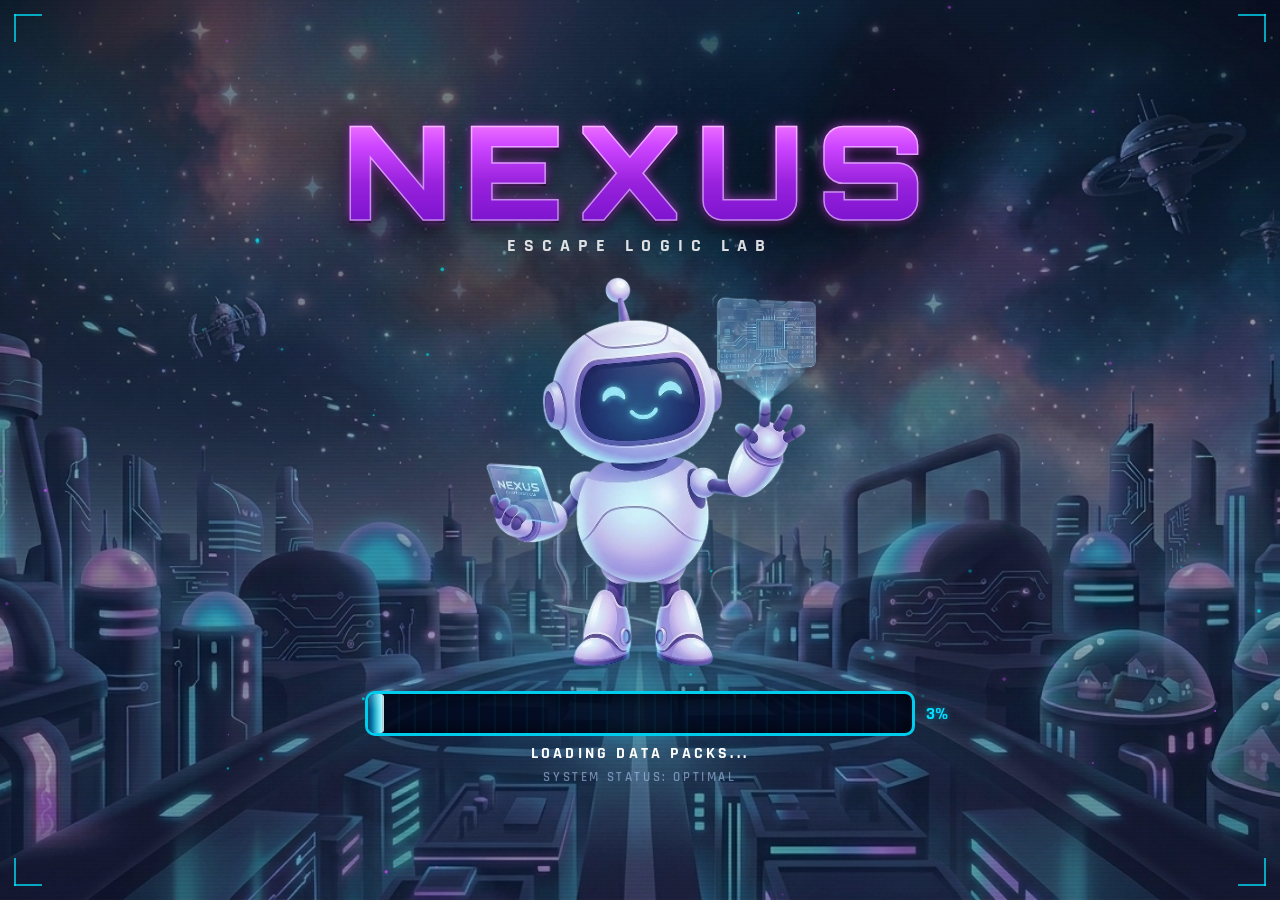
<file: index.html>
<!DOCTYPE html>
<html lang="id">

<head>
  <meta charset="UTF-8" />
  <meta name="viewport" content="width=device-width, initial-scale=1.0" />
  <title>NEXUS – Escape Logic Lab</title>
  <link rel="stylesheet" href="style.css" />
  <link rel="stylesheet" href="global.css"/>
</head>

<body>


  <div id="splash">  
    <div id="bg-layer"></div>
    <canvas id="particles"></canvas>
    <div id="scanlines"></div>

    <!-- sudut HUD -->
    <div class="corner tl"></div>
    <div class="corner tr"></div>
    <div class="corner bl"></div>
    <div class="corner br"></div>

    <div id="content">

      <!-- ══ JUDUL ══ -->
      <div id="title-wrap">
        <h1 id="title-nexus" data-text="NEXUS">NEXUS</h1>
        <p id="title-sub">ESCAPE LOGIC LAB</p>
      </div>

      <!-- ══ ROBOT ══ -->
      <div id="robot-wrap">
        <div id="robot-halo"></div>
        <img id="robot-img" src="image/kar.png" alt="NEXUS Robot" />
        <div id="robot-platform"></div>
      </div>

      <!-- ══ LOADING ══ -->
      <div id="loading-section">

        <div class="bar-row">
          <div class="bar-track">
            <!-- segmen grid -->
            <div class="bar-segments"></div>
            <!-- fill -->
            <div id="bar-fill">
              <div id="bar-shine"></div>
            </div>
          </div>
          <span id="percent-label">0%</span>
        </div>

        <div id="status-line">
          <span id="loading-text">LOADING DATA PACKS...</span>
          <span id="system-text">SYSTEM STATUS: OPTIMAL</span>
        </div>

      </div>
    </div>
  </div>

  <script src="script.js"></script>
</body>

</html>
</file>
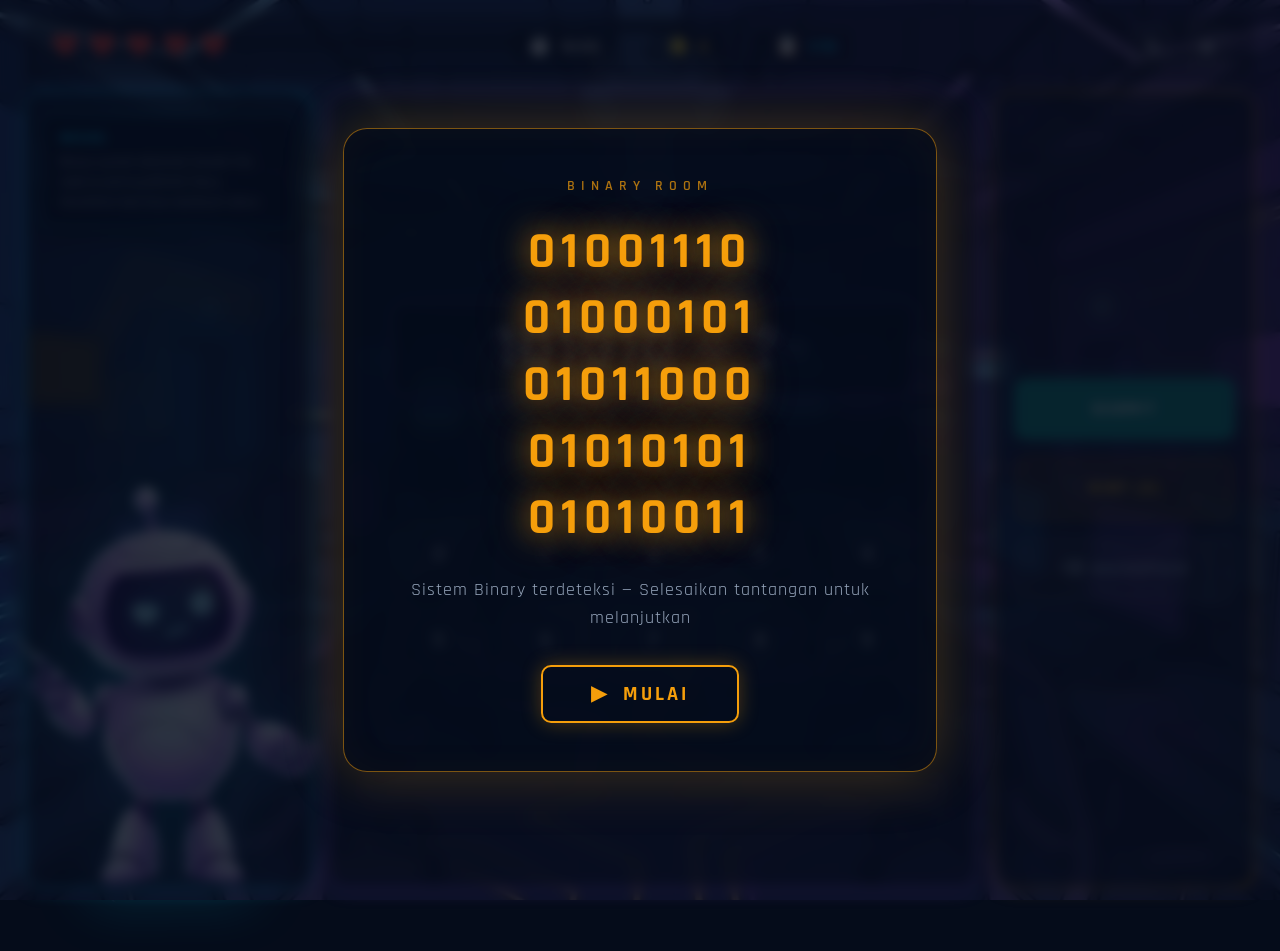
<file: binary.html>
<!DOCTYPE html>
<html lang="id">

<head>
    <meta charset="UTF-8">
    <meta name="viewport" content="width=device-width, initial-scale=1.0">
    <title>Nexus Escape Logic Lab - Binary Room</title>
    <link rel="preconnect" href="https://fonts.googleapis.com">
    <link href="https://fonts.googleapis.com/css2?family=Rajdhani:wght@500;600;700&display=swap" rel="stylesheet">
    <link rel="stylesheet" href="binary.css">
    <link rel="stylesheet" href="global.css"/>
</head>

<body>

    <div class="game-container">
        <header>
            <div class="lives" id="lives-display"></div>
            <div class="stats">
                <div class="stat-item">
                    <span class="stat-icon">⏱️</span>
                    <span id="timer">10:00</span>
                </div>
                <div class="stat-item">
                    <span class="stat-icon">⭐</span>
                    <span id="score">0</span>
                </div>
                <div class="stat-item">
                    <span class="stat-icon">📋</span>
                    <span id="question-counter">1/5</span>
                </div>
            </div>
            <div class="header-actions">
                <button title="Restart" onclick="restartGame()">↻</button>
                <button title="Settings" onclick="openSettings()">⚙</button>
            </div>
        </header>

        <div class="main-content">
            <div class="left-panel">
                <div class="dialog-box">
                    <div class="dialog-title">NEXUS:</div>
                    <div class="dialog-text" id="nexus-dialog">Binary system detected. Convert the code to continue.
                    </div>
                </div>
                <img src="image/rbtbinary.png" alt="Nexus Robot" class="robot-img">
            </div>

            <div class="center-panel">
                <div class="question" id="question-display"></div>
                <div class="answer-box" id="answer-display">_Jawaban di sini</div>
                <div class="hint-display" id="hint-display"></div>
                <div class="numpad">
                    <button onclick="inputNumber(0)">0</button>
                    <button onclick="inputNumber(1)">1</button>
                    <button onclick="inputNumber(2)">2</button>
                    <button onclick="inputNumber(3)">3</button>
                    <button onclick="inputNumber(4)">4</button>
                    <button onclick="inputNumber(5)">5</button>
                    <button onclick="inputNumber(6)">6</button>
                    <button onclick="inputNumber(7)">7</button>
                    <button onclick="inputNumber(8)">8</button>
                    <button onclick="inputNumber(9)">9</button>
                </div>
            </div>

            <div class="right-panel">
                <button class="action-btn btn-submit" onclick="checkAnswer()">SUBMIT</button>
                <button class="action-btn btn-hint" id="hint-btn" onclick="useHint()">HINT (<span
                        id="hint-count">3</span>)</button>
                <button class="action-btn btn-secondary" onclick="backspaceAnswer()">⌫ BACKSPACE</button>
            </div>
        </div>
    </div>



    <!-- Opening Overlay — di atas game -->
    <div id="opening-screen" class="opening-screen">
        <div class="opening-content">
            <div class="opening-room-label">BINARY ROOM</div>
            <div class="opening-title">01001110<br>01000101<br>01011000<br>01010101<br>01010011</div>
            <div class="opening-sub">Sistem Binary terdeteksi — Selesaikan tantangan untuk melanjutkan</div>
            <button class="opening-btn" onclick="startGame()">▶ &nbsp;MULAI</button>
        </div>
    </div>

    <!-- MODALS -->
    <div id="modal-overlay" class="modal-overlay hidden">

        <div id="modal-success" class="modal-compact box-success hidden">
            <div class="modal-label text-green">BERHASIL</div>
            <div class="modal-row">
                <div class="modal-row-text">
                    <p class="modal-desc">Good job!<br>Kamu mendapatkan Digital Key!</p>
                    <div class="score-gain" id="score-gain-text">+200 poin</div>
                    <button class="modal-btn modal-btn-green" onclick="nextQuestionOrTransition()">LANJUT ▶</button>
                </div>
                <img src="image/bnr.png" alt="Berhasil" class="modal-img-side">
            </div>
        </div>

        <div id="modal-fail" class="modal-compact box-fail hidden">
            <div class="modal-label text-red">GAGAL</div>
            <div class="modal-row">
                <div class="modal-row-text">
                    <p class="modal-desc" id="fail-desc">Incorrect input detected.<br>Coba lagi!</p>
                    <button class="modal-btn modal-btn-gray" onclick="closeModal()">COBA LAGI</button>
                </div>
                <img src="image/slh.png" alt="Salah" class="modal-img-side">
            </div>
        </div>

        <div id="modal-transition" class="modal-box box-transition hidden">
            <div class="door-container">
                <img src="image/sukses.png" alt="Pintu Terbuka" class="modal-img-door">
            </div>
            <h2 class="modal-title text-cyan mt-20">ACCESS GRANTED</h2>
            <p class="modal-desc">Pintu terbuka ke stage berikutnya...</p>
            <div class="transition-btn-group">
                <button class="modal-btn modal-btn-cyan" onclick="goToNextRoom()">LANJUT KE DECIMAL ROOM ▶</button>
                <button class="modal-btn modal-btn-outline" onclick="goToOpening()">↩ KEMBALI KE LOBBY</button>
            </div>
        </div>

        <div id="modal-gameover" class="modal-box box-gameover hidden">
            <h2 class="modal-title text-red">SYSTEM FAILURE</h2>
            <p class="modal-desc">Nyawa kamu habis.<br>Laboratory permanently locked.</p>
            <div class="modal-icon">
                <img src="image/ggl.png" alt="Game Over" class="modal-img">
            </div>
            <button class="modal-btn modal-btn-red mt-20" onclick="goToOpening()">KEMBALI KE LOBBY</button>
        </div>

        <!-- Use Key Modal -->
        <div id="modal-usekey" class="modal-box box-usekey hidden">
            <div class="usekey-top">
                <div class="usekey-icon">🗝️</div>
                <div class="usekey-key-count">
                    x<span id="usekey-count">1</span>
                </div>
            </div>
            <h2 class="modal-title text-cyan" style="margin-bottom:12px">KUNCI DITEMUKAN!</h2>
            <p class="usekey-narasi">
                Selamat! Kamu berhasil menyelesaikan <strong>Binary Room</strong>.<br><br>
                Nexus mendeteksi sebuah <span class="text-cyan">Digital Key</span> di sakumu.<br>
                Gunakan kunci ini untuk membuka pintu ke <strong>Decimal Room</strong>.
            </p>
            <button class="modal-btn modal-btn-cyan mt-20 usekey-btn" onclick="useKeyAndProceed()">
                🗝️ &nbsp;GUNAKAN KUNCI
            </button>
        </div>

        <!-- Settings Modal -->
        <div id="modal-settings" class="modal-box box-settings hidden">
            <div class="settings-header">
                <h2 class="modal-title text-cyan" style="margin:0">⚙ SETTINGS</h2>
                <button class="settings-close" onclick="closeSettings()">✕</button>
            </div>

            <div class="settings-section">
                <div class="settings-label">🎵 Background Music</div>
                <div class="settings-row">
                    <button class="toggle-btn" id="toggle-music" onclick="toggleMusic()">ON</button>
                    <div class="volume-wrap">
                        <span class="vol-icon">🔊</span>
                        <input type="range" id="vol-music" min="0" max="100" value="40"
                            oninput="setMusicVolume(this.value)" class="vol-slider">
                        <span class="vol-value" id="vol-music-val">40</span>
                    </div>
                </div>
            </div>

            <div class="settings-section">
                <div class="settings-label">🔔 Efek Suara</div>
                <div class="settings-row">
                    <button class="toggle-btn" id="toggle-sfx" onclick="toggleSfx()">ON</button>
                    <div class="volume-wrap">
                        <span class="vol-icon">🔊</span>
                        <input type="range" id="vol-sfx" min="0" max="100" value="70" oninput="setSfxVolume(this.value)"
                            class="vol-slider">
                        <span class="vol-value" id="vol-sfx-val">70</span>
                    </div>
                </div>
            </div>

            <div class="settings-section">
                <div class="settings-label">🌐 Bahasa / Language</div>
                <div class="settings-row lang-row">
                    <button class="lang-btn active" id="lang-id" onclick="setLanguage('id')">🇮🇩 Indonesia</button>
                    <button class="lang-btn" id="lang-en" onclick="setLanguage('en')">🇬🇧 English</button>
                </div>
            </div>

            <button class="modal-btn modal-btn-cyan mt-20" onclick="closeSettings()">SIMPAN & TUTUP</button>
        </div>

    </div>

    <script src="binary.js"></script>

</body>

</html>
</file>
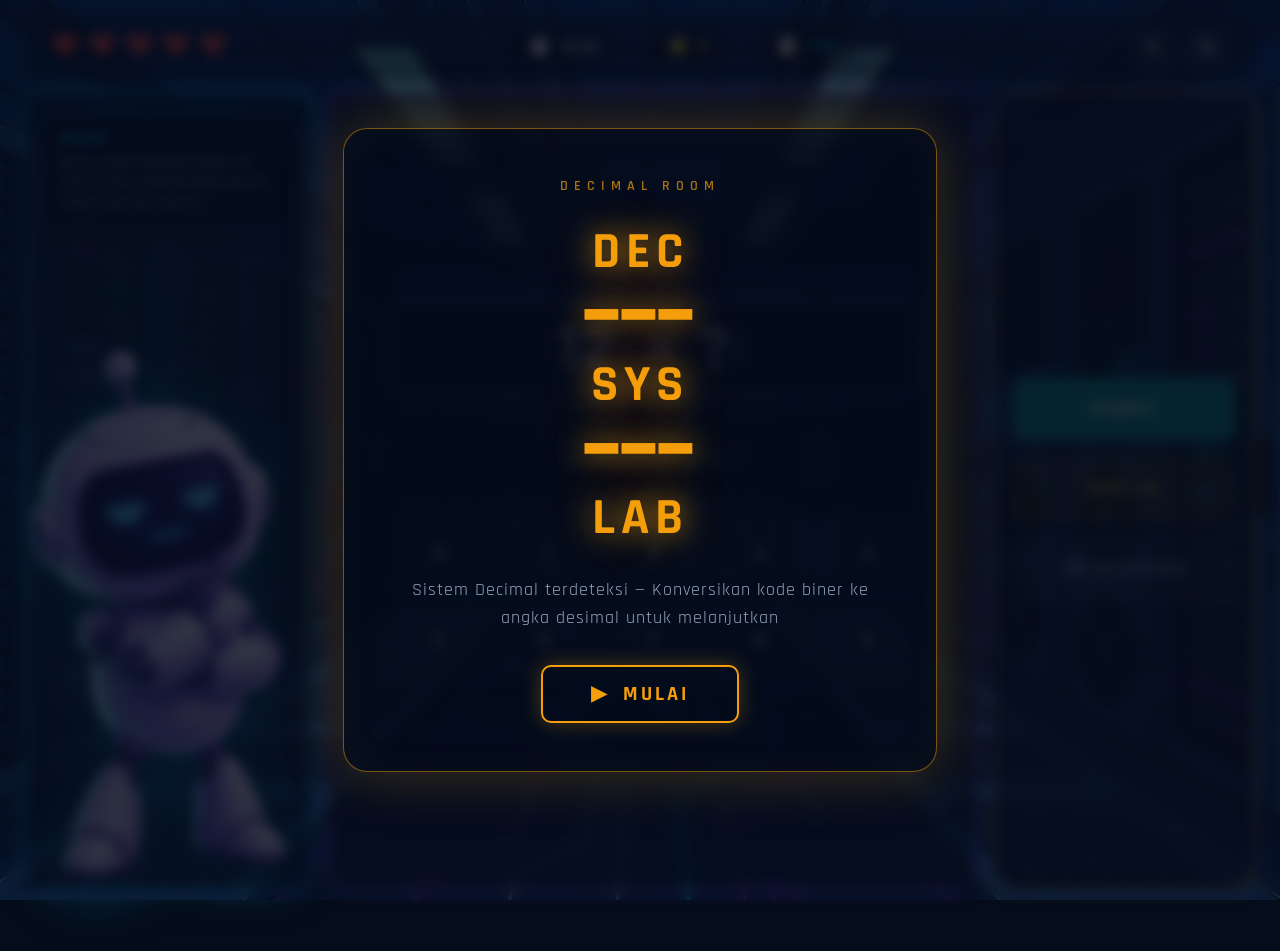
<file: decimal.html>
<!DOCTYPE html>
<html lang="id">

<head>
    <meta charset="UTF-8">
    <meta name="viewport" content="width=device-width, initial-scale=1.0">
    <title>Nexus Escape Logic Lab - Decimal Room</title>
    <link rel="preconnect" href="https://fonts.googleapis.com">
    <link href="https://fonts.googleapis.com/css2?family=Rajdhani:wght@500;600;700&display=swap" rel="stylesheet">
    <link rel="stylesheet" href="decimal.css">
    <link rel="stylesheet" href="global.css"/>
</head>

<body>

    <div class="game-container">
        <header>
            <div class="lives" id="lives-display"></div>
            <div class="stats">
                <div class="stat-item">
                    <span class="stat-icon">⏱️</span>
                    <span id="timer">10:00</span>
                </div>
                <div class="stat-item">
                    <span class="stat-icon">⭐</span>
                    <span id="score">0</span>
                </div>
                <div class="stat-item">
                    <span class="stat-icon">📋</span>
                    <span id="question-counter">1/10</span>
                </div>
            </div>
            <div class="header-actions">
                <button title="Restart" onclick="restartGame()">↻</button>
                <button title="Settings" onclick="openSettings()">⚙</button>
            </div>
        </header>

        <div class="main-content">
            <div class="left-panel">
                <div class="dialog-box">
                    <div class="dialog-title">NEXUS:</div>
                    <div class="dialog-text" id="nexus-dialog">Decimal system detected. Convert the binary code to
                        continue.</div>
                </div>
                <img src="image/rbtdecimal.png" alt="Nexus Robot" class="robot-img">
            </div>

            <div class="center-panel">
                <div class="question" id="question-display"></div>
                <div class="answer-box" id="answer-display">_Jawaban di sini</div>
                <div class="hint-display" id="hint-display"></div>
                <div class="numpad">
                    <button onclick="inputNumber(0)">0</button>
                    <button onclick="inputNumber(1)">1</button>
                    <button onclick="inputNumber(2)">2</button>
                    <button onclick="inputNumber(3)">3</button>
                    <button onclick="inputNumber(4)">4</button>
                    <button onclick="inputNumber(5)">5</button>
                    <button onclick="inputNumber(6)">6</button>
                    <button onclick="inputNumber(7)">7</button>
                    <button onclick="inputNumber(8)">8</button>
                    <button onclick="inputNumber(9)">9</button>
                </div>
            </div>

            <div class="right-panel">
                <button class="action-btn btn-submit" onclick="checkAnswer()">SUBMIT</button>
                <button class="action-btn btn-hint" id="hint-btn" onclick="useHint()">HINT (<span
                        id="hint-count">3</span>)</button>
                <button class="action-btn btn-secondary" onclick="backspaceAnswer()">⌫ BACKSPACE</button>
            </div>
        </div>
    </div>

    <!-- Opening Overlay -->
    <div id="opening-screen" class="opening-screen">
        <div class="opening-content">
            <div class="opening-room-label">DECIMAL ROOM</div>
            <div class="opening-title">DEC<br>━━━<br>SYS<br>━━━<br>LAB</div>
            <div class="opening-sub">Sistem Decimal terdeteksi — Konversikan kode biner ke angka desimal untuk
                melanjutkan</div>
            <button class="opening-btn" onclick="startGame()">▶ &nbsp;MULAI</button>
        </div>
    </div>

    <!-- MODALS -->
    <div id="modal-overlay" class="modal-overlay hidden">

        <div id="modal-success" class="modal-compact box-success hidden">
            <div class="modal-label text-green">BERHASIL</div>
            <div class="modal-row">
                <div class="modal-row-text">
                    <p class="modal-desc">Good job!<br>Kamu mendapatkan Digital Key!</p>
                    <div class="score-gain" id="score-gain-text">+200 poin</div>
                    <button class="modal-btn modal-btn-green" onclick="nextQuestionOrTransition()">LANJUT ▶</button>
                </div>
                <img src="image/bnr.png" alt="Berhasil" class="modal-img-side">
            </div>
        </div>

        <div id="modal-fail" class="modal-compact box-fail hidden">
            <div class="modal-label text-red">GAGAL</div>
            <div class="modal-row">
                <div class="modal-row-text">
                    <p class="modal-desc" id="fail-desc">Incorrect input detected.<br>Coba lagi!</p>
                    <button class="modal-btn modal-btn-gray" onclick="closeModal()">COBA LAGI</button>
                </div>
                <img src="image/slh.png" alt="Salah" class="modal-img-side">
            </div>
        </div>

        <div id="modal-transition" class="modal-box box-transition hidden">
            <div class="door-container">
                <img src="image/sukses.png" alt="Pintu Terbuka" class="modal-img-door">
            </div>
            <h2 class="modal-title text-green mt-20">ACCESS GRANTED</h2>
            <p class="modal-desc">Pintu terbuka ke stage berikutnya...</p>
            <div class="transition-btn-group">
                <button class="modal-btn modal-btn-green" onclick="goToNextRoom()">LANJUT ▶</button>
                <button class="modal-btn modal-btn-outline" onclick="goToOpening()">↩ KEMBALI</button>
            </div>
        </div>

        <div id="modal-gameover" class="modal-box box-gameover hidden">
            <h2 class="modal-title text-red">SYSTEM FAILURE</h2>
            <p class="modal-desc">Nyawa kamu habis.<br>Laboratory permanently locked.</p>
            <div class="modal-icon">
                <img src="image/ggl.png" alt="Game Over" class="modal-img">
            </div>
            <button class="modal-btn modal-btn-red mt-20" onclick="goToOpening()">KEMBALI</button>
        </div>

        <!-- Use Key Modal -->
        <div id="modal-usekey" class="modal-box box-usekey hidden">
            <div class="usekey-top">
                <div class="usekey-icon">🗝️</div>
                <div class="usekey-key-count">
                    x<span id="usekey-count">1</span>
                </div>
            </div>
            <h2 class="modal-title text-green" style="margin-bottom:12px">KUNCI DITEMUKAN!</h2>
            <p class="usekey-narasi">
                Selamat! Kamu berhasil menyelesaikan <strong>Decimal Room</strong>.<br><br>
                Nexus mendeteksi sebuah <span class="text-green">Digital Key</span> di sakumu.<br>
                Gunakan kunci ini untuk membuka pintu ke <strong>Octal Room</strong>.
            </p>
            <button class="modal-btn modal-btn-green mt-20 usekey-btn" onclick="useKeyAndProceed()">
                🗝️ &nbsp;GUNAKAN KUNCI
            </button>
        </div>

        <!-- Settings Modal -->
        <div id="modal-settings" class="modal-box box-settings hidden">
            <div class="settings-header">
                <h2 class="modal-title text-green" style="margin:0">⚙ SETTINGS</h2>
                <button class="settings-close" onclick="closeSettings()">✕</button>
            </div>

            <div class="settings-section">
                <div class="settings-label">🎵 Background Music</div>
                <div class="settings-row">
                    <button class="toggle-btn" id="toggle-music" onclick="toggleMusic()">ON</button>
                    <div class="volume-wrap">
                        <span class="vol-icon">🔊</span>
                        <input type="range" id="vol-music" min="0" max="100" value="40"
                            oninput="setMusicVolume(this.value)" class="vol-slider">
                        <span class="vol-value" id="vol-music-val">40</span>
                    </div>
                </div>
            </div>

            <div class="settings-section">
                <div class="settings-label">🔔 Efek Suara</div>
                <div class="settings-row">
                    <button class="toggle-btn" id="toggle-sfx" onclick="toggleSfx()">ON</button>
                    <div class="volume-wrap">
                        <span class="vol-icon">🔊</span>
                        <input type="range" id="vol-sfx" min="0" max="100" value="70" oninput="setSfxVolume(this.value)"
                            class="vol-slider">
                        <span class="vol-value" id="vol-sfx-val">70</span>
                    </div>
                </div>
            </div>

            <div class="settings-section">
                <div class="settings-label">🌐 Bahasa / Language</div>
                <div class="settings-row lang-row">
                    <button class="lang-btn active" id="lang-id" onclick="setLanguage('id')">🇮🇩 Indonesia</button>
                    <button class="lang-btn" id="lang-en" onclick="setLanguage('en')">🇬🇧 English</button>
                </div>
            </div>

            <button class="modal-btn modal-btn-green mt-20" onclick="closeSettings()">SIMPAN & TUTUP</button>
        </div>

    </div>

    <script src="decimal.js"></script>

</body>

</html>
</file>
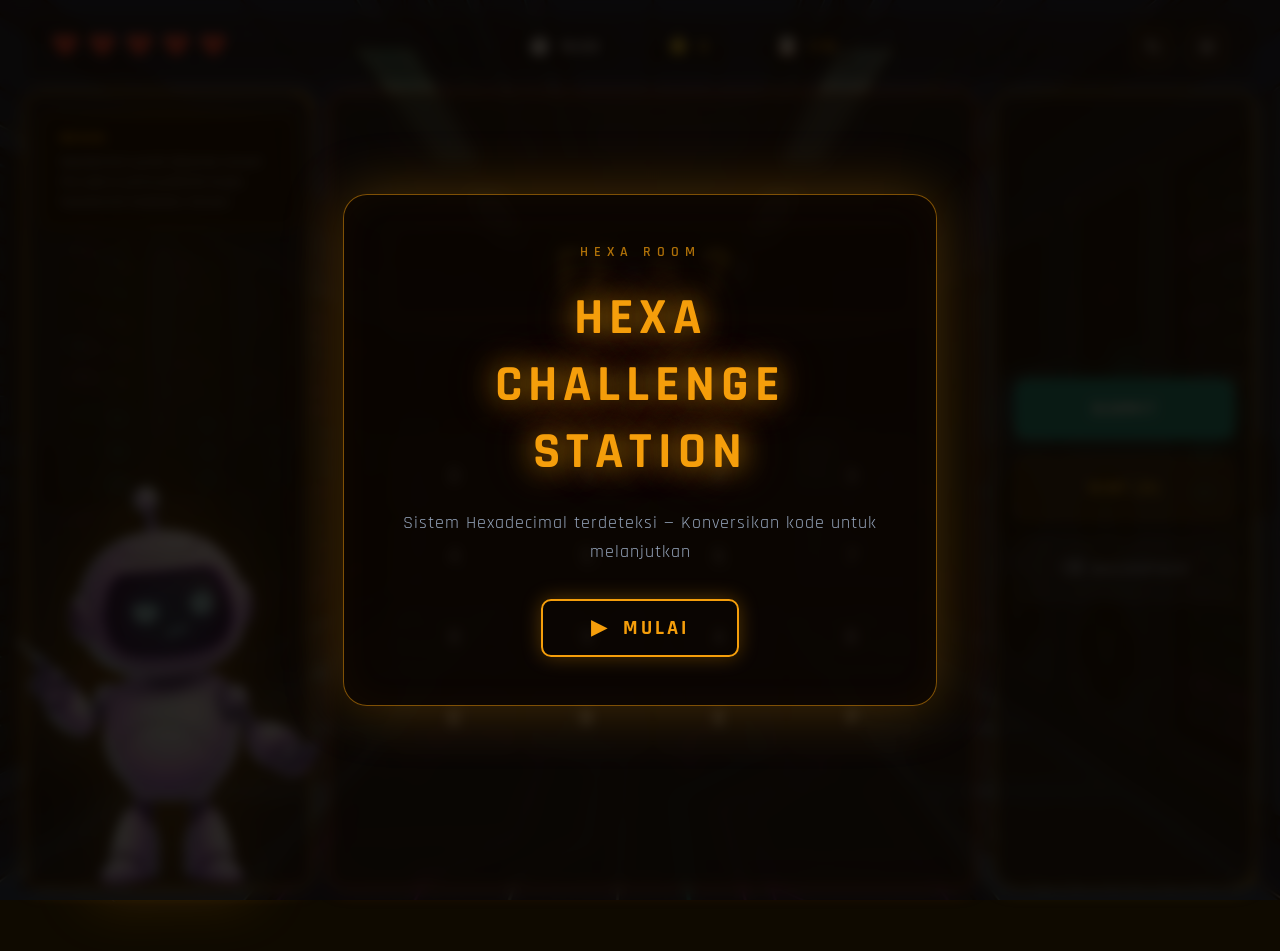
<file: hexa.html>
<!DOCTYPE html>
<html lang="id">

<head>
    <meta charset="UTF-8">
    <meta name="viewport" content="width=device-width, initial-scale= .0">
    <title>Nexus Escape Logic Lab - Hexa Room</title>
    <link rel="preconnect" href="https://fonts.googleapis.com">
    <link href="https://fonts.googleapis.com/css2?family=Rajdhani:wght@500;600;700&display=swap" rel="stylesheet">
    <link rel="stylesheet" href="global.css"/>
    <link rel="stylesheet" href="hexa.css">
</head>

<body>

    <div class="game-container">
        <header>
            <div class="lives" id="lives-display"></div>
            <div class="stats">
                <div class="stat-item">
                    <span class="stat-icon">⏱️</span>
                    <span id="timer">10:00</span>
                </div>
                <div class="stat-item">
                    <span class="stat-icon">⭐</span>
                    <span id="score">0</span>
                </div>
                <div class="stat-item">
                    <span class="stat-icon">📋</span>
                    <span id="question-counter">1/10</span>
                </div>
            </div>
            <div class="header-actions">
                <button title="Restart" onclick="restartGame()">↻</button>
                <button title="Settings" onclick="openSettings()">⚙</button>
            </div>
        </header>

        <div class="main-content">
            <div class="left-panel">
                <div class="dialog-box">
                    <div class="dialog-title">NEXUS:</div>
                    <div class="dialog-text" id="nexus-dialog">Hexadecimal system detected. Convert the code to
                        continue.
                    </div>
                </div>
                <img src="image/rbtbinary.png" alt="Nexus Robot" class="robot-img">
            </div>

            <div class="center-panel">
                <div class="question" id="question-display"></div>
                <div class="answer-box" id="answer-display">_Jawaban di sini</div>
                <div class="hint-display" id="hint-display"></div>
                <div class="numpad">
                    <button onclick="inputNumber('0')">0</button>
                    <button onclick="inputNumber('1')">1</button>
                    <button onclick="inputNumber('2')">2</button>
                    <button onclick="inputNumber('3')">3</button>
                    <button onclick="inputNumber('4')">4</button>
                    <button onclick="inputNumber('5')">5</button>
                    <button onclick="inputNumber('6')">6</button>
                    <button onclick="inputNumber('7')">7</button>
                    <button onclick="inputNumber('8')">8</button>
                    <button onclick="inputNumber('9')">9</button>
                    <button onclick="inputNumber('A')">A</button>
                    <button onclick="inputNumber('B')">B</button>
                    <button onclick="inputNumber('C')">C</button>
                    <button onclick="inputNumber('D')">D</button>
                    <button onclick="inputNumber('E')">E</button>
                    <button onclick="inputNumber('F')">F</button>
                </div>
            </div>

            <div class="right-panel">
                <button class="action-btn btn-submit" onclick="checkAnswer()">SUBMIT</button>
                <button class="action-btn btn-hint" id="hint-btn" onclick="useHint()">HINT (<span
                        id="hint-count">3</span>)</button>
                <button class="action-btn btn-secondary" onclick="backspaceAnswer()">⌫ BACKSPACE</button>
            </div>
        </div>
    </div>

    <!-- Opening Overlay -->
    <div id="opening-screen" class="opening-screen">
        <div class="opening-content">
            <div class="opening-room-label">HEXA ROOM</div>
            <div class="opening-title">HEXA<br>CHALLENGE<br>STATION</div>
            <div class="opening-sub">Sistem Hexadecimal terdeteksi — Konversikan kode untuk melanjutkan</div>
            <button class="opening-btn" onclick="startGame()">▶ &nbsp;MULAI</button>
        </div>
    </div>

    <!-- MODALS -->
    <div id="modal-overlay" class="modal-overlay hidden">

        <div id="modal-success" class="modal-compact box-success hidden">
            <div class="modal-label text-green">BERHASIL</div>
            <div class="modal-row">
                <div class="modal-row-text">
                    <p class="modal-desc">Good job!<br>Kamu mendapatkan Digital Key!</p>
                    <div class="score-gain" id="score-gain-text">+200 poin</div>
                    <button class="modal-btn modal-btn-green" onclick="nextQuestionOrTransition()">LANJUT ▶</button>
                </div>
                <img src="image/bnr.png" alt="Berhasil" class="modal-img-side">
            </div>
        </div>

        <div id="modal-fail" class="modal-compact box-fail hidden">
            <div class="modal-label text-red">GAGAL</div>
            <div class="modal-row">
                <div class="modal-row-text">
                    <p class="modal-desc" id="fail-desc">Incorrect input detected.<br>Coba lagi!</p>
                    <button class="modal-btn modal-btn-gray" onclick="closeModal()">COBA LAGI</button>
                </div>
                <img src="image/slh.png" alt="Salah" class="modal-img-side">
            </div>
        </div>

        <div id="modal-transition" class="modal-box box-transition hidden">
            <div class="door-container">
                <img src="image/sukses.png" alt="Pintu Terbuka" class="modal-img-door">
            </div>
            <h2 class="modal-title text-amber mt-20">ACCESS GRANTED</h2>
            <p class="modal-desc">Pintu terbuka ke stage berikutnya...</p>
            <div class="transition-btn-group">
                <button class="modal-btn modal-btn-amber" onclick="goToNextRoom()">LANJUT KE ROOM BERIKUTNYA ▶</button>
                <button class="modal-btn modal-btn-outline" onclick="goToOpening()">↩ KEMBALI KE LOBBY</button>
            </div>
        </div>

        <div id="modal-gameover" class="modal-box box-gameover hidden">
            <h2 class="modal-title text-red">SYSTEM FAILURE</h2>
            <p class="modal-desc">Nyawa kamu habis.<br>Laboratory permanently locked.</p>
            <div class="modal-icon">
                <img src="image/ggl.png" alt="Game Over" class="modal-img">
            </div>
            <button class="modal-btn modal-btn-red mt-20" onclick="goToOpening()">KEMBALI KE LOBBY</button>
        </div>

        <!-- Use Key Modal -->
        <div id="modal-usekey" class="modal-box box-usekey hidden">
            <div class="usekey-top">
                <div class="usekey-icon">🗝️</div>
                <div class="usekey-key-count">
                    x<span id="usekey-count">1</span>
                </div>
            </div>
            <h2 class="modal-title text-amber" style="margin-bottom:12px">KUNCI DITEMUKAN!</h2>
            <p class="usekey-narasi">
                Selamat! Kamu berhasil menyelesaikan <strong>Hexa Room</strong>.<br><br>
                Nexus mendeteksi sebuah <span class="text-amber">Digital Key</span> di sakumu.<br>
                Gunakan kunci ini untuk membuka pintu ke room berikutnya.
            </p>
            <button class="modal-btn modal-btn-amber mt-20 usekey-btn" onclick="useKeyAndProceed()">
                🗝️ &nbsp;GUNAKAN KUNCI
            </button>
        </div>

        <!-- Settings Modal -->
        <div id="modal-settings" class="modal-box box-settings hidden">
            <div class="settings-header">
                <h2 class="modal-title text-amber" style="margin:0">⚙ SETTINGS</h2>
                <button class="settings-close" onclick="closeSettings()">✕</button>
            </div>

            <div class="settings-section">
                <div class="settings-label">🎵 Background Music</div>
                <div class="settings-row">
                    <button class="toggle-btn" id="toggle-music" onclick="toggleMusic()">ON</button>
                    <div class="volume-wrap">
                        <span class="vol-icon">🔊</span>
                        <input type="range" id="vol-music" min="0" max="100" value="40"
                            oninput="setMusicVolume(this.value)" class="vol-slider">
                        <span class="vol-value" id="vol-music-val">40</span>
                    </div>
                </div>
            </div>

            <div class="settings-section">
                <div class="settings-label">🔔 Efek Suara</div>
                <div class="settings-row">
                    <button class="toggle-btn" id="toggle-sfx" onclick="toggleSfx()">ON</button>
                    <div class="volume-wrap">
                        <span class="vol-icon">🔊</span>
                        <input type="range" id="vol-sfx" min="0" max="100" value="70" oninput="setSfxVolume(this.value)"
                            class="vol-slider">
                        <span class="vol-value" id="vol-sfx-val">70</span>
                    </div>
                </div>
            </div>

            <div class="settings-section">
                <div class="settings-label">🌐 Bahasa / Language</div>
                <div class="settings-row lang-row">
                    <button class="lang-btn active" id="lang-id" onclick="setLanguage('id')">🇮🇩 Indonesia</button>
                    <button class="lang-btn" id="lang-en" onclick="setLanguage('en')">🇬🇧 English</button>
                </div>
            </div>

            <button class="modal-btn modal-btn-amber mt-20" onclick="closeSettings()">SIMPAN & TUTUP</button>
        </div>

    </div>

    <script src="hexa.js"></script>

    <!-- Cinematic Transition Overlay -->
    <div id="page-transition" class="page-transition">
        <div class="transition-content">
            <div class="transition-glitch">ACCESS GRANTED</div>
            <div class="transition-sub">LOADING NEXT ROOM...</div>
            <div class="transition-bar-wrap">
                <div class="transition-bar-fill" id="transition-bar-fill"></div>
            </div>
        </div>
    </div>

</body>

</html>
</file>
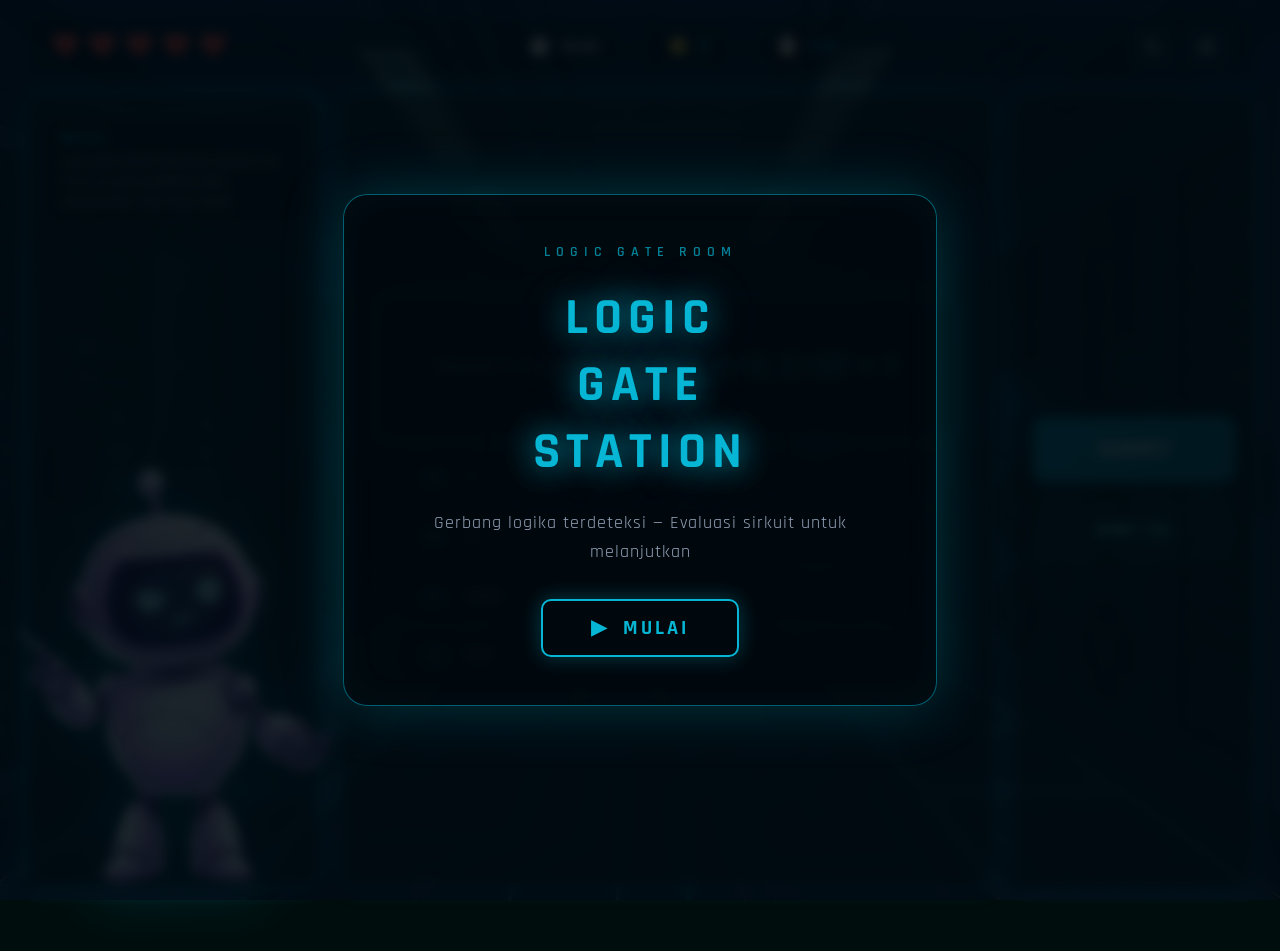
<file: logic.html>
<!DOCTYPE html>
<html lang="id">

<head>
    <meta charset="UTF-8">
    <meta name="viewport" content="width=device-width, initial-scale=1.0">
    <title>Nexus Escape Logic Lab - Logic Gate Room</title>
    <link rel="preconnect" href="https://fonts.googleapis.com">
    <link href="https://fonts.googleapis.com/css2?family=Rajdhani:wght@500;600;700&display=swap" rel="stylesheet">
    <link rel="stylesheet" href="logic.css">
    <link rel="stylesheet" href="global.css"/>
</head>

<body>

    <div class="game-container">
        <header>
            <div class="lives" id="lives-display"></div>
            <div class="stats">
                <div class="stat-item">
                    <span class="stat-icon">⏱️</span>
                    <span id="timer">10:00</span>
                </div>
                <div class="stat-item">
                    <span class="stat-icon">⭐</span>
                    <span id="score">0</span>
                </div>
                <div class="stat-item">
                    <span class="stat-icon">📋</span>
                    <span id="question-counter">1/10</span>
                </div>
            </div>
            <div class="header-actions">
                <button title="Restart" onclick="restartGame()">↻</button>
                <button title="Settings" onclick="openSettings()">⚙</button>
            </div>
        </header>

        <div class="main-content">
            <div class="left-panel">
                <div class="dialog-box">
                    <div class="dialog-title">NEXUS:</div>
                    <div class="dialog-text" id="nexus-dialog">Logic gate system detected. Evaluate the circuit to
                        continue.</div>
                </div>
                <img src="image/rbtbinary.png" alt="Nexus Robot" class="robot-img">
            </div>

            <div class="center-panel">
                <div class="question" id="question-display"></div>
                <div class="hint-display" id="hint-display"></div>
                <div class="numpad" id="choices-container">
                    <!-- Diisi dinamis oleh JS -->
                </div>
            </div>

            <div class="right-panel">
                <button class="action-btn btn-submit" onclick="checkAnswer()">SUBMIT</button>
                <button class="action-btn btn-hint" id="hint-btn" onclick="useHint()">HINT (<span
                        id="hint-count">3</span>)</button>
            </div>
        </div>
    </div>

    <!-- Opening Overlay -->
    <div id="opening-screen" class="opening-screen">
        <div class="opening-content">
            <div class="opening-room-label">LOGIC GATE ROOM</div>
            <div class="opening-title">LOGIC<br>GATE<br>STATION</div>
            <div class="opening-sub">Gerbang logika terdeteksi — Evaluasi sirkuit untuk melanjutkan</div>
            <button class="opening-btn" onclick="startGame()">▶ &nbsp;MULAI</button>
        </div>
    </div>

    <!-- MODALS -->
    <div id="modal-overlay" class="modal-overlay hidden">

        <div id="modal-success" class="modal-compact box-success hidden">
            <div class="modal-label text-green">BERHASIL</div>
            <div class="modal-row">
                <div class="modal-row-text">
                    <p class="modal-desc">Good job!<br>Kamu mendapatkan Digital Key!</p>
                    <div class="score-gain" id="score-gain-text">+200 poin</div>
                    <button class="modal-btn modal-btn-green" onclick="nextQuestionOrTransition()">LANJUT ▶</button>
                </div>
                <img src="image/bnr.png" alt="Berhasil" class="modal-img-side">
            </div>
        </div>

        <div id="modal-fail" class="modal-compact box-fail hidden">
            <div class="modal-label text-red">GAGAL</div>
            <div class="modal-row">
                <div class="modal-row-text">
                    <p class="modal-desc" id="fail-desc">Incorrect input detected.<br>Coba lagi!</p>
                    <div class="score-lose">-500 poin</div>
                    <button class="modal-btn modal-btn-gray" onclick="closeModal()">COBA LAGI</button>
                </div>
                <img src="image/slh.png" alt="Salah" class="modal-img-side">
            </div>
        </div>

        <div id="modal-transition" class="modal-box box-transition hidden">
            <div class="door-container">
                <img src="image/sukses.png" alt="Pintu Terbuka" class="modal-img-door">
            </div>
            <h2 class="modal-title text-amber mt-20">ACCESS GRANTED</h2>
            <p class="modal-desc">Pintu terbuka ke stage berikutnya...</p>
            <div class="transition-btn-group">
                <button class="modal-btn modal-btn-amber" onclick="goToNextRoom()">LANJUT KE ROOM BERIKUTNYA ▶</button>
                <button class="modal-btn modal-btn-outline" onclick="goToOpening()">↩ KEMBALI KE LOBBY</button>
            </div>
        </div>

        <div id="modal-gameover" class="modal-box box-gameover hidden">
            <h2 class="modal-title text-red">SYSTEM FAILURE</h2>
            <p class="modal-desc">Nyawa kamu habis.<br>Laboratory permanently locked.</p>
            <div class="modal-icon">
                <img src="image/ggl.png" alt="Game Over" class="modal-img">
            </div>
            <button class="modal-btn modal-btn-red mt-20" onclick="goToOpening()">KEMBALI KE LOBBY</button>
        </div>

        <!-- Use Key Modal -->
        <div id="modal-usekey" class="modal-box box-usekey hidden">
            <div class="usekey-top">
                <div class="usekey-icon">🗝️</div>
                <div class="usekey-key-count">
                    x<span id="usekey-count">1</span>
                </div>
            </div>
            <h2 class="modal-title text-amber" style="margin-bottom:12px">KUNCI DITEMUKAN!</h2>
            <p class="usekey-narasi">
                Selamat! Kamu berhasil menyelesaikan <strong>Logic Gate Room</strong>.<br><br>
                Nexus mendeteksi sebuah <span class="text-amber">Digital Key</span> di sakumu.<br>
                Gunakan kunci ini untuk membuka pintu ke room berikutnya.
            </p>
            <button class="modal-btn modal-btn-amber mt-20 usekey-btn" onclick="useKeyAndProceed()">
                🗝️ &nbsp;GUNAKAN KUNCI
            </button>
        </div>

        <!-- Settings Modal -->
        <div id="modal-settings" class="modal-box box-settings hidden">
            <div class="settings-header">
                <h2 class="modal-title text-amber" style="margin:0">⚙ SETTINGS</h2>
                <button class="settings-close" onclick="closeSettings()">✕</button>
            </div>

            <div class="settings-section">
                <div class="settings-label">🎵 Background Music</div>
                <div class="settings-row">
                    <button class="toggle-btn" id="toggle-music" onclick="toggleMusic()">ON</button>
                    <div class="volume-wrap">
                        <span class="vol-icon">🔊</span>
                        <input type="range" id="vol-music" min="0" max="100" value="40"
                            oninput="setMusicVolume(this.value)" class="vol-slider">
                        <span class="vol-value" id="vol-music-val">40</span>
                    </div>
                </div>
            </div>

            <div class="settings-section">
                <div class="settings-label">🔔 Efek Suara</div>
                <div class="settings-row">
                    <button class="toggle-btn" id="toggle-sfx" onclick="toggleSfx()">ON</button>
                    <div class="volume-wrap">
                        <span class="vol-icon">🔊</span>
                        <input type="range" id="vol-sfx" min="0" max="100" value="70" oninput="setSfxVolume(this.value)"
                            class="vol-slider">
                        <span class="vol-value" id="vol-sfx-val">70</span>
                    </div>
                </div>
            </div>

            <div class="settings-section">
                <div class="settings-label">🌐 Bahasa / Language</div>
                <div class="settings-row lang-row">
                    <button class="lang-btn active" id="lang-id" onclick="setLanguage('id')">🇮🇩 Indonesia</button>
                    <button class="lang-btn" id="lang-en" onclick="setLanguage('en')">🇬🇧 English</button>
                </div>
            </div>

            <button class="modal-btn modal-btn-amber mt-20" onclick="closeSettings()">SIMPAN & TUTUP</button>
        </div>

    </div>

    <script src="logic.js"></script>

    <!-- Cinematic Transition Overlay -->
    <div id="page-transition" class="page-transition">
        <div class="transition-content">
            <div class="transition-glitch">ACCESS GRANTED</div>
            <div class="transition-sub">LOADING NEXT ROOM...</div>
            <div class="transition-bar-wrap">
                <div class="transition-bar-fill" id="transition-bar-fill"></div>
            </div>
        </div>
    </div>

</body>

</html>
</file>
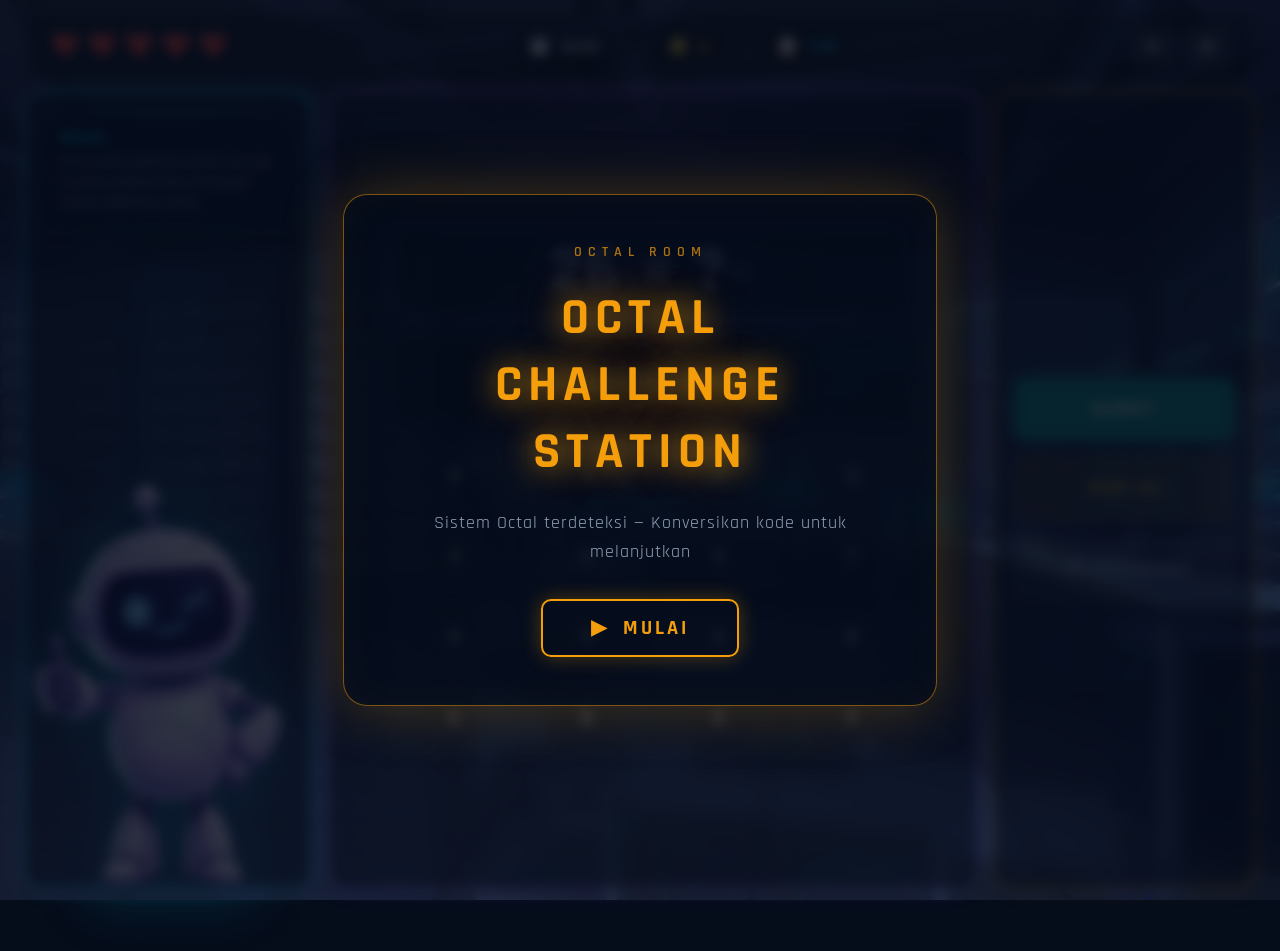
<file: octal.html>
<!DOCTYPE html>
<html lang="id">

<head>
    <meta charset="UTF-8">
    <meta name="viewport" content="width=device-width, initial-scale=1.0">
    <title>Nexus Escape Logic Lab - Octal Room</title>
    <link rel="preconnect" href="https://fonts.googleapis.com">
    <link href="https://fonts.googleapis.com/css2?family=Rajdhani:wght@500;600;700&display=swap" rel="stylesheet">
    <link rel="stylesheet" href="octal.css">
    <link rel="stylesheet" href="global.css"/>
</head>

<body>

    <div class="game-container">
        <header>
            <div class="lives" id="lives-display"></div>
            <div class="stats">
                <div class="stat-item">
                    <span class="stat-icon">⏱️</span>
                    <span id="timer">10:00</span>
                </div>
                <div class="stat-item">
                    <span class="stat-icon">⭐</span>
                    <span id="score">0</span>
                </div>
                <div class="stat-item">
                    <span class="stat-icon">📋</span>
                    <span id="question-counter">1/10</span>
                </div>
            </div>
            <div class="header-actions">
                <button title="Restart" onclick="restartGame()">↻</button>
                <button title="Settings" onclick="openSettings()">⚙</button>
            </div>
        </header>

        <div class="main-content">
            <div class="left-panel">
                <div class="dialog-box">
                    <div class="dialog-title">NEXUS:</div>
                    <div class="dialog-text" id="nexus-dialog">Octal system detected. Convert the code to continue.
                    </div>
                </div>
                <img src="image/rbtoctal.png" alt="Nexus Robot" class="robot-img">
            </div>

            <div class="center-panel">
                <div class="question" id="question-display"></div>
                <div class="answer-box" id="answer-display">_Jawaban di sini</div>
                <div class="hint-display" id="hint-display"></div>
                <div class="numpad">
                    <button onclick="inputNumber('0')">0</button>
                    <button onclick="inputNumber('1')">1</button>
                    <button onclick="inputNumber('2')">2</button>
                    <button onclick="inputNumber('3')">3</button>
                    <button onclick="inputNumber('4')">4</button>
                    <button onclick="inputNumber('5')">5</button>
                    <button onclick="inputNumber('6')">6</button>
                    <button onclick="inputNumber('7')">7</button>
                    <button onclick="inputNumber('8')">8</button>
                    <button onclick="inputNumber('9')">9</button>
                    <button onclick="inputNumber('A')">A</button>
                    <button onclick="inputNumber('B')">B</button>
                    <button onclick="inputNumber('C')">C</button>
                    <button onclick="inputNumber('D')">D</button>
                    <button onclick="inputNumber('E')">E</button>
                    <button onclick="inputNumber('F')">F</button>
                </div>
            </div>

            <div class="right-panel">
                <button class="action-btn btn-submit" onclick="checkAnswer()">SUBMIT</button>
                <button class="action-btn btn-hint" id="hint-btn" onclick="useHint()">HINT (<span
                        id="hint-count">3</span>)</button>
                <button class="action-btn btn-secondary" onclick="backspaceAnswer()">⌫ BACKSPACE</button>
            </div>
        </div>
    </div>

    <!-- Opening Overlay -->
    <div id="opening-screen" class="opening-screen">
        <div class="opening-content">
            <div class="opening-room-label">OCTAL ROOM</div>
            <div class="opening-title">OCTAL<br>CHALLENGE<br>STATION</div>
            <div class="opening-sub">Sistem Octal terdeteksi — Konversikan kode untuk melanjutkan</div>
            <button class="opening-btn" onclick="startGame()">▶ &nbsp;MULAI</button>
        </div>
    </div>

    <!-- MODALS -->
    <div id="modal-overlay" class="modal-overlay hidden">

        <div id="modal-success" class="modal-compact box-success hidden">
            <div class="modal-label text-green">BERHASIL</div>
            <div class="modal-row">
                <div class="modal-row-text">
                    <p class="modal-desc">Good job!<br>Kamu mendapatkan Digital Key!</p>
                    <div class="score-gain" id="score-gain-text">+200 poin</div>
                    <button class="modal-btn modal-btn-green" onclick="nextQuestionOrTransition()">LANJUT ▶</button>
                </div>
                <img src="image/bnr.png" alt="Berhasil" class="modal-img-side">
            </div>
        </div>

        <div id="modal-fail" class="modal-compact box-fail hidden">
            <div class="modal-label text-red">GAGAL</div>
            <div class="modal-row">
                <div class="modal-row-text">
                    <p class="modal-desc" id="fail-desc">Incorrect input detected.<br>Coba lagi!</p>
                    <button class="modal-btn modal-btn-gray" onclick="closeModal()">COBA LAGI</button>
                </div>
                <img src="image/slh.png" alt="Salah" class="modal-img-side">
            </div>
        </div>

        <div id="modal-transition" class="modal-box box-transition hidden">
            <div class="door-container">
                <img src="image/sukses.png" alt="Pintu Terbuka" class="modal-img-door">
            </div>
            <h2 class="modal-title text-cyan mt-20">ACCESS GRANTED</h2>
            <p class="modal-desc">Pintu terbuka ke stage berikutnya...</p>
            <div class="transition-btn-group">
                <button class="modal-btn modal-btn-cyan" onclick="goToNextRoom()">LANJUT KE HEXA ROOM ▶</button>
                <button class="modal-btn modal-btn-outline" onclick="goToOpening()">↩ KEMBALI KE LOBBY</button>
            </div>
        </div>

        <div id="modal-gameover" class="modal-box box-gameover hidden">
            <h2 class="modal-title text-red">SYSTEM FAILURE</h2>
            <p class="modal-desc">Nyawa kamu habis.<br>Laboratory permanently locked.</p>
            <div class="modal-icon">
                <img src="image/ggl.png" alt="Game Over" class="modal-img">
            </div>
            <button class="modal-btn modal-btn-red mt-20" onclick="goToOpening()">KEMBALI KE LOBBY</button>
        </div>

        <!-- Use Key Modal -->
        <div id="modal-usekey" class="modal-box box-usekey hidden">
            <div class="usekey-top">
                <div class="usekey-icon">🗝️</div>
                <div class="usekey-key-count">
                    x<span id="usekey-count">1</span>
                </div>
            </div>
            <h2 class="modal-title text-cyan" style="margin-bottom:12px">KUNCI DITEMUKAN!</h2>
            <p class="usekey-narasi">
                Selamat! Kamu berhasil menyelesaikan <strong>Octal Room</strong>.<br><br>
                Nexus mendeteksi sebuah <span class="text-cyan">Digital Key</span> di sakumu.<br>
                Gunakan kunci ini untuk membuka pintu ke <strong>Hexa Room</strong>.
            </p>
            <button class="modal-btn modal-btn-cyan mt-20 usekey-btn" onclick="useKeyAndProceed()">
                🗝️ &nbsp;GUNAKAN KUNCI
            </button>
        </div>

        <!-- Settings Modal -->
        <div id="modal-settings" class="modal-box box-settings hidden">
            <div class="settings-header">
                <h2 class="modal-title text-cyan" style="margin:0">⚙ SETTINGS</h2>
                <button class="settings-close" onclick="closeSettings()">✕</button>
            </div>

            <div class="settings-section">
                <div class="settings-label">🎵 Background Music</div>
                <div class="settings-row">
                    <button class="toggle-btn" id="toggle-music" onclick="toggleMusic()">ON</button>
                    <div class="volume-wrap">
                        <span class="vol-icon">🔊</span>
                        <input type="range" id="vol-music" min="0" max="100" value="40"
                            oninput="setMusicVolume(this.value)" class="vol-slider">
                        <span class="vol-value" id="vol-music-val">40</span>
                    </div>
                </div>
            </div>

            <div class="settings-section">
                <div class="settings-label">🔔 Efek Suara</div>
                <div class="settings-row">
                    <button class="toggle-btn" id="toggle-sfx" onclick="toggleSfx()">ON</button>
                    <div class="volume-wrap">
                        <span class="vol-icon">🔊</span>
                        <input type="range" id="vol-sfx" min="0" max="100" value="70" oninput="setSfxVolume(this.value)"
                            class="vol-slider">
                        <span class="vol-value" id="vol-sfx-val">70</span>
                    </div>
                </div>
            </div>

            <div class="settings-section">
                <div class="settings-label">🌐 Bahasa / Language</div>
                <div class="settings-row lang-row">
                    <button class="lang-btn active" id="lang-id" onclick="setLanguage('id')">🇮🇩 Indonesia</button>
                    <button class="lang-btn" id="lang-en" onclick="setLanguage('en')">🇬🇧 English</button>
                </div>
            </div>

            <button class="modal-btn modal-btn-cyan mt-20" onclick="closeSettings()">SIMPAN & TUTUP</button>
        </div>

    </div>

    <script src="octal.js"></script>

    <!-- Cinematic Transition Overlay -->
    <div id="page-transition" class="page-transition">
        <div class="transition-content">
            <div class="transition-glitch">ACCESS GRANTED</div>
            <div class="transition-sub">LOADING HEXA ROOM...</div>
            <div class="transition-bar-wrap">
                <div class="transition-bar-fill" id="transition-bar-fill"></div>
            </div>
        </div>
    </div>

</body>

</html>
</file>
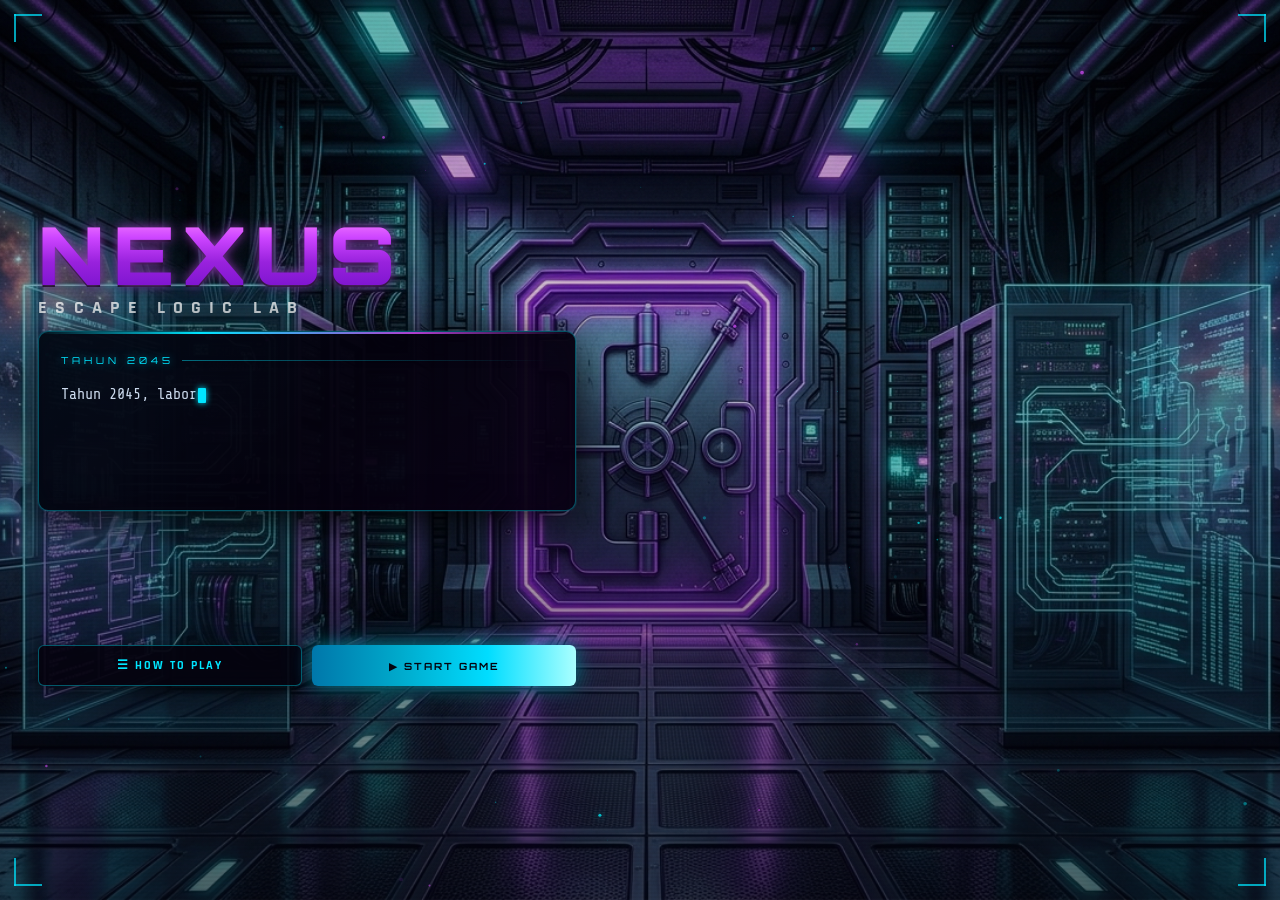
<file: story.html>
<!DOCTYPE html>
<html lang="id">

<head>
    <meta charset="UTF-8" />
    <meta name="viewport" content="width=device-width, initial-scale=1.0" />
    <title>NEXUS — Opening Story</title>
    <link rel="stylesheet" href="story.css" />
    <link rel="stylesheet" href="global.css"/>
</head>

<body>

    <!-- Background gambar — ganti src sesuai file kamu -->
    <div id="bg-layer"></div>
    <canvas id="particles"></canvas>
    <div id="scanlines"></div>

    <!-- HUD corners sama dg splash -->
    <div class="corner tl"></div>
    <div class="corner tr"></div>
    <div class="corner bl"></div>
    <div class="corner br"></div>

    <!-- Fade overlay -->
    <div id="t-overlay"></div>

    <!-- PANEL KANAN ATAS: title + narasi + dialog + tombol -->
    <div id="story-panel">

        <!-- Title -->
        <div id="story-title">
            <h1 id="title-nexus">NEXUS</h1>
            <p id="title-sub">ESCAPE LOGIC LAB</p>
        </div>

        <!-- Narasi -->
        <div id="story-text-wrap">
            <div id="story-year">TAHUN 2045</div>
            <div id="story-text"></div>
        </div>

        <!-- Dialog NEXUS-AI -->
        <div id="dialog-box">
            <div id="dialog-av">
                <img src="image/ai.png" alt="NEXUS AI">
            </div>
            <div id="dialog-text">
                ...
            </div>
        </div>

        <!-- Tombol -->
        <div id="btn-row">
            <button class="btn-secondary" id="btnHow">☰ HOW TO PLAY</button>
            <button class="btn-primary" id="btnStart">▶ START GAME</button>
        </div>

    </div>

    <script src="story.js"></script>
</body>

</html>
</file>
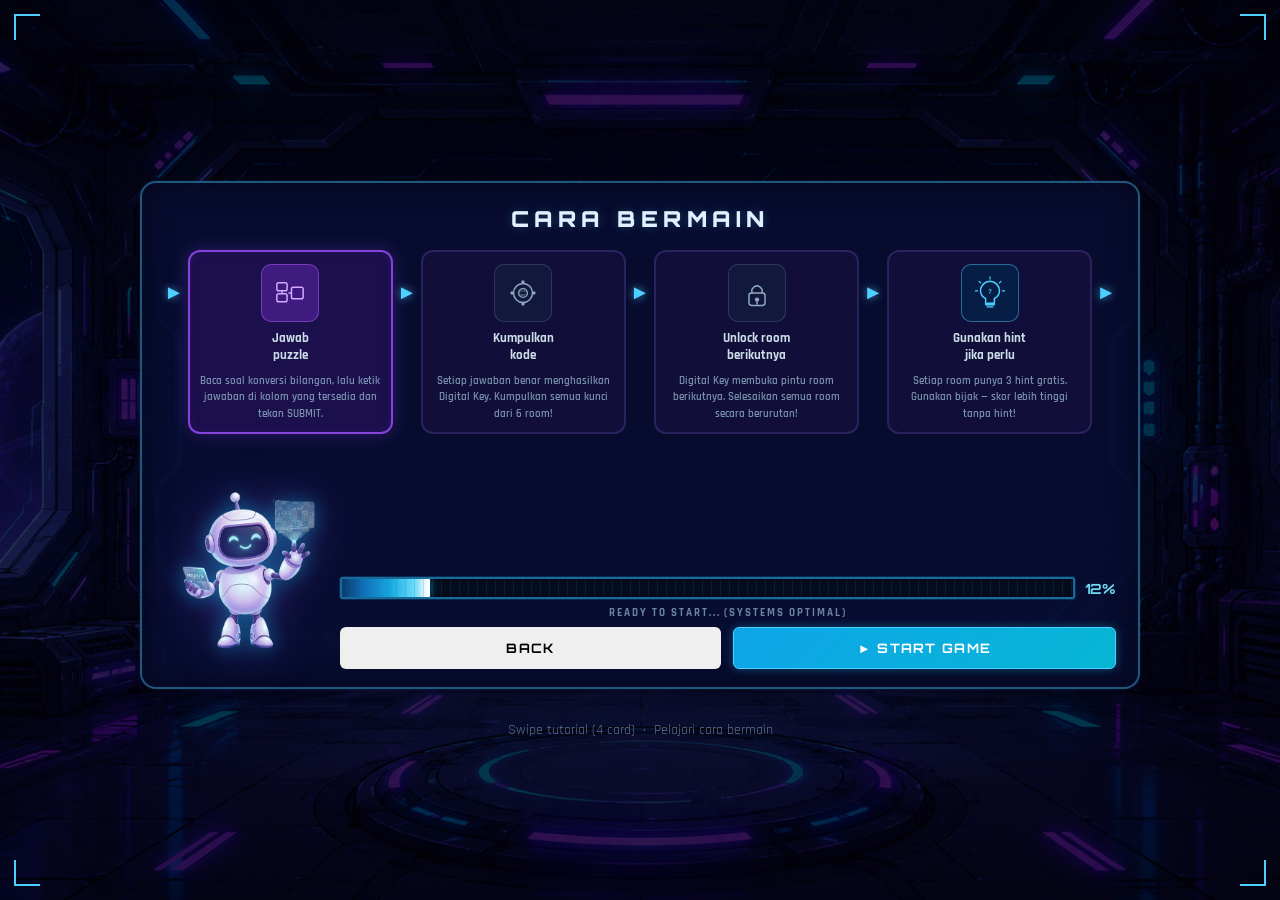
<file: tutorial.html>
<!DOCTYPE html>
<html lang="id">

<head>
    <meta charset="UTF-8" />
    <meta name="viewport" content="width=device-width, initial-scale=1.0" />
    <title>NEXUS — How to Play</title>
    <link rel="stylesheet" href="tutorial.css" />
    <link rel="stylesheet" href="global.css"/>
</head>

<body>
    <div id="bg-layer"></div>
    <canvas id="particles"></canvas>
    <div id="scanlines"></div>
    <div class="corner tl"></div>
    <div class="corner tr"></div>
    <div class="corner bl"></div>
    <div class="corner br"></div>
    <div id="t-overlay"></div>

    <div id="page-wrap">

        <!-- Panel utama -->
        <div id="tut-panel">
            <h2 id="tut-heading">CARA BERMAIN</h2>

            <!-- 4 Cards + panah -->
            <div id="cards-row">

                <div class="flow-arrow">&#9658;</div>

                <!-- Card 1 -->
                <div class="tut-card active" onclick="setActive(0)">
                    <div class="card-icon-wrap ci-purple">
                        <svg viewBox="0 0 52 52" xmlns="http://www.w3.org/2000/svg">
                            <rect x="8" y="12" width="14" height="11" rx="2.5" fill="none" stroke="#d8aaff"
                                stroke-width="2" />
                            <rect x="8" y="27" width="14" height="11" rx="2.5" fill="none" stroke="#d8aaff"
                                stroke-width="2" />
                            <line x1="15" y1="23" x2="15" y2="27" stroke="#d8aaff" stroke-width="2" />
                            <rect x="28" y="18" width="16" height="16" rx="2.5" fill="none" stroke="#d8aaff"
                                stroke-width="2" />
                            <line x1="24" y1="26" x2="28" y2="26" stroke="#d8aaff" stroke-width="2" />
                        </svg>
                    </div>
                    <p class="card-lbl">Jawab<br />puzzle</p>
                    <p class="card-desc">Baca soal konversi bilangan, lalu ketik jawaban di kolom yang tersedia dan
                        tekan SUBMIT.</p>
                </div>

                <div class="flow-arrow">&#9658;</div>

                <!-- Card 2 -->
                <div class="tut-card" onclick="setActive(1)">
                    <div class="card-icon-wrap ci-dark">
                        <svg viewBox="0 0 52 52" xmlns="http://www.w3.org/2000/svg">
                            <circle cx="26" cy="26" r="13" fill="none" stroke="#90aabf" stroke-width="2" />
                            <circle cx="26" cy="26" r="6" fill="none" stroke="#90aabf" stroke-width="1.8" />
                            <rect x="24" y="9" width="4" height="4" rx="1" fill="#90aabf" />
                            <rect x="24" y="39" width="4" height="4" rx="1" fill="#90aabf" />
                            <rect x="9" y="24" width="4" height="4" rx="1" fill="#90aabf" />
                            <rect x="39" y="24" width="4" height="4" rx="1" fill="#90aabf" />
                            <text x="26" y="24" font-family="monospace" font-size="4" fill="#90aabf"
                                text-anchor="middle">01101</text>
                            <text x="26" y="30" font-family="monospace" font-size="4" fill="#90aabf"
                                text-anchor="middle">10011</text>
                        </svg>
                    </div>
                    <p class="card-lbl">Kumpulkan<br />kode</p>
                    <p class="card-desc">Setiap jawaban benar menghasilkan Digital Key. Kumpulkan semua kunci dari 6
                        room!</p>
                </div>

                <div class="flow-arrow">&#9658;</div>

                <!-- Card 3 -->
                <div class="tut-card" onclick="setActive(2)">
                    <div class="card-icon-wrap ci-dark">
                        <svg viewBox="0 0 52 52" xmlns="http://www.w3.org/2000/svg">
                            <rect x="15" y="26" width="22" height="17" rx="3.5" fill="none" stroke="#90aabf"
                                stroke-width="2" />
                            <path d="M19 26V21Q26 11 33 21V26" fill="none" stroke="#90aabf" stroke-width="2"
                                stroke-linecap="round" stroke-linejoin="round" />
                            <circle cx="26" cy="35" r="3" fill="#90aabf" />
                            <line x1="26" y1="38" x2="26" y2="41" stroke="#90aabf" stroke-width="2"
                                stroke-linecap="round" />
                        </svg>
                    </div>
                    <p class="card-lbl">Unlock room<br />berikutnya</p>
                    <p class="card-desc">Digital Key membuka pintu room berikutnya. Selesaikan semua room secara
                        berurutan!</p>
                </div>

                <div class="flow-arrow">&#9658;</div>

                <!-- Card 4 -->
                <div class="tut-card" onclick="setActive(3)">
                    <div class="card-icon-wrap ci-cyan">
                        <svg viewBox="0 0 52 52" xmlns="http://www.w3.org/2000/svg">
                            <path
                                d="M26 10C19 10 13 16 13 23C13 28 16 31.5 20 33.5L20 40L32 40L32 33.5C36 31.5 39 28 39 23C39 16 33 10 26 10Z"
                                fill="none" stroke="#4ecfff" stroke-width="2" stroke-linejoin="round" />
                            <line x1="20" y1="42" x2="32" y2="42" stroke="#4ecfff" stroke-width="2"
                                stroke-linecap="round" />
                            <line x1="22" y1="45" x2="30" y2="45" stroke="#4ecfff" stroke-width="1.6"
                                stroke-linecap="round" />
                            <text x="26" y="28" font-family="monospace" font-size="9" fill="#4ecfff"
                                text-anchor="middle" font-weight="bold">?</text>
                            <line x1="26" y1="4" x2="26" y2="7" stroke="#4ecfff" stroke-width="1.6"
                                stroke-linecap="round" />
                            <line x1="41" y1="10" x2="39" y2="12" stroke="#4ecfff" stroke-width="1.6"
                                stroke-linecap="round" />
                            <line x1="11" y1="10" x2="13" y2="12" stroke="#4ecfff" stroke-width="1.6"
                                stroke-linecap="round" />
                            <line x1="46" y1="23" x2="43" y2="23" stroke="#4ecfff" stroke-width="1.6"
                                stroke-linecap="round" />
                            <line x1="6" y1="23" x2="9" y2="23" stroke="#4ecfff" stroke-width="1.6"
                                stroke-linecap="round" />
                        </svg>
                    </div>
                    <p class="card-lbl">Gunakan hint<br />jika perlu</p>
                    <p class="card-desc">Setiap room punya 3 hint gratis. Gunakan bijak — skor lebih tinggi tanpa hint!
                    </p>
                </div>

                <div class="flow-arrow">&#9658;</div>

            </div><!-- /cards-row -->

            <!-- Bottom: robot besar + bar + tombol -->
            <div id="bottom-row">

                <!-- Robot BESAR pojok kiri -->
                <div id="robot-wrap">
                    <img src="image/kar.png" id="robot-img" alt="Robot" />
                </div>

                <!-- Bar + buttons -->
                <div id="bar-section">

                    <!-- Loading bar — sama persis splash screen -->
                    <div id="bar-wrap">
                        <div id="bar-track">
                            <div id="bar-fill"></div>
                        </div>
                        <span id="bar-pct">0%</span>
                    </div>
                    <p id="bar-label">READY TO START... (SYSTEMS OPTIMAL)</p>

                    <!-- Tombol: BACK dan START GAME (tidak ada NEXT) -->
                    <div id="btn-row">
                        <button id="btnBack">BACK</button>
                        <button id="btnStart" class="btn-start">&#9658; START GAME</button>
                    </div>

                </div>
            </div><!-- /bottom-row -->

        </div><!-- /tut-panel -->

        <p id="caption">Swipe tutorial (4 card) &nbsp;·&nbsp; Pelajari cara bermain</p>

    </div><!-- /page-wrap -->

    <script src="tutorial.js"></script>
</body>

</html>
</file>
<file: style.css>
@import url('https://fonts.googleapis.com/css2?family=Orbitron:wght@700;900&family=Rajdhani:wght@600;700&display=swap');

*,
*::before,
*::after {
    margin: 0;
    padding: 0;
    box-sizing: border-box;
}

html,
body {
    width: 100%;
    height: 100%;
    overflow: hidden;
    background: #05030e;
    font-family: 'Rajdhani', sans-serif;
}

#splash {
    position: relative;
    width: 100vw;
    height: 100vh;
    display: flex;
    flex-direction: column;
    align-items: center;
    justify-content: space-around;
}

/* ── BACKGROUND ── */
#bg-layer {
    position: absolute;
    inset: 0;
    z-index: 0;
    background-image: url('image/bg.png');
    background-size: cover;
    background-position: center;
    filter: brightness(0.88) saturate(1.1);
}

#bg-layer::after {
    content: '';
    position: absolute;
    inset: 0;
    background: linear-gradient(to bottom, rgba(5, 3, 14, 0.05) 0%, rgba(5, 3, 14, 0.15) 100%);
}

#particles {
    position: absolute;
    inset: 0;
    z-index: 2;
    pointer-events: none
}

#scanlines {
    position: absolute;
    inset: 0;
    z-index: 3;
    pointer-events: none;
    background: repeating-linear-gradient(0deg, transparent 0, transparent 2px, rgba(0, 0, 0, 0.04) 2px, rgba(0, 0, 0, 0.04) 4px);
}

/* ── CORNER ── */
.corner {
    position: absolute;
    width: 28px;
    height: 28px;
    z-index: 9
}

.corner::before,
.corner::after {
    content: '';
    position: absolute;
    background: #00e5ff;
    opacity: 0.7
}

.corner::before {
    width: 100%;
    height: 2px;
    top: 0;
    left: 0
}

.corner::after {
    width: 2px;
    height: 100%;
    top: 0;
    left: 0
}

.corner.tl {
    top: 14px;
    left: 14px
}

.corner.tr {
    top: 14px;
    right: 14px;
    transform: scaleX(-1)
}

.corner.bl {
    bottom: 14px;
    left: 14px;
    transform: scaleY(-1)
}

.corner.br {
    bottom: 14px;
    right: 14px;
    transform: scale(-1)
}

/* ── CONTENT WRAPPER ── */
#content {
    position: relative;
    z-index: 10;
    display: flex;
    flex-direction: column;
    align-items: center;
    /* GANTI INI agar elemen menyebar proporsional */
    justify-content: center;
    width: 100%;
    height: 100%;
    gap: 0;
    /* Menghilangkan jarak otomatis antar flex-item */
    padding: 0;
}

/* ── TITLE ── */
#title-wrap {
    text-align: center;
    animation: fadeDown 0.7s ease both;
    flex-shrink: 0;
    margin-bottom: -60px;
    /* Beri jarak positif ke bawah, bukan negatif */
    z-index: 11;
}

#title-nexus {
    font-family: 'Orbitron', sans-serif;
    font-weight: 900;
    line-height: 0.9;
    /* Perkecil jarak antar baris teks jika ada */
    /* Perbesar ukuran font agar lebih bold seperti gambar 2 */
    font-size: clamp(60px, 25vh, 130px);
    letter-spacing: 0.1em;
    /* ... sisa properti lainnya tetap ... */
    display: block;
    background: linear-gradient(180deg, #ff88ff 0%, #cc44ff 30%, #9922dd 60%, #7711cc 100%);
    -webkit-background-clip: text;
    -webkit-text-fill-color: transparent;
    background-clip: text;
    -webkit-text-stroke: 1.5px rgba(255, 255, 255, 0.5);
    filter:
        drop-shadow(0 0 6px rgba(200, 80, 255, 0.7)) drop-shadow(0 2px 0px rgba(0, 0, 0, 0.9)) drop-shadow(0 4px 8px rgba(0, 0, 0, 0.6));
    animation: titleIn 0.8s cubic-bezier(.22, 1, .36, 1) both;
}

@keyframes titleIn {
    from {
        opacity: 0;
        transform: translateY(-24px) scale(0.9)
    }

    to {
        opacity: 1;
        transform: none
    }
}

#title-sub {
    font-family: 'Rajdhani', sans-serif;
    font-weight: 700;
    /* RESPONSIVE */
    font-size: clamp(10px, 1.6vw, 18px);
    letter-spacing: 0.45em;
    text-transform: uppercase;
    color: #ffffff;
    opacity: 0.85;
    margin-top: clamp(3px, 0.5vh, 8px);
    animation: subIn 0.7s 0.2s ease both;
}

@keyframes subIn {
    from {
        opacity: 0;
        letter-spacing: 0.1em
    }

    to {
        opacity: 0.85;
        letter-spacing: 0.45em
    }
}

/* ── ROBOT ── */
#robot-wrap {
    position: relative;
    flex-shrink: 0;
    /* Biarkan dia mengecil jika layar sempit */
    width: clamp(200px, 60vh, 400px);
    margin-top: -10px;
    margin-bottom: -65px;
    display: flex;
    flex-direction: column;
    align-items: center;
    animation: float 3.8s ease-in-out infinite;
    z-index: 10;
}

@keyframes float {

    0%,
    100% {
        transform: translateY(0)
    }

    50% {
        transform: translateY(-11px)
    }
}

#robot-halo {
    position: absolute;
    top: 15%;
    left: 50%;
    transform: translateX(-50%);
    width: 65%;
    height: 65%;
    border-radius: 50%;
    background: radial-gradient(circle, rgba(0, 229, 255, 0.1) 0%, transparent 70%);
    filter: blur(14px);
    z-index: 0;
}

#robot-img {
    width: auto;
    height: 100%;
    /* Robot akan menyesuaikan tinggi maksimal wrap-nya */
    max-width: 100%;
    object-fit: contain;
}

@keyframes robotIn {
    from {
        opacity: 0;
        transform: scale(0.75) translateY(24px)
    }

    to {
        opacity: 1;
        transform: none
    }
}

#robot-platform {
    width: 55%;
    height: 12px;
    margin-top: -4px;
    border-radius: 50%;
    background: radial-gradient(ellipse at center, rgba(0, 229, 255, 0.55) 0%, transparent 70%);
    filter: blur(5px);
    animation: platPulse 3.8s ease-in-out infinite;
}

@keyframes platPulse {

    0%,
    100% {
        opacity: 0.4;
        transform: scaleX(0.85)
    }

    50% {
        opacity: 0.85;
        transform: scaleX(1.1)
    }
}

/* ── LOADING SECTION ── */
#loading-section {
    flex-shrink: 0;
    width: clamp(200px, 70vw, 550px);
    margin-top: 20px;
    display: flex;
    flex-direction: column;
    align-items: center;
    margin-left: auto;
    /* Tambahan untuk memastikan posisi di tengah */
    margin-right: auto;
    /* Tambahan untuk memastikan posisi di tengah */
    gap: 5px;
    animation: loadIn 0.65s 0.55s ease both;
    z-index: 11;
}

.bar-row {
    width: 100%;
    display: flex;
    align-items: center;
    justify-content: center;
    /* Memastikan isi bar row berada di tengah */
    gap: 10px;
    position: relative;
    /* Tambahkan ini */
}

.bar-track {
    flex: 1;
    /* Buat bar sedikit lebih tinggi/tebal */
    height: clamp(30px, 5vh, 50px);
    background: rgba(0, 8, 30, 0.85);
    border: 3px solid #00ccee;
    border-radius: 10px;
    /* Sudut lebih melengkung */
    overflow: hidden;
    position: relative;
    box-shadow: inset 0 0 20px rgba(0, 0, 0, 0.8);
}

#bar-fill {
    position: relative;
    z-index: 2;
    height: 100%;
    width: 0%;
    background: linear-gradient(90deg, #004466 0%, #0077aa 25%, #00aacc 55%, #00ddff 80%, #aaffff 100%);
    border-radius: 4px;
    transition: width 0.1s linear;
    overflow: hidden;
}

#bar-fill::before {
    content: '';
    position: absolute;
    inset: 0;
    background: repeating-linear-gradient(90deg, transparent 0px, transparent 14px, rgba(0, 0, 30, 0.45) 14px, rgba(0, 0, 30, 0.45) 16px);
    pointer-events: none;
}

#bar-fill::after {
    content: '';
    position: absolute;
    top: 0;
    left: 0;
    right: 0;
    height: 40%;
    background: linear-gradient(180deg, rgba(255, 255, 255, 0.2), transparent);
    border-radius: 4px 4px 0 0;
    pointer-events: none;
}

#bar-shine {
    position: absolute;
    right: 0;
    top: 0;
    bottom: 0;
    width: 12px;
    z-index: 3;
    background: linear-gradient(90deg, transparent, rgba(255, 255, 255, 0.7));
}

.bar-segments {
    position: absolute;
    inset: 0;
    z-index: 1;
    pointer-events: none;
    background: repeating-linear-gradient(90deg, transparent 0px, transparent 14px, rgba(0, 180, 220, 0.06) 14px, rgba(0, 180, 220, 0.06) 16px);
}

#percent-label {
    font-family: 'Rajdhani', sans-serif;
    font-weight: 700;
    /* RESPONSIVE */
    font-size: clamp(13px, 1.8vw, 18px);
    color: #00ddff;
    min-width: 44px;
    text-align: left;
    position: absolute;
    /* Buat melayang agar tidak mendorong bar */
    right: -55px;
    /* Geser ke luar sisi kanan bar */
    width: 44px;
    text-align: left;
    white-space: nowrap;
    text-shadow: 0 0 6px rgba(0, 220, 255, 0.5);
}

#status-line {
    text-align: center;
    line-height: 1.6
}

#loading-text {
    display: block;
    font-family: 'Rajdhani', sans-serif;
    font-weight: 700;
    font-size: clamp(11px, 1.6vw, 16px);
    letter-spacing: 0.2em;
    text-transform: uppercase;
    color: #ffffff;
    transition: opacity 0.25s;
}

#system-text {
    display: block;
    font-family: 'Rajdhani', sans-serif;
    font-weight: 600;
    font-size: clamp(9px, 1.1vw, 13px);
    letter-spacing: 0.2em;
    text-transform: uppercase;
    color: rgba(180, 210, 255, 0.55);
}
</file>
<file: global.css>
async function enterGame() {
  const elem=document.documentElement;

  if (elem.requestFullscreen) {
    await elem.requestFullscreen();
  }

  if (screen.orientation) {
    try {
      await screen.orientation.lock("landscape");
    }

    catch (err) {
      console.log("Landscape lock tidak didukung");
    }
  }
}
</file>
<file: binary.css>
@import url('https://fonts.googleapis.com/css2?family=Rajdhani:wght@500;600;700&display=swap');

/* ===========================
   CSS VARIABLES
=========================== */
:root {
    --bg-dark: #050c1a;
    --panel-bg: rgba(5, 10, 22, 0.55);
    --border-cyan: #00d4ff;
    --border-purple: #a855f7;
    --border-yellow: #f59e0b;
    --btn-teal: #0d9488;
    --text-light: #e2e8f0;
    --text-muted: #94a3b8;
    --font: 'Rajdhani', sans-serif;
    --cyan-glow: 0 0 20px rgba(0, 212, 255, 0.35);
    --purple-glow: 0 0 20px rgba(168, 85, 247, 0.35);
    --yellow-glow: 0 0 20px rgba(245, 158, 11, 0.25);
}

/* ===========================
   RESET & BASE
=========================== */
* {
    box-sizing: border-box;
    margin: 0;
    padding: 0;
}

body {
    width: 100vw;
    height: 100vh;
    overflow: hidden;
    background-color: #050c1a;
    background-image: url('image/bg1.jpeg');
    background-size: cover;
    background-position: center;
    background-repeat: no-repeat;
    color: var(--text-light);
    font-family: var(--font);
    display: flex;
    align-items: center;
    justify-content: center;
}

/* ===========================
   GAME CONTAINER
=========================== */
.game-container {
    width: 100vw;
    height: 100vh;
    padding: 1.5vh 2vw;
    display: flex;
    flex-direction: column;
    gap: 1.5vh;
}

/* ===========================
   HEADER
=========================== */
header {
    display: flex;
    align-items: center;
    justify-content: space-between;
    padding: 10px 24px;
    background: rgba(0, 0, 0, 0.35);
    border: 1px solid rgba(255, 255, 255, 0.07);
    border-radius: 12px;
    flex-shrink: 0;
}

.lives {
    font-size: clamp(18px, 2vw, 28px);
    letter-spacing: 4px;
    display: flex;
    align-items: center;
    gap: 4px;
}

.heart {
    display: inline-block;
    font-size: clamp(16px, 1.8vw, 26px);
    transition: transform 0.2s;
}

.heart.lost {
    filter: grayscale(1);
    opacity: 0.35;
}

.stats {
    display: flex;
    gap: 32px;
    align-items: center;
}

.stat-item {
    display: flex;
    align-items: center;
    gap: 8px;
    font-size: clamp(14px, 1.4vw, 20px);
    font-weight: 600;
    background: rgba(0, 0, 0, 0.3);
    border: 1px solid rgba(255, 255, 255, 0.1);
    border-radius: 8px;
    padding: 6px 16px;
}

.stat-icon {
    font-size: 1.1em;
}

#timer {
    color: #fff;
    min-width: 3.5ch;
}

#score {
    color: #fbbf24;
}

#question-counter {
    color: var(--border-cyan);
}

.header-actions {
    display: flex;
    gap: 10px;
}

.header-actions button {
    background: rgba(255, 255, 255, 0.08);
    border: 1px solid rgba(255, 255, 255, 0.12);
    color: white;
    width: 44px;
    height: 44px;
    border-radius: 10px;
    cursor: pointer;
    font-size: 20px;
    transition: all 0.2s;
}

.header-actions button:hover {
    background: rgba(255, 255, 255, 0.18);
}

/* ===========================
   MAIN CONTENT
=========================== */
.main-content {
    display: flex;
    gap: 1.5vw;
    flex: 1;
    align-items: stretch;
    min-height: 0;
}

/* ===========================
   LEFT PANEL
   Dialog di atas, Robot di bawah
=========================== */
.left-panel {
    flex: 1.1;
    position: relative;
    border: 1.5px solid var(--border-cyan);
    border-radius: 16px;
    background: var(--panel-bg);
    backdrop-filter: blur(6px);
    -webkit-backdrop-filter: blur(6px);
    box-shadow: var(--cyan-glow), inset 0 0 40px rgba(0, 212, 255, 0.04);
    display: flex;
    flex-direction: column;
    align-items: center;
    justify-content: space-between;
    padding: 20px 0 0 0;
    overflow: visible;
}

/* Inner glow overlay */
.left-panel::before {
    content: '';
    position: absolute;
    inset: 0;
    background: radial-gradient(ellipse at 50% 30%, rgba(0, 212, 255, 0.07) 0%, transparent 65%);
    pointer-events: none;
    z-index: 0;
}

/* Top-right corner accent */
.left-panel::after {
    content: '';
    position: absolute;
    top: -1px;
    right: -1px;
    width: 18px;
    height: 18px;
    border-top: 2px solid var(--border-cyan);
    border-right: 2px solid var(--border-cyan);
    border-radius: 0 14px 0 0;
    z-index: 0;
}

/* Dialog Box — sekarang di atas */
.dialog-box {
    position: relative;
    width: calc(100% - 28px);
    z-index: 3;
    background: rgba(5, 12, 30, 0.70);
    border: 1px solid rgba(0, 212, 255, 0.5);
    border-radius: 10px;
    padding: 14px 18px;
    backdrop-filter: blur(8px);
    box-shadow: 0 8px 24px rgba(0, 0, 0, 0.6), 0 0 12px rgba(0, 212, 255, 0.15);
    margin: 0 14px;
    flex-shrink: 0;
}

/* Top glowing border line on dialog */
.dialog-box::before {
    content: '';
    position: absolute;
    top: -1px;
    left: 12px;
    right: 12px;
    height: 1px;
    background: linear-gradient(90deg, transparent, rgba(0, 212, 255, 0.8), transparent);
}

.dialog-title {
    color: var(--border-cyan);
    font-weight: 700;
    font-size: clamp(12px, 1.1vw, 16px);
    margin-bottom: 6px;
    letter-spacing: 1px;
}

.dialog-text {
    font-size: clamp(11px, 1vw, 15px);
    line-height: 1.55;
    color: var(--text-light);
}

/* Robot — sekarang di bawah */
.robot-img {
    width: 100%;
    max-height: 95%;
    object-fit: contain;
    object-position: bottom center;
    z-index: 1;
    position: relative;
    margin-top: auto;
    filter: drop-shadow(0 0 24px rgba(0, 212, 255, 0.35));
    align-self: flex-end;
    transform: scale(1.45) translateY(45px);
    transform-origin: bottom center;
    animation: robotFloat 3s ease-in-out infinite;
}

@keyframes robotFloat {

    0%,
    100% {
        transform: scale(1.45) translateY(45px);
    }

    50% {
        transform: scale(1.45) translateY(30px);
    }
}

/* ===========================
   CENTER PANEL
=========================== */
.center-panel {
    flex: 2.2;
    border: 1.5px solid var(--border-purple);
    border-radius: 16px;
    background: var(--panel-bg);
    backdrop-filter: blur(6px);
    -webkit-backdrop-filter: blur(6px);
    box-shadow: var(--purple-glow), inset 0 0 40px rgba(168, 85, 247, 0.04);
    padding: 3vh 3vw;
    display: flex;
    flex-direction: column;
    align-items: center;
    justify-content: center;
    gap: 2.5vh;
    position: relative;
    overflow: hidden;
}

/* Top purple glow */
.center-panel::before {
    content: '';
    position: absolute;
    inset: 0;
    background: radial-gradient(ellipse at 50% 0%, rgba(168, 85, 247, 0.08) 0%, transparent 60%);
    pointer-events: none;
}

.question {
    width: 100%;
    max-width: 520px;
    height: clamp(60px, 13vh, 90px);
    background: rgba(0, 0, 0, 0.4);
    border: 1.5px solid rgba(168, 85, 247, 0.6);
    border-radius: 12px;
    display: flex;
    align-items: center;
    justify-content: center;
    padding: 0 24px;
    font-size: clamp(28px, 5vw, 72px);
    font-weight: 700;
    letter-spacing: 3px;
    text-align: center;
    text-shadow: 0 0 30px rgba(168, 85, 247, 0.6);
    box-shadow: 0 0 16px rgba(168, 85, 247, 0.3);
    position: relative;
    z-index: 1;
}

.question sub {
    font-size: 0.4em;
    color: var(--text-muted);
    font-weight: 500;
}

.answer-box {
    width: 100%;
    max-width: 520px;
    height: clamp(56px, 9vh, 80px);
    background: rgba(0, 0, 0, 0.4);
    border: 1.5px solid rgba(255, 255, 255, 0.15);
    border-radius: 12px;
    display: flex;
    align-items: center;
    justify-content: center;
    padding: 0 24px;
    font-size: clamp(16px, 2.2vw, 32px);
    color: var(--text-muted);
    transition: all 0.2s;
    position: relative;
    z-index: 1;
}

.answer-box.active {
    color: white;
    letter-spacing: 10px;
    font-weight: 700;
    border-color: rgba(168, 85, 247, 0.6);
    box-shadow: 0 0 16px rgba(168, 85, 247, 0.3);
}

/* Hint box */
.hint-display {
    width: 100%;
    max-width: 520px;
    z-index: 1;
    background: rgba(245, 158, 11, 0.1);
    border: 1px solid rgba(245, 158, 11, 0.4);
    border-radius: 10px;
    padding: 12px 18px;
    font-size: clamp(12px, 1.1vw, 16px);
    color: #fbbf24;
    line-height: 1.5;
    display: none;
    text-align: center;
}

.hint-display.visible {
    display: block;
}

/* Numpad */
.numpad {
    display: grid;
    grid-template-columns: repeat(5, 1fr);
    gap: clamp(8px, 1.2vw, 18px);
    width: 100%;
    max-width: 520px;
    z-index: 1;
}

.numpad button {
    background: rgba(255, 255, 255, 0.04);
    border: 1px solid rgba(255, 255, 255, 0.18);
    color: white;
    font-family: var(--font);
    font-size: clamp(14px, 1.8vw, 26px);
    font-weight: 700;
    padding: clamp(10px, 2.2vh, 22px) 0;
    border-radius: 10px;
    cursor: pointer;
    transition: all 0.15s;
    position: relative;
    overflow: hidden;
}

.numpad button:hover {
    background: rgba(168, 85, 247, 0.2);
    border-color: var(--border-purple);
    box-shadow: 0 0 18px rgba(168, 85, 247, 0.5);
    transform: translateY(-2px);
}

.numpad button:active {
    transform: translateY(0) scale(0.97);
}

/* ===========================
   RIGHT PANEL
=========================== */
.right-panel {
    flex: 0.85;
    border: 1.5px solid var(--border-yellow);
    border-radius: 16px;
    background: var(--panel-bg);
    backdrop-filter: blur(6px);
    -webkit-backdrop-filter: blur(6px);
    box-shadow: var(--yellow-glow), inset 0 0 30px rgba(245, 158, 11, 0.03);
    padding: 2.5vh 1.5vw;
    display: flex;
    flex-direction: column;
    gap: 2vh;
    justify-content: center;
    position: relative;
}

/* Bottom-right corner accent */
.right-panel::before {
    content: '';
    position: absolute;
    bottom: -1px;
    right: -1px;
    width: 18px;
    height: 18px;
    border-bottom: 2px solid var(--border-yellow);
    border-right: 2px solid var(--border-yellow);
    border-radius: 0 0 14px 0;
}

/* Action Buttons */
.action-btn {
    width: 100%;
    padding: clamp(10px, 2.2vh, 22px) 0;
    border-radius: 10px;
    font-family: var(--font);
    font-size: clamp(12px, 1.3vw, 19px);
    font-weight: 700;
    cursor: pointer;
    letter-spacing: 2px;
    transition: all 0.2s;
}

.btn-submit {
    background: var(--btn-teal);
    border: none;
    color: white;
    box-shadow: 0 0 20px rgba(20, 184, 166, 0.45);
}

.btn-submit:hover {
    background: #0f766e;
    box-shadow: 0 0 32px rgba(20, 184, 166, 0.7);
    transform: scale(1.02);
}

.btn-submit:active {
    transform: scale(0.99);
}

.btn-hint {
    background: rgba(245, 158, 11, 0.12);
    border: 1px solid rgba(245, 158, 11, 0.5);
    color: #fbbf24;
}

.btn-hint:hover {
    background: rgba(245, 158, 11, 0.25);
    box-shadow: 0 0 18px rgba(245, 158, 11, 0.4);
}

.btn-hint:disabled {
    opacity: 0.35;
    cursor: not-allowed;
    transform: none;
}

.btn-secondary {
    background: rgba(255, 255, 255, 0.05);
    border: 1px solid rgba(255, 255, 255, 0.18);
    color: var(--text-muted);
}

.btn-secondary:hover {
    background: rgba(255, 255, 255, 0.12);
    color: white;
    border-color: rgba(255, 255, 255, 0.4);
}

/* ===========================
   MODAL OVERLAY
=========================== */
.modal-overlay {
    position: fixed;
    inset: 0;
    background: rgba(5, 8, 20, 0.88);
    z-index: 100;
    display: flex;
    justify-content: center;
    align-items: center;
    backdrop-filter: blur(12px);
}

.modal-overlay.hidden {
    display: none !important;
}

.hidden {
    display: none !important;
}

/* Modal Box — untuk transition & gameover */
.modal-box {
    background: rgba(8, 14, 30, 0.55);
    backdrop-filter: blur(16px);
    -webkit-backdrop-filter: blur(16px);
    padding: 36px 44px;
    border-radius: 20px;
    text-align: center;
    width: clamp(300px, 28vw, 420px);
    box-shadow: 0 0 60px rgba(0, 0, 0, 0.8);
    animation: popIn 0.28s cubic-bezier(0.34, 1.56, 0.64, 1) forwards;
}

/* Modal Compact — untuk berhasil & gagal (horizontal layout) */
.modal-compact {
    background: rgba(8, 14, 30, 0.50);
    backdrop-filter: blur(16px);
    -webkit-backdrop-filter: blur(16px);
    padding: 20px 24px;
    border-radius: 16px;
    width: clamp(380px, 35vw, 500px);
    min-height: 160px;
    box-shadow: 0 0 40px rgba(0, 0, 0, 0.6);
    animation: popIn 0.28s cubic-bezier(0.34, 1.56, 0.64, 1) forwards;
}

/* Label judul modal compact */
.modal-label {
    font-size: clamp(26px, 2.8vw, 40px);
    font-weight: 700;
    letter-spacing: 5px;
    margin-bottom: 4px;
    margin-top: -8px;
    text-align: left;
}

/* Row: teks kiri, gambar kanan */
.modal-row {
    display: flex;
    align-items: center;
    gap: 20px;
}

.modal-row-text {
    flex: 1;
    display: flex;
    flex-direction: column;
    gap: 3px;
    margin-top: -14px;
}

/* Gambar di sisi kanan modal compact */
.modal-img-side {
    width: clamp(110px, 12vw, 160px);
    height: clamp(110px, 12vw, 160px);
    object-fit: contain;
    flex-shrink: 0;
    position: absolute;
    right: 16px;
    bottom: 0px;
    filter: drop-shadow(0 0 12px rgba(255, 255, 255, 0.2));
}

@keyframes popIn {
    0% {
        transform: scale(0.75);
        opacity: 0;
    }

    100% {
        transform: scale(1);
        opacity: 1;
    }
}

/* Modal Variants */
.box-success {
    border: 2px solid #22c55e;
    box-shadow: 0 0 50px rgba(34, 197, 94, 0.4);
}

.box-fail {
    border: 2px solid #ef4444;
    box-shadow: 0 0 50px rgba(239, 68, 68, 0.4);
}

.box-transition {
    border: 2px solid var(--border-cyan);
    box-shadow: 0 0 60px rgba(0, 212, 255, 0.5);
}

.box-gameover {
    border: 2px solid #ef4444;
    box-shadow: 0 0 60px rgba(239, 68, 68, 0.6);
}

/* Modal Typography */
.modal-title {
    font-size: clamp(22px, 2.4vw, 36px);
    font-weight: 700;
    letter-spacing: 4px;
    margin-bottom: 16px;
}

.text-green {
    color: #22c05c;
}

.text-red {
    color: #ef4444;
}

.text-cyan {
    color: var(--border-cyan);
    text-shadow: 0 0 16px rgba(0, 212, 255, 0.7);
}

.modal-desc {
    font-size: clamp(13px, 1.3vw, 17px);
    color: var(--text-light);
    line-height: 1.5;
    margin-bottom: 0;
}

/* Gambar modal custom */
.modal-icon {
    display: flex;
    justify-content: center;
    align-items: center;
}

.modal-img {
    width: clamp(120px, 15vw, 200px);
    height: clamp(120px, 15vw, 200px);
    object-fit: contain;
    filter: drop-shadow(0 0 18px rgba(255, 255, 255, 0.25));
}

/* Gambar khusus modal transisi (lebih besar) */
.door-container {
    display: flex;
    justify-content: center;
    align-items: center;
    animation: glowPulse 1.4s infinite alternate;
}

/* Gambar khusus modal transisi (lebih besar) */
.modal-img-door {
    width: clamp(160px, 22vw, 280px);
    height: clamp(160px, 22vw, 280px);
    object-fit: contain;
}

/* Score badge in success modal */
.score-gain {
    display: block;
    width: 70%;
    background: rgba(34, 197, 94, 0.15);
    border: 1px solid rgba(34, 197, 94, 0.4);
    border-radius: 8px;
    padding: 4px 16px;
    margin-top: 8px;
    font-size: clamp(13px, 1.1vw, 17px);
    color: #86efac;
    font-weight: 600;
    text-align: center;
}

/* Modal Buttons */
.mt-20 {
    margin-top: 24px;
}

.modal-btn {
    display: block;
    width: 100%;
    padding: 14px 0;
    border-radius: 10px;
    font-family: var(--font);
    font-size: clamp(14px, 1.4vw, 20px);
    font-weight: 700;
    cursor: pointer;
    letter-spacing: 2px;
    transition: all 0.2s;
    border: none;
}

.modal-btn-green {
    background: #22c55e;
    color: white;
    box-shadow: 0 0 20px rgba(34, 197, 94, 0.4);
}

.modal-btn-green:hover {
    background: #16a34a;
    box-shadow: 0 0 30px rgba(34, 197, 94, 0.6);
}

.modal-btn-gray {
    background: rgba(255, 255, 255, 0.08);
    border: 1px solid rgba(255, 255, 255, 0.2);
    color: #cbd5e1;
}

.modal-btn-gray:hover {
    background: rgba(255, 255, 255, 0.16);
    color: white;
}

.modal-btn-red {
    background: #ef4444;
    color: white;
    box-shadow: 0 0 20px rgba(239, 68, 68, 0.4);
}

.modal-btn-red:hover {
    background: #dc2626;
    box-shadow: 0 0 30px rgba(239, 68, 68, 0.6);
}

@keyframes glowPulse {
    from {
        filter: drop-shadow(0ac 0 10px var(--border-cyan));
    }

    to {
        filter: drop-shadow(0 0 40px var(--border-cyan));
    }
}

.img-fail {
    width: 190px;
    height: 190px;
    transform: scale(1.5);
    position: relative;
    right: 10px;
    top: 8px;
}

.modal-compact .modal-btn {
    padding: 7px 0;
    width: 70%;
}

.modal-compact .modal-desc {
    margin-top: 8px;
}

/* Transition modal button group */
.transition-btn-group {
    display: flex;
    flex-direction: column;
    gap: 12px;
    margin-top: 24px;
}

.modal-btn-cyan {
    background: var(--border-cyan);
    color: #050c1a;
    font-weight: 700;
    box-shadow: 0 0 24px rgba(0, 212, 255, 0.5);
}

.modal-btn-cyan:hover {
    background: #33ddff;
    box-shadow: 0 0 36px rgba(0, 212, 255, 0.8);
    transform: scale(1.02);
}

.modal-btn-outline {
    background: transparent;
    border: 1px solid rgba(255, 255, 255, 0.25);
    color: var(--text-muted);
}

.modal-btn-outline:hover {
    background: rgba(255, 255, 255, 0.08);
    color: white;
    border-color: rgba(255, 255, 255, 0.5);
}

/* ===========================
   SETTINGS MODAL
=========================== */
.box-settings {
    border: 2px solid var(--border-cyan);
    box-shadow: 0 0 60px rgba(0, 212, 255, 0.4);
    width: clamp(320px, 36vw, 480px);
    text-align: left;
}

.settings-header {
    display: flex;
    align-items: center;
    justify-content: space-between;
    margin-bottom: 24px;
}

.settings-close {
    background: rgba(255, 255, 255, 0.08);
    border: 1px solid rgba(255, 255, 255, 0.2);
    color: white;
    width: 36px;
    height: 36px;
    border-radius: 8px;
    font-size: 16px;
    cursor: pointer;
    transition: all 0.2s;
}

.settings-close:hover {
    background: rgba(239, 68, 68, 0.3);
    border-color: #ef4444;
}

.settings-section {
    margin-bottom: 20px;
    padding-bottom: 20px;
    border-bottom: 1px solid rgba(255, 255, 255, 0.07);
}

.settings-section:last-of-type {
    border-bottom: none;
}

.settings-label {
    font-size: clamp(13px, 1.2vw, 16px);
    font-weight: 600;
    color: var(--text-muted);
    letter-spacing: 1px;
    margin-bottom: 12px;
}

.settings-row {
    display: flex;
    align-items: center;
    gap: 16px;
}

/* Toggle ON/OFF button */
.toggle-btn {
    min-width: 60px;
    padding: 8px 14px;
    border-radius: 8px;
    font-family: var(--font);
    font-size: 14px;
    font-weight: 700;
    cursor: pointer;
    letter-spacing: 1px;
    border: 1px solid var(--border-cyan);
    background: rgba(0, 212, 255, 0.15);
    color: var(--border-cyan);
    transition: all 0.2s;
}

.toggle-btn.toggle-off {
    border-color: rgba(255, 255, 255, 0.2);
    background: rgba(255, 255, 255, 0.05);
    color: var(--text-muted);
}

/* Volume row */
.volume-wrap {
    display: flex;
    align-items: center;
    gap: 10px;
    flex: 1;
}

.vol-icon {
    font-size: 16px;
}

.vol-slider {
    flex: 1;
    -webkit-appearance: none;
    appearance: none;
    height: 5px;
    border-radius: 4px;
    background: rgba(255, 255, 255, 0.15);
    outline: none;
    cursor: pointer;
}

.vol-slider::-webkit-slider-thumb {
    -webkit-appearance: none;
    width: 16px;
    height: 16px;
    border-radius: 50%;
    background: var(--border-cyan);
    box-shadow: 0 0 8px rgba(0, 212, 255, 0.6);
    cursor: pointer;
}

.vol-slider::-moz-range-thumb {
    width: 16px;
    height: 16px;
    border-radius: 50%;
    background: var(--border-cyan);
    border: none;
    cursor: pointer;
}

.vol-value {
    min-width: 28px;
    text-align: right;
    font-size: 13px;
    color: var(--text-muted);
    font-weight: 600;
}

/* Language buttons */
.lang-row {
    gap: 12px;
}

.lang-btn {
    flex: 1;
    padding: 10px 0;
    border-radius: 8px;
    font-family: var(--font);
    font-size: clamp(12px, 1.1vw, 15px);
    font-weight: 600;
    cursor: pointer;
    border: 1px solid rgba(255, 255, 255, 0.15);
    background: rgba(255, 255, 255, 0.05);
    color: var(--text-muted);
    transition: all 0.2s;
    letter-spacing: 0.5px;
}

.lang-btn.active {
    border-color: var(--border-cyan);
    background: rgba(0, 212, 255, 0.12);
    color: var(--border-cyan);
    box-shadow: 0 0 12px rgba(0, 212, 255, 0.2);
}

.lang-btn:hover:not(.active) {
    background: rgba(255, 255, 255, 0.1);
    color: white;
}

/* ===========================
   CINEMATIC TRANSITION OVERLAY
=========================== */
.page-transition {
    position: fixed;
    inset: 0;
    background: #000;
    z-index: 99999;
    display: none;
    align-items: center;
    justify-content: center;
}

.page-transition.active {
    display: flex;
    animation: fadeInOverlay 0.4s ease forwards;
}

@keyframes fadeInOverlay {
    from {
        opacity: 0;
    }

    to {
        opacity: 1;
    }
}

.transition-content {
    text-align: center;
    display: flex;
    flex-direction: column;
    align-items: center;
    gap: 20px;
}

.transition-glitch {
    font-family: 'Rajdhani', sans-serif;
    font-size: clamp(36px, 6vw, 80px);
    font-weight: 700;
    letter-spacing: 8px;
    color: #00d4ff;
    text-shadow: 0 0 30px rgba(0, 212, 255, 0.9), 0 0 60px rgba(0, 212, 255, 0.5);
    animation: glitchText 0.15s infinite;
}

.transition-sub {
    font-family: 'Rajdhani', sans-serif;
    font-size: clamp(14px, 2vw, 22px);
    letter-spacing: 4px;
    color: rgba(245, 158, 11, 0.8);
}

.transition-bar-wrap {
    width: clamp(200px, 30vw, 400px);
    height: 4px;
    background: rgba(0, 212, 255, 0.15);
    border-radius: 4px;
    overflow: hidden;
    border: 1px solid rgba(0, 212, 255, 0.2);
}

.transition-bar-fill {
    height: 100%;
    width: 0%;
    background: #00d4ff;
    box-shadow: 0 0 12px rgba(0, 212, 255, 0.8);
    transition: width 1.8s ease;
}

@keyframes glitchText {
    0% {
        text-shadow: 0 0 30px rgba(0, 212, 255, 0.9), 2px 0 rgba(255, 0, 80, 0.4);
        transform: translate(0);
    }

    25% {
        text-shadow: -2px 0 rgba(0, 212, 255, 0.9), 2px 0 rgba(255, 0, 80, 0.4);
        transform: translate(-1px, 0);
    }

    50% {
        text-shadow: 2px 0 rgba(0, 212, 255, 0.9), -2px 0 rgba(0, 255, 200, 0.4);
        transform: translate(1px, 0);
    }

    75% {
        text-shadow: 0 0 30px rgba(0, 212, 255, 0.9), -2px 0 rgba(255, 0, 80, 0.4);
        transform: translate(0);
    }

    100% {
        text-shadow: 0 0 30px rgba(0, 212, 255, 0.9), 2px 0 rgba(0, 255, 200, 0.4);
        transform: translate(1px, 0);
    }
}

/* ===========================
   USE KEY MODAL
=========================== */
.box-usekey {
    border: 2px solid #f59e0b;
    box-shadow: 0 0 60px rgba(245, 158, 11, 0.5), 0 0 120px rgba(245, 158, 11, 0.15);
    text-align: center;
    max-width: 420px;
    padding: 36px 44px;
}

.usekey-top {
    display: flex;
    align-items: center;
    justify-content: center;
    gap: 16px;
    margin-bottom: 20px;
}

.usekey-icon {
    font-size: 64px;
    animation: keyBounce 0.8s ease-in-out infinite alternate;
    filter: drop-shadow(0 0 16px rgba(245, 158, 11, 0.8));
}

.usekey-key-count {
    font-family: 'Rajdhani', sans-serif;
    font-size: 32px;
    font-weight: 700;
    color: #fbbf24;
    background: rgba(245, 158, 11, 0.15);
    border: 1px solid rgba(245, 158, 11, 0.4);
    border-radius: 12px;
    padding: 8px 20px;
    text-shadow: 0 0 12px rgba(245, 158, 11, 0.6);
}

.usekey-narasi {
    font-size: clamp(13px, 1.2vw, 16px);
    color: #cbd5e1;
    line-height: 1.7;
    margin-bottom: 0;
}

.usekey-narasi strong {
    color: #f8fafc;
}

.usekey-btn {
    font-size: clamp(15px, 1.4vw, 20px);
    background: linear-gradient(135deg, #f59e0b, #d97706);
    color: #0f172a;
    box-shadow: 0 0 24px rgba(245, 158, 11, 0.5);
    border: none;
}

.usekey-btn:hover {
    background: linear-gradient(135deg, #fbbf24, #f59e0b);
    box-shadow: 0 0 40px rgba(245, 158, 11, 0.8);
    transform: scale(1.02);
}

@keyframes keyBounce {
    from {
        transform: translateY(0) rotate(-10deg);
    }

    to {
        transform: translateY(-8px) rotate(10deg);
    }
}

/* ===========================
   OPENING SCREEN
=========================== */
.opening-screen {
    position: fixed;
    inset: 0;
    background: rgba(5, 12, 26, 0.82);
    backdrop-filter: blur(6px);
    -webkit-backdrop-filter: blur(6px);
    z-index: 50000;
    display: flex;
    align-items: center;
    justify-content: center;
    transition: opacity 0.6s ease;
}

.opening-screen.hide {
    opacity: 0;
    pointer-events: none;
}

.opening-content {
    text-align: center;
    display: flex;
    flex-direction: column;
    align-items: center;
    gap: 24px;
    animation: openingFadeIn 0.8s ease forwards;
    padding: 48px 56px;
    background: rgba(5, 12, 26, 0.55);
    border: 1.5px solid rgba(245, 158, 11, 0.5);
    border-radius: 24px;
    box-shadow: 0 0 60px rgba(245, 158, 11, 0.25), inset 0 0 40px rgba(245, 158, 11, 0.04);
}

@keyframes openingFadeIn {
    from {
        opacity: 0;
        transform: translateY(20px);
    }

    to {
        opacity: 1;
        transform: translateY(0);
    }
}

.opening-room-label {
    font-family: 'Rajdhani', sans-serif;
    font-size: 14px;
    font-weight: 600;
    letter-spacing: 6px;
    color: rgba(245, 158, 11, 0.7);
    text-transform: uppercase;
}

.opening-title {
    font-family: 'Rajdhani', sans-serif;
    font-size: clamp(24px, 4vw, 52px);
    font-weight: 700;
    letter-spacing: 6px;
    color: #f59e0b;
    text-shadow: 0 0 30px rgba(245, 158, 11, 0.8), 0 0 60px rgba(245, 158, 11, 0.3);
    line-height: 1.3;
    animation: glitchText 0.2s infinite;
}

.opening-sub {
    font-family: 'Rajdhani', sans-serif;
    font-size: clamp(13px, 1.4vw, 18px);
    color: #94a3b8;
    letter-spacing: 1px;
    max-width: 480px;
    line-height: 1.6;
}

.opening-btn {
    margin-top: 8px;
    padding: 14px 48px;
    background: transparent;
    border: 2px solid #f59e0b;
    color: #f59e0b;
    font-family: 'Rajdhani', sans-serif;
    font-size: 20px;
    font-weight: 700;
    letter-spacing: 3px;
    border-radius: 10px;
    cursor: pointer;
    transition: all 0.2s;
    box-shadow: 0 0 20px rgba(245, 158, 11, 0.3);
}

.opening-btn:hover {
    background: rgba(245, 158, 11, 0.15);
    box-shadow: 0 0 40px rgba(245, 158, 11, 0.6);
    transform: scale(1.04);
}
</file>
<file: decimal.css>
@import url('https://fonts.googleapis.com/css2?family=Rajdhani:wght@500;600;700&display=swap');

/* ===========================
   CSS VARIABLES
=========================== */
:root {
    --bg-dark: #050c1a;
    --panel-bg: rgba(5, 10, 22, 0.55);
    --border-cyan: #00d4ff;
    --border-purple: #a855f7;
    --border-yellow: #f59e0b;
    --btn-teal: #0d9488;
    --text-light: #e2e8f0;
    --text-muted: #94a3b8;
    --font: 'Rajdhani', sans-serif;
    --cyan-glow: 0 0 20px rgba(0, 212, 255, 0.35);
    --purple-glow: 0 0 20px rgba(168, 85, 247, 0.35);
    --yellow-glow: 0 0 20px rgba(245, 158, 11, 0.25);
}

/* ===========================
   RESET & BASE
=========================== */
* {
    box-sizing: border-box;
    margin: 0;
    padding: 0;
}

body {
    width: 100vw;
    height: 100vh;
    overflow: hidden;
    background-color: #050c1a;
    background-image: url('image/bg2.jpeg');
    background-size: cover;
    background-position: center;
    background-repeat: no-repeat;
    color: var(--text-light);
    font-family: var(--font);
    display: flex;
    align-items: center;
    justify-content: center;
}

/* ===========================
   GAME CONTAINER
=========================== */
.game-container {
    width: 100vw;
    height: 100vh;
    padding: 1.5vh 2vw;
    display: flex;
    flex-direction: column;
    gap: 1.5vh;
}

/* ===========================
   HEADER
=========================== */
header {
    display: flex;
    align-items: center;
    justify-content: space-between;
    padding: 10px 24px;
    background: rgba(0, 0, 0, 0.35);
    border: 1px solid rgba(255, 255, 255, 0.07);
    border-radius: 12px;
    flex-shrink: 0;
}

.lives {
    font-size: clamp(18px, 2vw, 28px);
    letter-spacing: 4px;
    display: flex;
    align-items: center;
    gap: 4px;
}

.heart {
    display: inline-block;
    font-size: clamp(16px, 1.8vw, 26px);
    transition: transform 0.2s;
}

.heart.lost {
    filter: grayscale(1);
    opacity: 0.35;
}

.stats {
    display: flex;
    gap: 32px;
    align-items: center;
}

.stat-item {
    display: flex;
    align-items: center;
    gap: 8px;
    font-size: clamp(14px, 1.4vw, 20px);
    font-weight: 600;
    background: rgba(0, 0, 0, 0.3);
    border: 1px solid rgba(255, 255, 255, 0.1);
    border-radius: 8px;
    padding: 6px 16px;
}

.stat-icon {
    font-size: 1.1em;
}

#timer {
    color: #fff;
    min-width: 3.5ch;
}

#score {
    color: #fbbf24;
}

#question-counter {
    color: var(--border-cyan);
}

.header-actions {
    display: flex;
    gap: 10px;
}

.header-actions button {
    background: rgba(255, 255, 255, 0.08);
    border: 1px solid rgba(255, 255, 255, 0.12);
    color: white;
    width: 44px;
    height: 44px;
    border-radius: 10px;
    cursor: pointer;
    font-size: 20px;
    transition: all 0.2s;
}

.header-actions button:hover {
    background: rgba(255, 255, 255, 0.18);
}

/* ===========================
   MAIN CONTENT
=========================== */
.main-content {
    display: flex;
    gap: 1.5vw;
    flex: 1;
    align-items: stretch;
    min-height: 0;
}

/* ===========================
   LEFT PANEL
   Dialog di atas, Robot di bawah
=========================== */
.left-panel {
    flex: 1.1;
    position: relative;
    border: 1.5px solid var(--border-cyan);
    border-radius: 16px;
    background: var(--panel-bg);
    backdrop-filter: blur(6px);
    -webkit-backdrop-filter: blur(6px);
    box-shadow: var(--cyan-glow), inset 0 0 40px rgba(0, 212, 255, 0.04);
    display: flex;
    flex-direction: column;
    align-items: center;
    justify-content: space-between;
    padding: 20px 0 0 0;
    overflow: visible;
}

/* Inner glow overlay */
.left-panel::before {
    content: '';
    position: absolute;
    inset: 0;
    background: radial-gradient(ellipse at 50% 30%, rgba(0, 212, 255, 0.07) 0%, transparent 65%);
    pointer-events: none;
    z-index: 0;
}

/* Top-right corner accent */
.left-panel::after {
    content: '';
    position: absolute;
    top: -1px;
    right: -1px;
    width: 18px;
    height: 18px;
    border-top: 2px solid var(--border-cyan);
    border-right: 2px solid var(--border-cyan);
    border-radius: 0 14px 0 0;
    z-index: 0;
}

/* Dialog Box — sekarang di atas */
.dialog-box {
    position: relative;
    width: calc(100% - 28px);
    z-index: 3;
    background: rgba(5, 12, 30, 0.70);
    border: 1px solid rgba(0, 212, 255, 0.5);
    border-radius: 10px;
    padding: 14px 18px;
    backdrop-filter: blur(8px);
    box-shadow: 0 8px 24px rgba(0, 0, 0, 0.6), 0 0 12px rgba(0, 212, 255, 0.15);
    margin: 0 14px;
    flex-shrink: 0;
}

/* Top glowing border line on dialog */
.dialog-box::before {
    content: '';
    position: absolute;
    top: -1px;
    left: 12px;
    right: 12px;
    height: 1px;
    background: linear-gradient(90deg, transparent, rgba(0, 212, 255, 0.8), transparent);
}

.dialog-title {
    color: var(--border-cyan);
    font-weight: 700;
    font-size: clamp(12px, 1.1vw, 16px);
    margin-bottom: 6px;
    letter-spacing: 1px;
}

.dialog-text {
    font-size: clamp(11px, 1vw, 15px);
    line-height: 1.55;
    color: var(--text-light);
}

/* Robot — sekarang di bawah */
.robot-img {
    width: 100%;
    max-height: 80%;
    object-fit: contain;
    object-position: bottom center;
    z-index: 1;
    position: relative;
    margin-top: auto;
    filter: drop-shadow(0 0 24px rgba(0, 212, 255, 0.35));
    align-self: flex-end;
    transform: scale(1.45) translateY(45px);
    transform-origin: bottom center;
    animation: robotFloat 3s ease-in-out infinite;
}


@keyframes robotFloat {

    0%,
    100% {
        transform: scale(1.45) translateY(45px);
    }

    50% {
        transform: scale(1.45) translateY(30px);
    }
}

/* ===========================
   CENTER PANEL
=========================== */
.center-panel {
    flex: 2.2;
    border: 1.5px solid var(--border-purple);
    border-radius: 16px;
    background: var(--panel-bg);
    backdrop-filter: blur(6px);
    -webkit-backdrop-filter: blur(6px);
    box-shadow: var(--purple-glow), inset 0 0 40px rgba(168, 85, 247, 0.04);
    padding: 3vh 3vw;
    display: flex;
    flex-direction: column;
    align-items: center;
    justify-content: center;
    gap: 2.5vh;
    position: relative;
    overflow: hidden;
}

/* Top purple glow */
.center-panel::before {
    content: '';
    position: absolute;
    inset: 0;
    background: radial-gradient(ellipse at 50% 0%, rgba(168, 85, 247, 0.08) 0%, transparent 60%);
    pointer-events: none;
}

.question {
    width: 100%;
    max-width: 520px;
    height: clamp(60px, 13vh, 90px);
    background: rgba(0, 0, 0, 0.4);
    border: 1.5px solid rgba(168, 85, 247, 0.6);
    border-radius: 12px;
    display: flex;
    align-items: center;
    justify-content: center;
    padding: 0 24px;
    font-size: clamp(28px, 5vw, 72px);
    font-weight: 700;
    letter-spacing: 3px;
    text-align: center;
    text-shadow: 0 0 30px rgba(168, 85, 247, 0.6);
    box-shadow: 0 0 16px rgba(168, 85, 247, 0.3);
    position: relative;
    z-index: 1;
}

.question sub {
    font-size: 0.4em;
    color: var(--text-muted);
    font-weight: 500;
}

.answer-box {
    width: 100%;
    max-width: 520px;
    height: clamp(56px, 9vh, 80px);
    background: rgba(0, 0, 0, 0.4);
    border: 1.5px solid rgba(255, 255, 255, 0.15);
    border-radius: 12px;
    display: flex;
    align-items: center;
    justify-content: center;
    padding: 0 24px;
    font-size: clamp(16px, 2.2vw, 32px);
    color: var(--text-muted);
    transition: all 0.2s;
    position: relative;
    z-index: 1;
}

.answer-box.active {
    color: white;
    letter-spacing: 10px;
    font-weight: 700;
    border-color: rgba(168, 85, 247, 0.6);
    box-shadow: 0 0 16px rgba(168, 85, 247, 0.3);
}

/* Hint box */
.hint-display {
    width: 100%;
    max-width: 520px;
    z-index: 1;
    background: rgba(245, 158, 11, 0.1);
    border: 1px solid rgba(245, 158, 11, 0.4);
    border-radius: 10px;
    padding: 12px 18px;
    font-size: clamp(12px, 1.1vw, 16px);
    color: #fbbf24;
    line-height: 1.5;
    display: none;
    text-align: center;
}

.hint-display.visible {
    display: block;
}

/* Numpad */
.numpad {
    display: grid;
    grid-template-columns: repeat(5, 1fr);
    gap: clamp(8px, 1.2vw, 18px);
    width: 100%;
    max-width: 520px;
    z-index: 1;
}

.numpad button {
    background: rgba(255, 255, 255, 0.04);
    border: 1px solid rgba(255, 255, 255, 0.18);
    color: white;
    font-family: var(--font);
    font-size: clamp(14px, 1.8vw, 26px);
    font-weight: 700;
    padding: clamp(10px, 2.2vh, 22px) 0;
    border-radius: 10px;
    cursor: pointer;
    transition: all 0.15s;
    position: relative;
    overflow: hidden;
}

.numpad button:hover {
    background: rgba(168, 85, 247, 0.2);
    border-color: var(--border-purple);
    box-shadow: 0 0 18px rgba(168, 85, 247, 0.5);
    transform: translateY(-2px);
}

.numpad button:active {
    transform: translateY(0) scale(0.97);
}

/* ===========================
   RIGHT PANEL
=========================== */
.right-panel {
    flex: 0.85;
    border: 1.5px solid var(--border-yellow);
    border-radius: 16px;
    background: var(--panel-bg);
    backdrop-filter: blur(6px);
    -webkit-backdrop-filter: blur(6px);
    box-shadow: var(--yellow-glow), inset 0 0 30px rgba(245, 158, 11, 0.03);
    padding: 2.5vh 1.5vw;
    display: flex;
    flex-direction: column;
    gap: 2vh;
    justify-content: center;
    position: relative;
}

/* Bottom-right corner accent */
.right-panel::before {
    content: '';
    position: absolute;
    bottom: -1px;
    right: -1px;
    width: 18px;
    height: 18px;
    border-bottom: 2px solid var(--border-yellow);
    border-right: 2px solid var(--border-yellow);
    border-radius: 0 0 14px 0;
}

/* Action Buttons */
.action-btn {
    width: 100%;
    padding: clamp(10px, 2.2vh, 22px) 0;
    border-radius: 10px;
    font-family: var(--font);
    font-size: clamp(12px, 1.3vw, 19px);
    font-weight: 700;
    cursor: pointer;
    letter-spacing: 2px;
    transition: all 0.2s;
}

.btn-submit {
    background: var(--btn-teal);
    border: none;
    color: white;
    box-shadow: 0 0 20px rgba(20, 184, 166, 0.45);
}

.btn-submit:hover {
    background: #0f766e;
    box-shadow: 0 0 32px rgba(20, 184, 166, 0.7);
    transform: scale(1.02);
}

.btn-submit:active {
    transform: scale(0.99);
}

.btn-hint {
    background: rgba(245, 158, 11, 0.12);
    border: 1px solid rgba(245, 158, 11, 0.5);
    color: #fbbf24;
}

.btn-hint:hover {
    background: rgba(245, 158, 11, 0.25);
    box-shadow: 0 0 18px rgba(245, 158, 11, 0.4);
}

.btn-hint:disabled {
    opacity: 0.35;
    cursor: not-allowed;
    transform: none;
}

.btn-secondary {
    background: rgba(255, 255, 255, 0.05);
    border: 1px solid rgba(255, 255, 255, 0.18);
    color: var(--text-muted);
}

.btn-secondary:hover {
    background: rgba(255, 255, 255, 0.12);
    color: white;
    border-color: rgba(255, 255, 255, 0.4);
}

/* ===========================
   MODAL OVERLAY
=========================== */
.modal-overlay {
    position: fixed;
    inset: 0;
    background: rgba(5, 8, 20, 0.88);
    z-index: 100;
    display: flex;
    justify-content: center;
    align-items: center;
    backdrop-filter: blur(12px);
}

.modal-overlay.hidden {
    display: none !important;
}

.hidden {
    display: none !important;
}

/* Modal Box — untuk transition & gameover */
.modal-box {
    background: rgba(8, 14, 30, 0.55);
    backdrop-filter: blur(16px);
    -webkit-backdrop-filter: blur(16px);
    padding: 36px 44px;
    border-radius: 20px;
    text-align: center;
    width: clamp(300px, 28vw, 420px);
    box-shadow: 0 0 60px rgba(0, 0, 0, 0.8);
    animation: popIn 0.28s cubic-bezier(0.34, 1.56, 0.64, 1) forwards;
}

/* Modal Compact — untuk berhasil & gagal (horizontal layout) */
.modal-compact {
    background: rgba(8, 14, 30, 0.50);
    backdrop-filter: blur(16px);
    -webkit-backdrop-filter: blur(16px);
    padding: 20px 24px;
    border-radius: 16px;
    width: clamp(380px, 35vw, 500px);
    min-height: 160px;
    box-shadow: 0 0 40px rgba(0, 0, 0, 0.6);
    animation: popIn 0.28s cubic-bezier(0.34, 1.56, 0.64, 1) forwards;
}

/* Label judul modal compact */
.modal-label {
    font-size: clamp(26px, 2.8vw, 40px);
    font-weight: 700;
    letter-spacing: 5px;
    margin-bottom: 4px;
    margin-top: -8px;
    text-align: left;
}

/* Row: teks kiri, gambar kanan */
.modal-row {
    display: flex;
    align-items: center;
    gap: 20px;
}

.modal-row-text {
    flex: 1;
    display: flex;
    flex-direction: column;
    gap: 3px;
    margin-top: -14px;
}

/* Gambar di sisi kanan modal compact */
.modal-img-side {
    width: clamp(110px, 12vw, 160px);
    height: clamp(110px, 12vw, 160px);
    object-fit: contain;
    flex-shrink: 0;
    position: absolute;
    right: 16px;
    bottom: 0px;
    filter: drop-shadow(0 0 12px rgba(255, 255, 255, 0.2));
}

@keyframes popIn {
    0% {
        transform: scale(0.75);
        opacity: 0;
    }

    100% {
        transform: scale(1);
        opacity: 1;
    }
}

/* Modal Variants */
.box-success {
    border: 2px solid #22c55e;
    box-shadow: 0 0 50px rgba(34, 197, 94, 0.4);
}

.box-fail {
    border: 2px solid #ef4444;
    box-shadow: 0 0 50px rgba(239, 68, 68, 0.4);
}

.box-transition {
    border: 2px solid var(--border-cyan);
    box-shadow: 0 0 60px rgba(0, 212, 255, 0.5);
}

.box-gameover {
    border: 2px solid #ef4444;
    box-shadow: 0 0 60px rgba(239, 68, 68, 0.6);
}

/* Modal Typography */
.modal-title {
    font-size: clamp(22px, 2.4vw, 36px);
    font-weight: 700;
    letter-spacing: 4px;
    margin-bottom: 16px;
}

.text-green {
    color: #22c05c;
}

.text-red {
    color: #ef4444;
}

.text-cyan {
    color: var(--border-cyan);
    text-shadow: 0 0 16px rgba(0, 212, 255, 0.7);
}

.modal-desc {
    font-size: clamp(13px, 1.3vw, 17px);
    color: var(--text-light);
    line-height: 1.5;
    margin-bottom: 0;
}

/* Gambar modal custom */
.modal-icon {
    display: flex;
    justify-content: center;
    align-items: center;
}

.modal-img {
    width: clamp(120px, 15vw, 200px);
    height: clamp(120px, 15vw, 200px);
    object-fit: contain;
    filter: drop-shadow(0 0 18px rgba(255, 255, 255, 0.25));
}

/* Gambar khusus modal transisi (lebih besar) */
.door-container {
    display: flex;
    justify-content: center;
    align-items: center;
    animation: glowPulse 1.4s infinite alternate;
}

/* Gambar khusus modal transisi (lebih besar) */
.modal-img-door {
    width: clamp(160px, 22vw, 280px);
    height: clamp(160px, 22vw, 280px);
    object-fit: contain;
}

/* Score badge in success modal */
.score-gain {
    display: block;
    width: 70%;
    background: rgba(34, 197, 94, 0.15);
    border: 1px solid rgba(34, 197, 94, 0.4);
    border-radius: 8px;
    padding: 4px 16px;
    margin-top: 8px;
    font-size: clamp(13px, 1.1vw, 17px);
    color: #86efac;
    font-weight: 600;
    text-align: center;
}

/* Modal Buttons */
.mt-20 {
    margin-top: 24px;
}

.modal-btn {
    display: block;
    width: 100%;
    padding: 14px 0;
    border-radius: 10px;
    font-family: var(--font);
    font-size: clamp(14px, 1.4vw, 20px);
    font-weight: 700;
    cursor: pointer;
    letter-spacing: 2px;
    transition: all 0.2s;
    border: none;
}

.modal-btn-green {
    background: #22c55e;
    color: white;
    box-shadow: 0 0 20px rgba(34, 197, 94, 0.4);
}

.modal-btn-green:hover {
    background: #16a34a;
    box-shadow: 0 0 30px rgba(34, 197, 94, 0.6);
}

.modal-btn-gray {
    background: rgba(255, 255, 255, 0.08);
    border: 1px solid rgba(255, 255, 255, 0.2);
    color: #cbd5e1;
}

.modal-btn-gray:hover {
    background: rgba(255, 255, 255, 0.16);
    color: white;
}

.modal-btn-red {
    background: #ef4444;
    color: white;
    box-shadow: 0 0 20px rgba(239, 68, 68, 0.4);
}

.modal-btn-red:hover {
    background: #dc2626;
    box-shadow: 0 0 30px rgba(239, 68, 68, 0.6);
}

@keyframes glowPulse {
    from {
        filter: drop-shadow(0ac 0 10px var(--border-cyan));
    }

    to {
        filter: drop-shadow(0 0 40px var(--border-cyan));
    }
}

.img-fail {
    width: 190px;
    height: 190px;
    transform: scale(1.5);
    position: relative;
    right: 10px;
    top: 8px;
}

.modal-compact .modal-btn {
    padding: 7px 0;
    width: 70%;
}

.modal-compact .modal-desc {
    margin-top: 8px;
}

/* Transition modal button group */
.transition-btn-group {
    display: flex;
    flex-direction: column;
    gap: 12px;
    margin-top: 24px;
}

.modal-btn-cyan {
    background: var(--border-cyan);
    color: #050c1a;
    font-weight: 700;
    box-shadow: 0 0 24px rgba(0, 212, 255, 0.5);
}

.modal-btn-cyan:hover {
    background: #33ddff;
    box-shadow: 0 0 36px rgba(0, 212, 255, 0.8);
    transform: scale(1.02);
}

.modal-btn-outline {
    background: transparent;
    border: 1px solid rgba(255, 255, 255, 0.25);
    color: var(--text-muted);
}

.modal-btn-outline:hover {
    background: rgba(255, 255, 255, 0.08);
    color: white;
    border-color: rgba(255, 255, 255, 0.5);
}

/* ===========================
   SETTINGS MODAL
=========================== */
.box-settings {
    border: 2px solid var(--border-cyan);
    box-shadow: 0 0 60px rgba(0, 212, 255, 0.4);
    width: clamp(320px, 36vw, 480px);
    text-align: left;
}

.settings-header {
    display: flex;
    align-items: center;
    justify-content: space-between;
    margin-bottom: 24px;
}

.settings-close {
    background: rgba(255, 255, 255, 0.08);
    border: 1px solid rgba(255, 255, 255, 0.2);
    color: white;
    width: 36px;
    height: 36px;
    border-radius: 8px;
    font-size: 16px;
    cursor: pointer;
    transition: all 0.2s;
}

.settings-close:hover {
    background: rgba(239, 68, 68, 0.3);
    border-color: #ef4444;
}

.settings-section {
    margin-bottom: 20px;
    padding-bottom: 20px;
    border-bottom: 1px solid rgba(255, 255, 255, 0.07);
}

.settings-section:last-of-type {
    border-bottom: none;
}

.settings-label {
    font-size: clamp(13px, 1.2vw, 16px);
    font-weight: 600;
    color: var(--text-muted);
    letter-spacing: 1px;
    margin-bottom: 12px;
}

.settings-row {
    display: flex;
    align-items: center;
    gap: 16px;
}

/* Toggle ON/OFF button */
.toggle-btn {
    min-width: 60px;
    padding: 8px 14px;
    border-radius: 8px;
    font-family: var(--font);
    font-size: 14px;
    font-weight: 700;
    cursor: pointer;
    letter-spacing: 1px;
    border: 1px solid var(--border-cyan);
    background: rgba(0, 212, 255, 0.15);
    color: var(--border-cyan);
    transition: all 0.2s;
}

.toggle-btn.toggle-off {
    border-color: rgba(255, 255, 255, 0.2);
    background: rgba(255, 255, 255, 0.05);
    color: var(--text-muted);
}

/* Volume row */
.volume-wrap {
    display: flex;
    align-items: center;
    gap: 10px;
    flex: 1;
}

.vol-icon {
    font-size: 16px;
}

.vol-slider {
    flex: 1;
    -webkit-appearance: none;
    appearance: none;
    height: 5px;
    border-radius: 4px;
    background: rgba(255, 255, 255, 0.15);
    outline: none;
    cursor: pointer;
}

.vol-slider::-webkit-slider-thumb {
    -webkit-appearance: none;
    width: 16px;
    height: 16px;
    border-radius: 50%;
    background: var(--border-cyan);
    box-shadow: 0 0 8px rgba(0, 212, 255, 0.6);
    cursor: pointer;
}

.vol-slider::-moz-range-thumb {
    width: 16px;
    height: 16px;
    border-radius: 50%;
    background: var(--border-cyan);
    border: none;
    cursor: pointer;
}

.vol-value {
    min-width: 28px;
    text-align: right;
    font-size: 13px;
    color: var(--text-muted);
    font-weight: 600;
}

/* Language buttons */
.lang-row {
    gap: 12px;
}

.lang-btn {
    flex: 1;
    padding: 10px 0;
    border-radius: 8px;
    font-family: var(--font);
    font-size: clamp(12px, 1.1vw, 15px);
    font-weight: 600;
    cursor: pointer;
    border: 1px solid rgba(255, 255, 255, 0.15);
    background: rgba(255, 255, 255, 0.05);
    color: var(--text-muted);
    transition: all 0.2s;
    letter-spacing: 0.5px;
}

.lang-btn.active {
    border-color: var(--border-cyan);
    background: rgba(0, 212, 255, 0.12);
    color: var(--border-cyan);
    box-shadow: 0 0 12px rgba(0, 212, 255, 0.2);
}

.lang-btn:hover:not(.active) {
    background: rgba(255, 255, 255, 0.1);
    color: white;
}

/* ===========================
   CINEMATIC TRANSITION OVERLAY
=========================== */
.page-transition {
    position: fixed;
    inset: 0;
    background: #000;
    z-index: 99999;
    display: none;
    align-items: center;
    justify-content: center;
}

.page-transition.active {
    display: flex;
    animation: fadeInOverlay 0.4s ease forwards;
}

@keyframes fadeInOverlay {
    from {
        opacity: 0;
    }

    to {
        opacity: 1;
    }
}

.transition-content {
    text-align: center;
    display: flex;
    flex-direction: column;
    align-items: center;
    gap: 20px;
}

.transition-glitch {
    font-family: 'Rajdhani', sans-serif;
    font-size: clamp(36px, 6vw, 80px);
    font-weight: 700;
    letter-spacing: 8px;
    color: #00d4ff;
    text-shadow: 0 0 30px rgba(0, 212, 255, 0.9), 0 0 60px rgba(0, 212, 255, 0.5);
    animation: glitchText 0.15s infinite;
}

.transition-sub {
    font-family: 'Rajdhani', sans-serif;
    font-size: clamp(14px, 2vw, 22px);
    letter-spacing: 4px;
    color: rgba(245, 158, 11, 0.8);
}

.transition-bar-wrap {
    width: clamp(200px, 30vw, 400px);
    height: 4px;
    background: rgba(0, 212, 255, 0.15);
    border-radius: 4px;
    overflow: hidden;
    border: 1px solid rgba(0, 212, 255, 0.2);
}

.transition-bar-fill {
    height: 100%;
    width: 0%;
    background: #00d4ff;
    box-shadow: 0 0 12px rgba(0, 212, 255, 0.8);
    transition: width 1.8s ease;
}

@keyframes glitchText {
    0% {
        text-shadow: 0 0 30px rgba(0, 212, 255, 0.9), 2px 0 rgba(255, 0, 80, 0.4);
        transform: translate(0);
    }

    25% {
        text-shadow: -2px 0 rgba(0, 212, 255, 0.9), 2px 0 rgba(255, 0, 80, 0.4);
        transform: translate(-1px, 0);
    }

    50% {
        text-shadow: 2px 0 rgba(0, 212, 255, 0.9), -2px 0 rgba(0, 255, 200, 0.4);
        transform: translate(1px, 0);
    }

    75% {
        text-shadow: 0 0 30px rgba(0, 212, 255, 0.9), -2px 0 rgba(255, 0, 80, 0.4);
        transform: translate(0);
    }

    100% {
        text-shadow: 0 0 30px rgba(0, 212, 255, 0.9), 2px 0 rgba(0, 255, 200, 0.4);
        transform: translate(1px, 0);
    }
}

/* ===========================
   USE KEY MODAL
=========================== */
.box-usekey {
    border: 2px solid #f59e0b;
    box-shadow: 0 0 60px rgba(245, 158, 11, 0.5), 0 0 120px rgba(245, 158, 11, 0.15);
    text-align: center;
    max-width: 420px;
    padding: 36px 44px;
}

.usekey-top {
    display: flex;
    align-items: center;
    justify-content: center;
    gap: 16px;
    margin-bottom: 20px;
}

.usekey-icon {
    font-size: 64px;
    animation: keyBounce 0.8s ease-in-out infinite alternate;
    filter: drop-shadow(0 0 16px rgba(245, 158, 11, 0.8));
}

.usekey-key-count {
    font-family: 'Rajdhani', sans-serif;
    font-size: 32px;
    font-weight: 700;
    color: #fbbf24;
    background: rgba(245, 158, 11, 0.15);
    border: 1px solid rgba(245, 158, 11, 0.4);
    border-radius: 12px;
    padding: 8px 20px;
    text-shadow: 0 0 12px rgba(245, 158, 11, 0.6);
}

.usekey-narasi {
    font-size: clamp(13px, 1.2vw, 16px);
    color: #cbd5e1;
    line-height: 1.7;
    margin-bottom: 0;
}

.usekey-narasi strong {
    color: #f8fafc;
}

.usekey-btn {
    font-size: clamp(15px, 1.4vw, 20px);
    background: linear-gradient(135deg, #f59e0b, #d97706);
    color: #0f172a;
    box-shadow: 0 0 24px rgba(245, 158, 11, 0.5);
    border: none;
}

.usekey-btn:hover {
    background: linear-gradient(135deg, #fbbf24, #f59e0b);
    box-shadow: 0 0 40px rgba(245, 158, 11, 0.8);
    transform: scale(1.02);
}

@keyframes keyBounce {
    from {
        transform: translateY(0) rotate(-10deg);
    }

    to {
        transform: translateY(-8px) rotate(10deg);
    }
}

/* ===========================
   OPENING SCREEN
=========================== */
.opening-screen {
    position: fixed;
    inset: 0;
    background: rgba(5, 12, 26, 0.82);
    backdrop-filter: blur(6px);
    -webkit-backdrop-filter: blur(6px);
    z-index: 50000;
    display: flex;
    align-items: center;
    justify-content: center;
    transition: opacity 0.6s ease;
}

.opening-screen.hide {
    opacity: 0;
    pointer-events: none;
}

.opening-content {
    text-align: center;
    display: flex;
    flex-direction: column;
    align-items: center;
    gap: 24px;
    animation: openingFadeIn 0.8s ease forwards;
    padding: 48px 56px;
    background: rgba(5, 12, 26, 0.55);
    border: 1.5px solid rgba(245, 158, 11, 0.5);
    border-radius: 24px;
    box-shadow: 0 0 60px rgba(245, 158, 11, 0.25), inset 0 0 40px rgba(245, 158, 11, 0.04);
}

@keyframes openingFadeIn {
    from {
        opacity: 0;
        transform: translateY(20px);
    }

    to {
        opacity: 1;
        transform: translateY(0);
    }
}

.opening-room-label {
    font-family: 'Rajdhani', sans-serif;
    font-size: 14px;
    font-weight: 600;
    letter-spacing: 6px;
    color: rgba(245, 158, 11, 0.7);
    text-transform: uppercase;
}

.opening-title {
    font-family: 'Rajdhani', sans-serif;
    font-size: clamp(24px, 4vw, 52px);
    font-weight: 700;
    letter-spacing: 6px;
    color: #f59e0b;
    text-shadow: 0 0 30px rgba(245, 158, 11, 0.8), 0 0 60px rgba(245, 158, 11, 0.3);
    line-height: 1.3;
    animation: glitchText 0.2s infinite;
}

.opening-sub {
    font-family: 'Rajdhani', sans-serif;
    font-size: clamp(13px, 1.4vw, 18px);
    color: #94a3b8;
    letter-spacing: 1px;
    max-width: 480px;
    line-height: 1.6;
}

.opening-btn {
    margin-top: 8px;
    padding: 14px 48px;
    background: transparent;
    border: 2px solid #f59e0b;
    color: #f59e0b;
    font-family: 'Rajdhani', sans-serif;
    font-size: 20px;
    font-weight: 700;
    letter-spacing: 3px;
    border-radius: 10px;
    cursor: pointer;
    transition: all 0.2s;
    box-shadow: 0 0 20px rgba(245, 158, 11, 0.3);
}

.opening-btn:hover {
    background: rgba(245, 158, 11, 0.15);
    box-shadow: 0 0 40px rgba(245, 158, 11, 0.6);
    transform: scale(1.04);
}
</file>
<file: hexa.css>
@import url('https://fonts.googleapis.com/css2?family=Rajdhani:wght@500;600;700&display=swap');

/* ===========================
   CSS VARIABLES
=========================== */
:root {
    --bg-dark: #0f0a00;
    --panel-bg: rgba(15, 10, 0, 0.55);
    --border-amber: #f59e0b;
    --border-orange: #ea580c;
    --border-gold: #fbbf24;
    --btn-teal: #0d9488;
    --text-light: #e2e8f0;
    --text-muted: #94a3b8;
    --font: 'Rajdhani', sans-serif;
    --amber-glow: 0 0 20px rgba(245, 158, 11, 0.35);
    --orange-glow: 0 0 20px rgba(234, 88, 12, 0.35);
    --gold-glow: 0 0 20px rgba(251, 191, 36, 0.25);
}

/* ===========================
   RESET & BASE
=========================== */
* {
    box-sizing: border-box;
    margin: 0;
    padding: 0;
}

body {
    width: 100vw;
    height: 100vh;
    overflow: hidden;
    background-color: #0f0a00;
    background-image: url('image/bg2.jpeg');
    background-size: cover;
    background-position: center;
    background-repeat: no-repeat;
    color: var(--text-light);
    font-family: var(--font);
    display: flex;
    align-items: center;
    justify-content: center;
}

/* Amber overlay on background */
body::before {
    content: '';
    position: fixed;
    inset: 0;
    background: rgba(15, 8, 0, 0.45);
    pointer-events: none;
    z-index: 0;
}

/* ===========================
   GAME CONTAINER
=========================== */
.game-container {
    width: 100vw;
    height: 100vh;
    padding: 1.5vh 2vw;
    display: flex;
    flex-direction: column;
    gap: 1.5vh;
    position: relative;
    z-index: 1;
}

/* ===========================
   HEADER
=========================== */
header {
    display: flex;
    align-items: center;
    justify-content: space-between;
    padding: 10px 24px;
    background: rgba(0, 0, 0, 0.35);
    border: 1px solid rgba(245, 158, 11, 0.15);
    border-radius: 12px;
    flex-shrink: 0;
}

.lives {
    font-size: clamp(18px, 2vw, 28px);
    letter-spacing: 4px;
    display: flex;
    align-items: center;
    gap: 4px;
}

.heart {
    display: inline-block;
    font-size: clamp(16px, 1.8vw, 26px);
    transition: transform 0.2s;
}

.heart.lost {
    filter: grayscale(1);
    opacity: 0.35;
}

.stats {
    display: flex;
    gap: 32px;
    align-items: center;
}

.stat-item {
    display: flex;
    align-items: center;
    gap: 8px;
    font-size: clamp(14px, 1.4vw, 20px);
    font-weight: 600;
    background: rgba(0, 0, 0, 0.3);
    border: 1px solid rgba(245, 158, 11, 0.15);
    border-radius: 8px;
    padding: 6px 16px;
}

.stat-icon {
    font-size: 1.1em;
}

#timer {
    color: #fff;
    min-width: 3.5ch;
}

#score {
    color: #fbbf24;
}

#question-counter {
    color: var(--border-amber);
}

.header-actions {
    display: flex;
    gap: 10px;
}

.header-actions button {
    background: rgba(245, 158, 11, 0.08);
    border: 1px solid rgba(245, 158, 11, 0.2);
    color: white;
    width: 44px;
    height: 44px;
    border-radius: 10px;
    cursor: pointer;
    font-size: 20px;
    transition: all 0.2s;
}

.header-actions button:hover {
    background: rgba(245, 158, 11, 0.2);
    border-color: var(--border-amber);
}

/* ===========================
   MAIN CONTENT
=========================== */
.main-content {
    display: flex;
    gap: 1.5vw;
    flex: 1;
    align-items: stretch;
    min-height: 0;
}

/* ===========================
   LEFT PANEL
=========================== */
.left-panel {
    flex: 1.1;
    position: relative;
    border: 1.5px solid var(--border-amber);
    border-radius: 16px;
    background: var(--panel-bg);
    backdrop-filter: blur(6px);
    -webkit-backdrop-filter: blur(6px);
    box-shadow: var(--amber-glow), inset 0 0 40px rgba(245, 158, 11, 0.04);
    display: flex;
    flex-direction: column;
    align-items: center;
    justify-content: space-between;
    padding: 20px 0 0 0;
    overflow: visible;
}

.left-panel::before {
    content: '';
    position: absolute;
    inset: 0;
    background: radial-gradient(ellipse at 50% 30%, rgba(245, 158, 11, 0.07) 0%, transparent 65%);
    pointer-events: none;
    z-index: 0;
}

.left-panel::after {
    content: '';
    position: absolute;
    top: -1px;
    right: -1px;
    width: 18px;
    height: 18px;
    border-top: 2px solid var(--border-amber);
    border-right: 2px solid var(--border-amber);
    border-radius: 0 14px 0 0;
    z-index: 0;
}

.dialog-box {
    position: relative;
    width: calc(100% - 28px);
    z-index: 3;
    background: rgba(15, 8, 0, 0.70);
    border: 1px solid rgba(245, 158, 11, 0.5);
    border-radius: 10px;
    padding: 14px 18px;
    backdrop-filter: blur(8px);
    box-shadow: 0 8px 24px rgba(0, 0, 0, 0.6), 0 0 12px rgba(245, 158, 11, 0.15);
    margin: 0 14px;
    flex-shrink: 0;
}

.dialog-box::before {
    content: '';
    position: absolute;
    top: -1px;
    left: 12px;
    right: 12px;
    height: 1px;
    background: linear-gradient(90deg, transparent, rgba(245, 158, 11, 0.8), transparent);
}

.dialog-title {
    color: var(--border-amber);
    font-weight: 700;
    font-size: clamp(12px, 1.1vw, 16px);
    margin-bottom: 6px;
    letter-spacing: 1px;
}

.dialog-text {
    font-size: clamp(11px, 1vw, 15px);
    line-height: 1.55;
    color: var(--text-light);
}

.robot-img {
    width: 100%;
    max-height: 95%;
    object-fit: contain;
    object-position: bottom center;
    z-index: 1;
    position: relative;
    margin-top: auto;
    filter: drop-shadow(0 0 24px rgba(245, 158, 11, 0.35));
    align-self: flex-end;
    transform: scale(1.45) translateY(45px);
    transform-origin: bottom center;
    animation: robotFloat 3s ease-in-out infinite;
}

@keyframes robotFloat {
    0%, 100% { transform: scale(1.45) translateY(45px); }
    50% { transform: scale(1.45) translateY(30px); }
}

/* ===========================
   CENTER PANEL
=========================== */
.center-panel {
    flex: 2.2;
    border: 1.5px solid var(--border-orange);
    border-radius: 16px;
    background: var(--panel-bg);
    backdrop-filter: blur(6px);
    -webkit-backdrop-filter: blur(6px);
    box-shadow: var(--orange-glow), inset 0 0 40px rgba(234, 88, 12, 0.04);
    padding: 3vh 3vw;
    display: flex;
    flex-direction: column;
    align-items: center;
    justify-content: center;
    gap: 2.5vh;
    position: relative;
    overflow: hidden;
}

.center-panel::before {
    content: '';
    position: absolute;
    inset: 0;
    background: radial-gradient(ellipse at 50% 0%, rgba(234, 88, 12, 0.08) 0%, transparent 60%);
    pointer-events: none;
}

.question {
    width: 100%;
    max-width: 520px;
    height: clamp(60px, 13vh, 90px);
    background: rgba(0, 0, 0, 0.4);
    border: 1.5px solid rgba(234, 88, 12, 0.6);
    border-radius: 12px;
    display: flex;
    align-items: center;
    justify-content: center;
    padding: 0 24px;
    font-size: clamp(28px, 5vw, 72px);
    font-weight: 700;
    letter-spacing: 3px;
    text-align: center;
    text-shadow: 0 0 30px rgba(245, 158, 11, 0.6);
    box-shadow: 0 0 16px rgba(234, 88, 12, 0.3);
    position: relative;
    z-index: 1;
    color: #fbbf24;
}

.question sub {
    font-size: 0.4em;
    color: var(--text-muted);
    font-weight: 500;
}

.answer-box {
    width: 100%;
    max-width: 520px;
    height: clamp(56px, 9vh, 80px);
    background: rgba(0, 0, 0, 0.4);
    border: 1.5px solid rgba(255, 255, 255, 0.15);
    border-radius: 12px;
    display: flex;
    align-items: center;
    justify-content: center;
    padding: 0 24px;
    font-size: clamp(16px, 2.2vw, 32px);
    color: var(--text-muted);
    transition: all 0.2s;
    position: relative;
    z-index: 1;
}

.answer-box.active {
    color: white;
    letter-spacing: 10px;
    font-weight: 700;
    border-color: rgba(245, 158, 11, 0.6);
    box-shadow: 0 0 16px rgba(245, 158, 11, 0.2);
}

/* Hint box */
.hint-display {
    width: 100%;
    max-width: 520px;
    z-index: 1;
    background: rgba(245, 158, 11, 0.1);
    border: 1px solid rgba(245, 158, 11, 0.4);
    border-radius: 10px;
    padding: 12px 18px;
    font-size: clamp(12px, 1.1vw, 16px);
    color: #fbbf24;
    line-height: 1.5;
    display: none;
    text-align: center;
}

.hint-display.visible {
    display: block;
}

/* Numpad */
.numpad {
    display: grid;
    grid-template-columns: repeat(4, 1fr);
    gap: 10px;
    width: 100%;
    max-width: 520px;
}

.numpad button {
    background: rgba(255, 255, 255, 0.04);
    border: 1px solid rgba(245, 158, 11, 0.2);
    color: white;
    font-family: var(--font);
    font-size: clamp(14px, 1.8vw, 26px);
    font-weight: 700;
    padding: clamp(10px, 2.2vh, 22px) 0;
    border-radius: 10px;
    cursor: pointer;
    transition: all 0.15s;
    position: relative;
    overflow: hidden;
}

.numpad button:hover {
    background: rgba(245, 158, 11, 0.2);
    border-color: var(--border-amber);
    box-shadow: 0 0 18px rgba(245, 158, 11, 0.5);
    transform: translateY(-2px);
    color: #fbbf24;
}

.numpad button:active {
    transform: translateY(0) scale(0.97);
}

/* ===========================
   RIGHT PANEL
=========================== */
.right-panel {
    flex: 0.85;
    border: 1.5px solid var(--border-gold);
    border-radius: 16px;
    background: var(--panel-bg);
    backdrop-filter: blur(6px);
    -webkit-backdrop-filter: blur(6px);
    box-shadow: var(--gold-glow), inset 0 0 30px rgba(251, 191, 36, 0.03);
    padding: 2.5vh 1.5vw;
    display: flex;
    flex-direction: column;
    gap: 2vh;
    justify-content: center;
    position: relative;
}

.right-panel::before {
    content: '';
    position: absolute;
    bottom: -1px;
    right: -1px;
    width: 18px;
    height: 18px;
    border-bottom: 2px solid var(--border-gold);
    border-right: 2px solid var(--border-gold);
    border-radius: 0 0 14px 0;
}

/* Action Buttons */
.action-btn {
    width: 100%;
    padding: clamp(10px, 2.2vh, 22px) 0;
    border-radius: 10px;
    font-family: var(--font);
    font-size: clamp(12px, 1.3vw, 19px);
    font-weight: 700;
    cursor: pointer;
    letter-spacing: 2px;
    transition: all 0.2s;
}

.btn-submit {
    background: var(--btn-teal);
    border: none;
    color: white;
    box-shadow: 0 0 20px rgba(20, 184, 166, 0.45);
}

.btn-submit:hover {
    background: #0f766e;
    box-shadow: 0 0 32px rgba(20, 184, 166, 0.7);
    transform: scale(1.02);
}

.btn-submit:active {
    transform: scale(0.99);
}

.btn-hint {
    background: rgba(245, 158, 11, 0.12);
    border: 1px solid rgba(245, 158, 11, 0.5);
    color: #fbbf24;
}

.btn-hint:hover {
    background: rgba(245, 158, 11, 0.25);
    box-shadow: 0 0 18px rgba(245, 158, 11, 0.4);
}

.btn-hint:disabled {
    opacity: 0.35;
    cursor: not-allowed;
    transform: none;
}

.btn-secondary {
    background: rgba(255, 255, 255, 0.05);
    border: 1px solid rgba(255, 255, 255, 0.18);
    color: var(--text-muted);
}

.btn-secondary:hover {
    background: rgba(255, 255, 255, 0.12);
    color: white;
    border-color: rgba(255, 255, 255, 0.4);
}

/* ===========================
   MODAL OVERLAY
=========================== */
.modal-overlay {
    position: fixed;
    inset: 0;
    background: rgba(5, 3, 0, 0.88);
    z-index: 100;
    display: flex;
    justify-content: center;
    align-items: center;
    backdrop-filter: blur(12px);
}

.modal-overlay.hidden {
    display: none !important;
}

.hidden {
    display: none !important;
}

.modal-box {
    background: rgba(15, 8, 0, 0.60);
    backdrop-filter: blur(16px);
    -webkit-backdrop-filter: blur(16px);
    padding: 36px 44px;
    border-radius: 20px;
    text-align: center;
    width: clamp(300px, 28vw, 420px);
    box-shadow: 0 0 60px rgba(0, 0, 0, 0.8);
    animation: popIn 0.28s cubic-bezier(0.34, 1.56, 0.64, 1) forwards;
}

.modal-compact {
    background: rgba(15, 8, 0, 0.55);
    backdrop-filter: blur(16px);
    -webkit-backdrop-filter: blur(16px);
    padding: 20px 24px;
    border-radius: 16px;
    width: clamp(380px, 35vw, 500px);
    min-height: 160px;
    box-shadow: 0 0 40px rgba(0, 0, 0, 0.6);
    animation: popIn 0.28s cubic-bezier(0.34, 1.56, 0.64, 1) forwards;
}

.modal-label {
    font-size: clamp(26px, 2.8vw, 40px);
    font-weight: 700;
    letter-spacing: 5px;
    margin-bottom: 4px;
    margin-top: -8px;
    text-align: left;
}

.modal-row {
    display: flex;
    align-items: center;
    gap: 20px;
}

.modal-row-text {
    flex: 1;
    display: flex;
    flex-direction: column;
    gap: 3px;
    margin-top: -14px;
}

.modal-img-side {
    width: clamp(110px, 12vw, 160px);
    height: clamp(110px, 12vw, 160px);
    object-fit: contain;
    flex-shrink: 0;
    position: absolute;
    right: 16px;
    bottom: 0px;
    filter: drop-shadow(0 0 12px rgba(255, 255, 255, 0.2));
}

@keyframes popIn {
    0% { transform: scale(0.75); opacity: 0; }
    100% { transform: scale(1); opacity: 1; }
}

.box-success {
    border: 2px solid #22c55e;
    box-shadow: 0 0 50px rgba(34, 197, 94, 0.4);
}

.box-fail {
    border: 2px solid #ef4444;
    box-shadow: 0 0 50px rgba(239, 68, 68, 0.4);
}

.box-transition {
    border: 2px solid var(--border-amber);
    box-shadow: 0 0 60px rgba(245, 158, 11, 0.5);
}

.box-gameover {
    border: 2px solid #ef4444;
    box-shadow: 0 0 60px rgba(239, 68, 68, 0.6);
}

.modal-title {
    font-size: clamp(22px, 2.4vw, 36px);
    font-weight: 700;
    letter-spacing: 4px;
    margin-bottom: 16px;
}

.text-green { color: #22c05c; }
.text-red { color: #ef4444; }
.text-amber {
    color: var(--border-amber);
    text-shadow: 0 0 16px rgba(245, 158, 11, 0.7);
}

.modal-desc {
    font-size: clamp(13px, 1.3vw, 17px);
    color: var(--text-light);
    line-height: 1.5;
    margin-bottom: 0;
}

.modal-icon {
    display: flex;
    justify-content: center;
    align-items: center;
}

.modal-img {
    width: clamp(120px, 15vw, 200px);
    height: clamp(120px, 15vw, 200px);
    object-fit: contain;
    filter: drop-shadow(0 0 18px rgba(255, 255, 255, 0.25));
}

.door-container {
    display: flex;
    justify-content: center;
    align-items: center;
    animation: glowPulseAmber 1.4s infinite alternate;
}

.modal-img-door {
    width: clamp(160px, 22vw, 280px);
    height: clamp(160px, 22vw, 280px);
    object-fit: contain;
}

.score-gain {
    display: block;
    width: 70%;
    background: rgba(34, 197, 94, 0.15);
    border: 1px solid rgba(34, 197, 94, 0.4);
    border-radius: 8px;
    padding: 4px 16px;
    margin-top: 8px;
    font-size: clamp(13px, 1.1vw, 17px);
    color: #86efac;
    font-weight: 600;
    text-align: center;
}

.mt-20 { margin-top: 24px; }

.modal-btn {
    display: block;
    width: 100%;
    padding: 14px 0;
    border-radius: 10px;
    font-family: var(--font);
    font-size: clamp(14px, 1.4vw, 20px);
    font-weight: 700;
    cursor: pointer;
    letter-spacing: 2px;
    transition: all 0.2s;
    border: none;
}

.modal-btn-green {
    background: #22c55e;
    color: white;
    box-shadow: 0 0 20px rgba(34, 197, 94, 0.4);
}
.modal-btn-green:hover {
    background: #16a34a;
    box-shadow: 0 0 30px rgba(34, 197, 94, 0.6);
}

.modal-btn-gray {
    background: rgba(255, 255, 255, 0.08);
    border: 1px solid rgba(255, 255, 255, 0.2);
    color: #cbd5e1;
}
.modal-btn-gray:hover {
    background: rgba(255, 255, 255, 0.16);
    color: white;
}

.modal-btn-red {
    background: #ef4444;
    color: white;
    box-shadow: 0 0 20px rgba(239, 68, 68, 0.4);
}
.modal-btn-red:hover {
    background: #dc2626;
    box-shadow: 0 0 30px rgba(239, 68, 68, 0.6);
}

.modal-btn-amber {
    background: linear-gradient(135deg, #f59e0b, #d97706);
    color: #0f0700;
    font-weight: 700;
    box-shadow: 0 0 24px rgba(245, 158, 11, 0.5);
    border: none;
}
.modal-btn-amber:hover {
    background: linear-gradient(135deg, #fbbf24, #f59e0b);
    box-shadow: 0 0 36px rgba(245, 158, 11, 0.8);
    transform: scale(1.02);
}

.modal-btn-outline {
    background: transparent;
    border: 1px solid rgba(255, 255, 255, 0.25);
    color: var(--text-muted);
}
.modal-btn-outline:hover {
    background: rgba(255, 255, 255, 0.08);
    color: white;
    border-color: rgba(255, 255, 255, 0.5);
}

@keyframes glowPulseAmber {
    from { filter: drop-shadow(0 0 10px rgba(245, 158, 11, 0.6)); }
    to   { filter: drop-shadow(0 0 40px rgba(245, 158, 11, 1)); }
}

.modal-compact .modal-btn {
    padding: 7px 0;
    width: 70%;
}
.modal-compact .modal-desc { margin-top: 8px; }

.transition-btn-group {
    display: flex;
    flex-direction: column;
    gap: 12px;
    margin-top: 24px;
}

/* ===========================
   SETTINGS MODAL
=========================== */
.box-settings {
    border: 2px solid var(--border-amber);
    box-shadow: 0 0 60px rgba(245, 158, 11, 0.4);
    width: clamp(320px, 36vw, 480px);
    text-align: left;
}

.settings-header {
    display: flex;
    align-items: center;
    justify-content: space-between;
    margin-bottom: 24px;
}

.settings-close {
    background: rgba(255, 255, 255, 0.08);
    border: 1px solid rgba(255, 255, 255, 0.2);
    color: white;
    width: 36px;
    height: 36px;
    border-radius: 8px;
    font-size: 16px;
    cursor: pointer;
    transition: all 0.2s;
}
.settings-close:hover {
    background: rgba(239, 68, 68, 0.3);
    border-color: #ef4444;
}

.settings-section {
    margin-bottom: 20px;
    padding-bottom: 20px;
    border-bottom: 1px solid rgba(245, 158, 11, 0.1);
}
.settings-section:last-of-type { border-bottom: none; }

.settings-label {
    font-size: clamp(13px, 1.2vw, 16px);
    font-weight: 600;
    color: var(--text-muted);
    letter-spacing: 1px;
    margin-bottom: 12px;
}

.settings-row {
    display: flex;
    align-items: center;
    gap: 16px;
}

.toggle-btn {
    min-width: 60px;
    padding: 8px 14px;
    border-radius: 8px;
    font-family: var(--font);
    font-size: 14px;
    font-weight: 700;
    cursor: pointer;
    letter-spacing: 1px;
    border: 1px solid var(--border-amber);
    background: rgba(245, 158, 11, 0.15);
    color: var(--border-amber);
    transition: all 0.2s;
}
.toggle-btn.toggle-off {
    border-color: rgba(255, 255, 255, 0.2);
    background: rgba(255, 255, 255, 0.05);
    color: var(--text-muted);
}

.volume-wrap {
    display: flex;
    align-items: center;
    gap: 10px;
    flex: 1;
}
.vol-icon { font-size: 16px; }
.vol-slider {
    flex: 1;
    -webkit-appearance: none;
    appearance: none;
    height: 5px;
    border-radius: 4px;
    background: rgba(255, 255, 255, 0.15);
    outline: none;
    cursor: pointer;
}
.vol-slider::-webkit-slider-thumb {
    -webkit-appearance: none;
    width: 16px;
    height: 16px;
    border-radius: 50%;
    background: var(--border-amber);
    box-shadow: 0 0 8px rgba(245, 158, 11, 0.6);
    cursor: pointer;
}
.vol-slider::-moz-range-thumb {
    width: 16px;
    height: 16px;
    border-radius: 50%;
    background: var(--border-amber);
    border: none;
    cursor: pointer;
}
.vol-value {
    min-width: 28px;
    text-align: right;
    font-size: 13px;
    color: var(--text-muted);
    font-weight: 600;
}

.lang-row { gap: 12px; }
.lang-btn {
    flex: 1;
    padding: 10px 0;
    border-radius: 8px;
    font-family: var(--font);
    font-size: clamp(12px, 1.1vw, 15px);
    font-weight: 600;
    cursor: pointer;
    border: 1px solid rgba(255, 255, 255, 0.15);
    background: rgba(255, 255, 255, 0.05);
    color: var(--text-muted);
    transition: all 0.2s;
    letter-spacing: 0.5px;
}
.lang-btn.active {
    border-color: var(--border-amber);
    background: rgba(245, 158, 11, 0.12);
    color: var(--border-amber);
    box-shadow: 0 0 12px rgba(245, 158, 11, 0.2);
}
.lang-btn:hover:not(.active) {
    background: rgba(255, 255, 255, 0.1);
    color: white;
}

/* ===========================
   CINEMATIC TRANSITION OVERLAY
=========================== */
.page-transition {
    position: fixed;
    inset: 0;
    background: #000;
    z-index: 99999;
    display: none;
    align-items: center;
    justify-content: center;
}
.page-transition.active {
    display: flex;
    animation: fadeInOverlay 0.4s ease forwards;
}

@keyframes fadeInOverlay {
    from { opacity: 0; }
    to   { opacity: 1; }
}

.transition-content {
    text-align: center;
    display: flex;
    flex-direction: column;
    align-items: center;
    gap: 20px;
}

.transition-glitch {
    font-family: 'Rajdhani', sans-serif;
    font-size: clamp(36px, 6vw, 80px);
    font-weight: 700;
    letter-spacing: 8px;
    color: #f59e0b;
    text-shadow: 0 0 30px rgba(245, 158, 11, 0.9), 0 0 60px rgba(245, 158, 11, 0.5);
    animation: glitchTextAmber 0.15s infinite;
}

.transition-sub {
    font-family: 'Rajdhani', sans-serif;
    font-size: clamp(14px, 2vw, 22px);
    letter-spacing: 4px;
    color: rgba(251, 191, 36, 0.8);
}

.transition-bar-wrap {
    width: clamp(200px, 30vw, 400px);
    height: 4px;
    background: rgba(245, 158, 11, 0.15);
    border-radius: 4px;
    overflow: hidden;
    border: 1px solid rgba(245, 158, 11, 0.2);
}

.transition-bar-fill {
    height: 100%;
    width: 0%;
    background: #f59e0b;
    box-shadow: 0 0 12px rgba(245, 158, 11, 0.8);
    transition: width 1.8s ease;
}

@keyframes glitchTextAmber {
    0%   { text-shadow: 0 0 30px rgba(245,158,11,0.9), 2px 0 rgba(255,0,80,0.4); transform: translate(0); }
    25%  { text-shadow: -2px 0 rgba(245,158,11,0.9), 2px 0 rgba(255,0,80,0.4); transform: translate(-1px, 0); }
    50%  { text-shadow: 2px 0 rgba(245,158,11,0.9), -2px 0 rgba(0,255,200,0.4); transform: translate(1px, 0); }
    75%  { text-shadow: 0 0 30px rgba(245,158,11,0.9), -2px 0 rgba(255,0,80,0.4); transform: translate(0); }
    100% { text-shadow: 0 0 30px rgba(245,158,11,0.9), 2px 0 rgba(0,255,200,0.4); transform: translate(1px, 0); }
}

/* ===========================
   USE KEY MODAL
=========================== */
.box-usekey {
    border: 2px solid #f59e0b;
    box-shadow: 0 0 60px rgba(245, 158, 11, 0.5), 0 0 120px rgba(245, 158, 11, 0.15);
    text-align: center;
    max-width: 420px;
    padding: 36px 44px;
}

.usekey-top {
    display: flex;
    align-items: center;
    justify-content: center;
    gap: 16px;
    margin-bottom: 20px;
}

.usekey-icon {
    font-size: 64px;
    animation: keyBounce 0.8s ease-in-out infinite alternate;
    filter: drop-shadow(0 0 16px rgba(245, 158, 11, 0.8));
}

.usekey-key-count {
    font-family: 'Rajdhani', sans-serif;
    font-size: 32px;
    font-weight: 700;
    color: #fbbf24;
    background: rgba(245, 158, 11, 0.15);
    border: 1px solid rgba(245, 158, 11, 0.4);
    border-radius: 12px;
    padding: 8px 20px;
    text-shadow: 0 0 12px rgba(245, 158, 11, 0.6);
}

.usekey-narasi {
    font-size: clamp(13px, 1.2vw, 16px);
    color: #cbd5e1;
    line-height: 1.7;
    margin-bottom: 0;
}
.usekey-narasi strong { color: #f8fafc; }

.usekey-btn {
    font-size: clamp(15px, 1.4vw, 20px);
    background: linear-gradient(135deg, #f59e0b, #d97706);
    color: #0f172a;
    box-shadow: 0 0 24px rgba(245, 158, 11, 0.5);
    border: none;
}
.usekey-btn:hover {
    background: linear-gradient(135deg, #fbbf24, #f59e0b);
    box-shadow: 0 0 40px rgba(245, 158, 11, 0.8);
    transform: scale(1.02);
}

@keyframes keyBounce {
    from { transform: translateY(0) rotate(-10deg); }
    to   { transform: translateY(-8px) rotate(10deg); }
}

/* ===========================
   OPENING SCREEN
=========================== */
.opening-screen {
    position: fixed;
    inset: 0;
    background: rgba(10, 5, 0, 0.85);
    backdrop-filter: blur(6px);
    -webkit-backdrop-filter: blur(6px);
    z-index: 50000;
    display: flex;
    align-items: center;
    justify-content: center;
    transition: opacity 0.6s ease;
}

.opening-screen.hide {
    opacity: 0;
    pointer-events: none;
}

.opening-content {
    text-align: center;
    display: flex;
    flex-direction: column;
    align-items: center;
    gap: 24px;
    animation: openingFadeIn 0.8s ease forwards;
    padding: 48px 56px;
    background: rgba(10, 5, 0, 0.60);
    border: 1.5px solid rgba(245, 158, 11, 0.5);
    border-radius: 24px;
    box-shadow: 0 0 60px rgba(245, 158, 11, 0.25), inset 0 0 40px rgba(245, 158, 11, 0.04);
}

@keyframes openingFadeIn {
    from { opacity: 0; transform: translateY(20px); }
    to   { opacity: 1; transform: translateY(0); }
}

.opening-room-label {
    font-family: 'Rajdhani', sans-serif;
    font-size: 14px;
    font-weight: 600;
    letter-spacing: 6px;
    color: rgba(245, 158, 11, 0.7);
    text-transform: uppercase;
}

.opening-title {
    font-family: 'Rajdhani', sans-serif;
    font-size: clamp(24px, 4vw, 52px);
    font-weight: 700;
    letter-spacing: 6px;
    color: #f59e0b;
    text-shadow: 0 0 30px rgba(245, 158, 11, 0.8), 0 0 60px rgba(245, 158, 11, 0.3);
    line-height: 1.3;
    animation: glitchTextAmber 0.2s infinite;
}

.opening-sub {
    font-family: 'Rajdhani', sans-serif;
    font-size: clamp(13px, 1.4vw, 18px);
    color: #94a3b8;
    letter-spacing: 1px;
    max-width: 480px;
    line-height: 1.6;
}

.opening-btn {
    margin-top: 8px;
    padding: 14px 48px;
    background: transparent;
    border: 2px solid #f59e0b;
    color: #f59e0b;
    font-family: 'Rajdhani', sans-serif;
    font-size: 20px;
    font-weight: 700;
    letter-spacing: 3px;
    border-radius: 10px;
    cursor: pointer;
    transition: all 0.2s;
    box-shadow: 0 0 20px rgba(245, 158, 11, 0.3);
}

.opening-btn:hover {
    background: rgba(245, 158, 11, 0.15);
    box-shadow: 0 0 40px rgba(245, 158, 11, 0.6);
    transform: scale(1.04);
}
</file>
<file: logic.css>
@import url('https://fonts.googleapis.com/css2?family=Rajdhani:wght@500;600;700&display=swap');

/* ===========================
   CSS VARIABLES — Cyan/Green theme
=========================== */
:root {
    --bg-dark: #000d0d;
    --panel-bg: rgba(0, 13, 13, 0.55);
    --border-cyan: #06b6d4;
    --border-teal: #0d9488;
    --border-green: #22d3ee;
    --btn-teal: #0d9488;
    --text-light: #e2e8f0;
    --text-muted: #94a3b8;
    --font: 'Rajdhani', sans-serif;
    --cyan-glow: 0 0 20px rgba(6, 182, 212, 0.35);
    --teal-glow: 0 0 20px rgba(13, 148, 136, 0.35);
    --green-glow: 0 0 20px rgba(34, 211, 238, 0.25);
}

/* ===========================
   RESET & BASE
=========================== */
* {
    box-sizing: border-box;
    margin: 0;
    padding: 0;
}

body {
    width: 100vw;
    height: 100vh;
    overflow: hidden;
    background-color: #000d0d;
    background-image: url('image/bg2.jpeg');
    background-size: cover;
    background-position: center;
    background-repeat: no-repeat;
    color: var(--text-light);
    font-family: var(--font);
    display: flex;
    align-items: center;
    justify-content: center;
}

body::before {
    content: '';
    position: fixed;
    inset: 0;
    background: rgba(0, 15, 20, 0.55);
    pointer-events: none;
    z-index: 0;
}

/* ===========================
   GAME CONTAINER
=========================== */
.game-container {
    width: 100vw;
    height: 100vh;
    padding: 1.5vh 2vw;
    display: flex;
    flex-direction: column;
    gap: 1.5vh;
    position: relative;
    z-index: 1;
}

/* ===========================
   HEADER
=========================== */
header {
    display: flex;
    align-items: center;
    justify-content: space-between;
    padding: 10px 24px;
    background: rgba(0, 0, 0, 0.35);
    border: 1px solid rgba(6, 182, 212, 0.15);
    border-radius: 12px;
    flex-shrink: 0;
}

.lives {
    font-size: clamp(18px, 2vw, 28px);
    letter-spacing: 4px;
    display: flex;
    align-items: center;
    gap: 4px;
}

.heart {
    display: inline-block;
    font-size: clamp(16px, 1.8vw, 26px);
    transition: transform 0.2s;
}

.heart.lost {
    filter: grayscale(1);
    opacity: 0.35;
}

.stats {
    display: flex;
    gap: 32px;
    align-items: center;
}

.stat-item {
    display: flex;
    align-items: center;
    gap: 8px;
    font-size: clamp(14px, 1.4vw, 20px);
    font-weight: 600;
    background: rgba(0, 0, 0, 0.3);
    border: 1px solid rgba(6, 182, 212, 0.15);
    border-radius: 8px;
    padding: 6px 16px;
}

.stat-icon {
    font-size: 1.1em;
}

#timer {
    color: #fff;
    min-width: 3.5ch;
}

#score {
    color: #22d3ee;
}

#question-counter {
    color: var(--border-cyan);
}

.header-actions {
    display: flex;
    gap: 10px;
}

.header-actions button {
    background: rgba(6, 182, 212, 0.08);
    border: 1px solid rgba(6, 182, 212, 0.2);
    color: white;
    width: 44px;
    height: 44px;
    border-radius: 10px;
    cursor: pointer;
    font-size: 20px;
    transition: all 0.2s;
}

.header-actions button:hover {
    background: rgba(6, 182, 212, 0.2);
    border-color: var(--border-cyan);
}

/* ===========================
   MAIN CONTENT
=========================== */
.main-content {
    display: flex;
    gap: 1.5vw;
    flex: 1;
    align-items: stretch;
    min-height: 0;
}

/* ===========================
   LEFT PANEL
=========================== */
.left-panel {
    flex: 1.1;
    position: relative;
    border: 1.5px solid var(--border-cyan);
    border-radius: 16px;
    background: var(--panel-bg);
    backdrop-filter: blur(6px);
    -webkit-backdrop-filter: blur(6px);
    box-shadow: var(--cyan-glow), inset 0 0 40px rgba(6, 182, 212, 0.04);
    display: flex;
    flex-direction: column;
    align-items: center;
    justify-content: space-between;
    padding: 20px 0 0 0;
    overflow: visible;
}

.left-panel::before {
    content: '';
    position: absolute;
    inset: 0;
    background: radial-gradient(ellipse at 50% 30%, rgba(6, 182, 212, 0.07) 0%, transparent 65%);
    pointer-events: none;
    z-index: 0;
}

.left-panel::after {
    content: '';
    position: absolute;
    top: -1px;
    right: -1px;
    width: 18px;
    height: 18px;
    border-top: 2px solid var(--border-cyan);
    border-right: 2px solid var(--border-cyan);
    border-radius: 0 14px 0 0;
    z-index: 0;
}

.dialog-box {
    position: relative;
    width: calc(100% - 28px);
    z-index: 3;
    background: rgba(0, 10, 15, 0.70);
    border: 1px solid rgba(6, 182, 212, 0.5);
    border-radius: 10px;
    padding: 14px 18px;
    backdrop-filter: blur(8px);
    box-shadow: 0 8px 24px rgba(0, 0, 0, 0.6), 0 0 12px rgba(6, 182, 212, 0.15);
    margin: 0 14px;
    flex-shrink: 0;
}

.dialog-box::before {
    content: '';
    position: absolute;
    top: -1px;
    left: 12px;
    right: 12px;
    height: 1px;
    background: linear-gradient(90deg, transparent, rgba(6, 182, 212, 0.8), transparent);
}

.dialog-title {
    color: var(--border-cyan);
    font-weight: 700;
    font-size: clamp(12px, 1.1vw, 16px);
    margin-bottom: 6px;
    letter-spacing: 1px;
}

.dialog-text {
    font-size: clamp(11px, 1vw, 15px);
    line-height: 1.55;
    color: var(--text-light);
}

.robot-img {
    width: 100%;
    max-height: 95%;
    object-fit: contain;
    object-position: bottom center;
    z-index: 1;
    position: relative;
    margin-top: auto;
    filter: drop-shadow(0 0 24px rgba(6, 182, 212, 0.35));
    align-self: flex-end;
    transform: scale(1.45) translateY(45px);
    transform-origin: bottom center;
    animation: robotFloat 3s ease-in-out infinite;
}

@keyframes robotFloat {

    0%,
    100% {
        transform: scale(1.45) translateY(45px);
    }

    50% {
        transform: scale(1.45) translateY(30px);
    }
}

/* ===========================
   CENTER PANEL
=========================== */
.center-panel {
    flex: 2.2;
    border: 1.5px solid var(--border-teal);
    border-radius: 16px;
    background: var(--panel-bg);
    backdrop-filter: blur(6px);
    -webkit-backdrop-filter: blur(6px);
    box-shadow: var(--teal-glow), inset 0 0 40px rgba(13, 148, 136, 0.04);
    padding: 2.5vh 2.5vw;
    display: flex;
    flex-direction: column;
    align-items: center;
    justify-content: center;
    gap: 1.6vh;
    position: relative;
    overflow: hidden;
}

.center-panel::before {
    content: '';
    position: absolute;
    inset: 0;
    background: radial-gradient(ellipse at 50% 0%, rgba(13, 148, 136, 0.08) 0%, transparent 60%);
    pointer-events: none;
}

/* Question display — shows gate expression */
.question {
    width: 100%;
    max-width: 580px;
    min-height: clamp(90px, 18vh, 140px);
    background: rgba(0, 0, 0, 0.4);
    border: 1.5px solid rgba(13, 148, 136, 0.6);
    border-radius: 14px;
    display: flex;
    align-items: center;
    justify-content: center;
    padding: 18px 28px;
    font-size: clamp(16px, 2.2vw, 34px);
    font-weight: 700;
    letter-spacing: 2px;
    text-align: center;
    text-shadow: 0 0 30px rgba(6, 182, 212, 0.6);
    box-shadow: 0 0 16px rgba(13, 148, 136, 0.3);
    position: relative;
    z-index: 1;
    color: #22d3ee;
    line-height: 1.55;
}

.question .gate-name {
    color: #f0abfc;
    font-size: 0.85em;
    letter-spacing: 3px;
}

.question .gate-inputs {
    color: #e2e8f0;
}

.question .gate-eq {
    color: var(--text-muted);
    font-size: 0.7em;
    margin: 0 6px;
}

.answer-box {
    width: 100%;
    max-width: 520px;
    height: clamp(50px, 10vh, 70px);
    background: rgba(0, 0, 0, 0.5);
    border: 1.5px solid rgba(6, 182, 212, 0.3);
    border-radius: 10px;
    display: flex;
    align-items: center;
    justify-content: center;
    font-size: clamp(14px, 1.4vw, 20px);
    font-weight: 700;
    letter-spacing: 6px;
    color: var(--text-muted);
    transition: all 0.2s;
    position: relative;
    z-index: 1;
}

.answer-box.active {
    color: #22d3ee;
    border-color: rgba(6, 182, 212, 0.7);
    box-shadow: 0 0 16px rgba(6, 182, 212, 0.2);
}

.hint-display {
    width: 100%;
    max-width: 520px;
    min-height: 40px;
    background: rgba(6, 182, 212, 0.07);
    border: 1px solid rgba(6, 182, 212, 0.2);
    border-radius: 8px;
    padding: 10px 18px;
    font-size: clamp(12px, 1.1vw, 16px);
    color: #a5f3fc;
    line-height: 1.55;
    display: none;
    position: relative;
    z-index: 1;
}

.hint-display.visible {
    display: block;
}

/* ===========================
   NUMPAD — 3 buttons for logic (0, 1, CLEAR)
=========================== */
/* A/B/C/D vertikal list */
.numpad {
    display: flex;
    flex-direction: column;
    gap: 7px;
    width: 100%;
    max-width: 540px;
    position: relative;
    z-index: 1;
}

/* Multiple Choice Buttons — satu baris per opsi */
.choice-btn {
    width: 100%;
    height: clamp(40px, 5.8vh, 56px);
    background: rgba(0, 0, 0, 0.35);
    border: 1.5px solid rgba(6, 182, 212, 0.18);
    border-radius: 10px;
    color: #e2e8f0;
    font-family: var(--font);
    cursor: pointer;
    transition: all 0.15s;
    display: flex;
    flex-direction: row;
    align-items: center;
    gap: 16px;
    padding: 0 18px;
    position: relative;
    overflow: hidden;
    text-align: left;
}

.choice-btn:hover {
    background: rgba(6, 182, 212, 0.1);
    border-color: rgba(6, 182, 212, 0.5);
    transform: translateX(4px);
}

.choice-btn:active {
    transform: scale(0.98);
}

.choice-btn.selected {
    background: rgba(6, 182, 212, 0.15);
    border-color: #06b6d4;
    box-shadow: 0 0 12px rgba(6, 182, 212, 0.25);
}

.choice-btn.wrong {
    background: rgba(220, 38, 38, 0.15);
    border-color: #ef4444;
    animation: flashWrong 0.35s ease;
}

@keyframes flashWrong {

    0%,
    100% {
        transform: translateX(0);
    }

    25% {
        transform: translateX(-6px);
    }

    75% {
        transform: translateX(6px);
    }
}

.choice-key {
    font-size: clamp(12px, 1vw, 14px);
    font-weight: 700;
    letter-spacing: 1px;
    color: #06b6d4;
    background: rgba(6, 182, 212, 0.12);
    border-radius: 6px;
    padding: 3px 11px;
    flex-shrink: 0;
    min-width: 34px;
    text-align: center;
}

.choice-btn.selected .choice-key {
    background: rgba(6, 182, 212, 0.28);
    color: #fff;
}

.choice-val {
    font-size: clamp(13px, 1.2vw, 16px);
    font-weight: 600;
    color: #cbd5e1;
    line-height: 1.3;
    word-break: break-word;
}

.choice-btn.selected .choice-val {
    color: #e2e8f0;
}

/* ===========================
   RIGHT PANEL
=========================== */
.right-panel {
    flex: 0.75;
    border: 1.5px solid rgba(6, 182, 212, 0.25);
    border-radius: 16px;
    background: var(--panel-bg);
    backdrop-filter: blur(6px);
    -webkit-backdrop-filter: blur(6px);
    box-shadow: var(--green-glow);
    display: flex;
    flex-direction: column;
    align-items: stretch;
    justify-content: center;
    gap: 2vh;
    padding: 2.5vh 1.5vw;
}

.action-btn {
    padding: clamp(12px, 2vh, 20px) 16px;
    border-radius: 10px;
    font-family: var(--font);
    font-size: clamp(14px, 1.5vw, 20px);
    font-weight: 700;
    letter-spacing: 2px;
    cursor: pointer;
    transition: all 0.2s;
    border: 1.5px solid transparent;
}

.btn-submit {
    background: linear-gradient(135deg, #0891b2, #0e7490);
    color: white;
    border-color: #06b6d4;
    box-shadow: 0 0 20px rgba(6, 182, 212, 0.3);
}

.btn-submit:hover {
    background: linear-gradient(135deg, #06b6d4, #0891b2);
    box-shadow: 0 0 36px rgba(6, 182, 212, 0.55);
    transform: translateY(-1px);
}

.btn-hint {
    background: rgba(13, 148, 136, 0.12);
    color: #5eead4;
    border-color: rgba(13, 148, 136, 0.4);
}

.btn-hint:hover:not(:disabled) {
    background: rgba(13, 148, 136, 0.22);
    border-color: #0d9488;
    box-shadow: 0 0 16px rgba(13, 148, 136, 0.3);
}

.btn-hint:disabled {
    opacity: 0.35;
    cursor: not-allowed;
}

.btn-secondary {
    background: rgba(255, 255, 255, 0.04);
    color: var(--text-muted);
    border-color: rgba(255, 255, 255, 0.1);
}

.btn-secondary:hover {
    background: rgba(255, 255, 255, 0.09);
    color: white;
    border-color: rgba(255, 255, 255, 0.25);
}

/* ===========================
   MODAL OVERLAY
=========================== */
.modal-overlay {
    position: fixed;
    inset: 0;
    background: rgba(0, 0, 0, 0.75);
    backdrop-filter: blur(4px);
    -webkit-backdrop-filter: blur(4px);
    z-index: 10000;
    display: flex;
    align-items: center;
    justify-content: center;
}

.modal-overlay.hidden {
    display: none;
}

.hidden {
    display: none !important;
}

/* ===========================
   MODAL BOXES
=========================== */
.modal-overlay {
    position: fixed;
    inset: 0;
    background: rgba(5, 8, 20, 0.88);
    z-index: 100;
    display: flex;
    justify-content: center;
    align-items: center;
    backdrop-filter: blur(12px);
}

.modal-overlay.hidden {
    display: none !important;
}

.hidden {
    display: none !important;
}

/* Modal Box — untuk transition & gameover */
.modal-box {
    background: rgba(8, 14, 30, 0.55);
    backdrop-filter: blur(16px);
    -webkit-backdrop-filter: blur(16px);
    padding: 36px 44px;
    border-radius: 20px;
    text-align: center;
    width: clamp(300px, 28vw, 420px);
    box-shadow: 0 0 60px rgba(0, 0, 0, 0.8);
    animation: popIn 0.28s cubic-bezier(0.34, 1.56, 0.64, 1) forwards;
}

/* Modal Compact — untuk berhasil & gagal (horizontal layout) */
.modal-compact {
    background: rgba(8, 14, 30, 0.50);
    backdrop-filter: blur(16px);
    -webkit-backdrop-filter: blur(16px);
    padding: 20px 24px;
    border-radius: 16px;
    width: clamp(380px, 35vw, 500px);
    min-height: 160px;
    box-shadow: 0 0 40px rgba(0, 0, 0, 0.6);
    animation: popIn 0.28s cubic-bezier(0.34, 1.56, 0.64, 1) forwards;
}

/* Label judul modal compact */
.modal-label {
    font-size: clamp(26px, 2.8vw, 40px);
    font-weight: 700;
    letter-spacing: 5px;
    margin-bottom: 4px;
    margin-top: -8px;
    text-align: left;
}

/* Row: teks kiri, gambar kanan */
.modal-row {
    display: flex;
    align-items: center;
    gap: 20px;
}

.modal-row-text {
    flex: 1;
    display: flex;
    flex-direction: column;
    gap: 3px;
    margin-top: -14px;
}

/* Gambar di sisi kanan modal compact */
.modal-img-side {
    width: clamp(110px, 12vw, 160px);
    height: clamp(110px, 12vw, 160px);
    object-fit: contain;
    flex-shrink: 0;
    position: absolute;
    right: 16px;
    bottom: 0px;
    filter: drop-shadow(0 0 12px rgba(255, 255, 255, 0.2));
}

@keyframes popIn {
    0% {
        transform: scale(0.75);
        opacity: 0;
    }

    100% {
        transform: scale(1);
        opacity: 1;
    }
}

/* Modal Variants */
.box-success {
    border: 2px solid #22c55e;
    box-shadow: 0 0 50px rgba(34, 197, 94, 0.4);
}

.box-fail {
    border: 2px solid #ef4444;
    box-shadow: 0 0 50px rgba(239, 68, 68, 0.4);
}

.box-transition {
    border: 2px solid var(--border-cyan);
    box-shadow: 0 0 60px rgba(0, 212, 255, 0.5);
}

.box-gameover {
    border: 2px solid #ef4444;
    box-shadow: 0 0 60px rgba(239, 68, 68, 0.6);
}

/* Modal Typography */
.modal-title {
    font-size: clamp(22px, 2.4vw, 36px);
    font-weight: 700;
    letter-spacing: 4px;
    margin-bottom: 16px;
}

.text-green {
    color: #22c05c;
}

.text-red {
    color: #ef4444;
}

.text-cyan {
    color: var(--border-cyan);
    text-shadow: 0 0 16px rgba(0, 212, 255, 0.7);
}

.modal-desc {
    font-size: clamp(13px, 1.3vw, 17px);
    color: var(--text-light);
    line-height: 1.5;
    margin-bottom: 0;
}

/* Gambar modal custom */
.modal-icon {
    display: flex;
    justify-content: center;
    align-items: center;
}

.modal-img {
    width: clamp(120px, 15vw, 200px);
    height: clamp(120px, 15vw, 200px);
    object-fit: contain;
    filter: drop-shadow(0 0 18px rgba(255, 255, 255, 0.25));
}

/* Gambar khusus modal transisi (lebih besar) */
.door-container {
    display: flex;
    justify-content: center;
    align-items: center;
    animation: glowPulse 1.4s infinite alternate;
}

/* Gambar khusus modal transisi (lebih besar) */
.modal-img-door {
    width: clamp(160px, 22vw, 280px);
    height: clamp(160px, 22vw, 280px);
    object-fit: contain;
}

/* Score badge in success modal */
.score-gain {
    display: block;
    width: 70%;
    background: rgba(34, 197, 94, 0.15);
    border: 1px solid rgba(34, 197, 94, 0.4);
    border-radius: 8px;
    padding: 4px 16px;
    margin-top: 8px;
    font-size: clamp(13px, 1.1vw, 17px);
    color: #86efac;
    font-weight: 600;
    text-align: center;
}

/* Modal Buttons */
.mt-20 {
    margin-top: 24px;
}

.modal-btn {
    display: block;
    width: 100%;
    padding: 14px 0;
    border-radius: 10px;
    font-family: var(--font);
    font-size: clamp(14px, 1.4vw, 20px);
    font-weight: 700;
    cursor: pointer;
    letter-spacing: 2px;
    transition: all 0.2s;
    border: none;
}

.modal-btn-green {
    background: #22c55e;
    color: white;
    box-shadow: 0 0 20px rgba(34, 197, 94, 0.4);
}

.modal-btn-green:hover {
    background: #16a34a;
    box-shadow: 0 0 30px rgba(34, 197, 94, 0.6);
}

.modal-btn-gray {
    background: rgba(255, 255, 255, 0.08);
    border: 1px solid rgba(255, 255, 255, 0.2);
    color: #cbd5e1;
}

.modal-btn-gray:hover {
    background: rgba(255, 255, 255, 0.16);
    color: white;
}

.modal-btn-red {
    background: #ef4444;
    color: white;
    box-shadow: 0 0 20px rgba(239, 68, 68, 0.4);
}

.modal-btn-red:hover {
    background: #dc2626;
    box-shadow: 0 0 30px rgba(239, 68, 68, 0.6);
}

@keyframes glowPulse {
    from {
        filter: drop-shadow(0ac 0 10px var(--border-cyan));
    }

    to {
        filter: drop-shadow(0 0 40px var(--border-cyan));
    }
}

.img-fail {
    width: 190px;
    height: 190px;
    transform: scale(1.5);
    position: relative;
    right: 10px;
    top: 8px;
}

.modal-compact .modal-btn {
    padding: 7px 0;
    width: 70%;
}

.modal-compact .modal-desc {
    margin-top: 8px;
}

/* Transition modal button group */
.transition-btn-group {
    display: flex;
    flex-direction: column;
    gap: 12px;
    margin-top: 24px;
}

.modal-btn-cyan {
    background: var(--border-cyan);
    color: #050c1a;
    font-weight: 700;
    box-shadow: 0 0 24px rgba(0, 212, 255, 0.5);
}

.modal-btn-cyan:hover {
    background: #33ddff;
    box-shadow: 0 0 36px rgba(0, 212, 255, 0.8);
    transform: scale(1.02);
}

.modal-btn-outline {
    background: transparent;
    border: 1px solid rgba(255, 255, 255, 0.25);
    color: var(--text-muted);
}

.modal-btn-outline:hover {
    background: rgba(255, 255, 255, 0.08);
    color: white;
    border-color: rgba(255, 255, 255, 0.5);
}

/* ===========================
   SETTINGS MODAL
=========================== */
.box-settings {
    border: 2px solid var(--border-cyan);
    box-shadow: 0 0 60px rgba(0, 212, 255, 0.4);
    width: clamp(320px, 36vw, 480px);
    text-align: left;
}

.settings-header {
    display: flex;
    align-items: center;
    justify-content: space-between;
    margin-bottom: 24px;
}

.settings-close {
    background: rgba(255, 255, 255, 0.08);
    border: 1px solid rgba(255, 255, 255, 0.2);
    color: white;
    width: 36px;
    height: 36px;
    border-radius: 8px;
    font-size: 16px;
    cursor: pointer;
    transition: all 0.2s;
}

.settings-close:hover {
    background: rgba(239, 68, 68, 0.3);
    border-color: #ef4444;
}

.settings-section {
    margin-bottom: 20px;
    padding-bottom: 20px;
    border-bottom: 1px solid rgba(255, 255, 255, 0.07);
}

.settings-section:last-of-type {
    border-bottom: none;
}

.settings-label {
    font-size: clamp(13px, 1.2vw, 16px);
    font-weight: 600;
    color: var(--text-muted);
    letter-spacing: 1px;
    margin-bottom: 12px;
}

.settings-row {
    display: flex;
    align-items: center;
    gap: 16px;
}

/* Toggle ON/OFF button */
.toggle-btn {
    min-width: 60px;
    padding: 8px 14px;
    border-radius: 8px;
    font-family: var(--font);
    font-size: 14px;
    font-weight: 700;
    cursor: pointer;
    letter-spacing: 1px;
    border: 1px solid var(--border-cyan);
    background: rgba(0, 212, 255, 0.15);
    color: var(--border-cyan);
    transition: all 0.2s;
}

.toggle-btn.toggle-off {
    border-color: rgba(255, 255, 255, 0.2);
    background: rgba(255, 255, 255, 0.05);
    color: var(--text-muted);
}

/* Volume row */
.volume-wrap {
    display: flex;
    align-items: center;
    gap: 10px;
    flex: 1;
}

.vol-icon {
    font-size: 16px;
}

.vol-slider {
    flex: 1;
    -webkit-appearance: none;
    appearance: none;
    height: 5px;
    border-radius: 4px;
    background: rgba(255, 255, 255, 0.15);
    outline: none;
    cursor: pointer;
}

.vol-slider::-webkit-slider-thumb {
    -webkit-appearance: none;
    width: 16px;
    height: 16px;
    border-radius: 50%;
    background: var(--border-cyan);
    box-shadow: 0 0 8px rgba(0, 212, 255, 0.6);
    cursor: pointer;
}

.vol-slider::-moz-range-thumb {
    width: 16px;
    height: 16px;
    border-radius: 50%;
    background: var(--border-cyan);
    border: none;
    cursor: pointer;
}

.vol-value {
    min-width: 28px;
    text-align: right;
    font-size: 13px;
    color: var(--text-muted);
    font-weight: 600;
}

/* Language buttons */
.lang-row {
    gap: 12px;
}

.lang-btn {
    flex: 1;
    padding: 10px 0;
    border-radius: 8px;
    font-family: var(--font);
    font-size: clamp(12px, 1.1vw, 15px);
    font-weight: 600;
    cursor: pointer;
    border: 1px solid rgba(255, 255, 255, 0.15);
    background: rgba(255, 255, 255, 0.05);
    color: var(--text-muted);
    transition: all 0.2s;
    letter-spacing: 0.5px;
}

.lang-btn.active {
    border-color: var(--border-cyan);
    background: rgba(0, 212, 255, 0.12);
    color: var(--border-cyan);
    box-shadow: 0 0 12px rgba(0, 212, 255, 0.2);
}

.lang-btn:hover:not(.active) {
    background: rgba(255, 255, 255, 0.1);
    color: white;
}

/* ===========================
   CINEMATIC TRANSITION OVERLAY
=========================== */
.page-transition {
    position: fixed;
    inset: 0;
    background: #000;
    z-index: 99999;
    display: none;
    align-items: center;
    justify-content: center;
}

.page-transition.active {
    display: flex;
    animation: fadeInOverlay 0.4s ease forwards;
}

@keyframes fadeInOverlay {
    from {
        opacity: 0;
    }

    to {
        opacity: 1;
    }
}

.transition-content {
    text-align: center;
    display: flex;
    flex-direction: column;
    align-items: center;
    gap: 20px;
}

.transition-glitch {
    font-family: 'Rajdhani', sans-serif;
    font-size: clamp(36px, 6vw, 80px);
    font-weight: 700;
    letter-spacing: 8px;
    color: #00d4ff;
    text-shadow: 0 0 30px rgba(0, 212, 255, 0.9), 0 0 60px rgba(0, 212, 255, 0.5);
    animation: glitchText 0.15s infinite;
}

.transition-sub {
    font-family: 'Rajdhani', sans-serif;
    font-size: clamp(14px, 2vw, 22px);
    letter-spacing: 4px;
    color: rgba(245, 158, 11, 0.8);
}

.transition-bar-wrap {
    width: clamp(200px, 30vw, 400px);
    height: 4px;
    background: rgba(0, 212, 255, 0.15);
    border-radius: 4px;
    overflow: hidden;
    border: 1px solid rgba(0, 212, 255, 0.2);
}

.transition-bar-fill {
    height: 100%;
    width: 0%;
    background: #00d4ff;
    box-shadow: 0 0 12px rgba(0, 212, 255, 0.8);
    transition: width 1.8s ease;
}

@keyframes glitchText {
    0% {
        text-shadow: 0 0 30px rgba(0, 212, 255, 0.9), 2px 0 rgba(255, 0, 80, 0.4);
        transform: translate(0);
    }

    25% {
        text-shadow: -2px 0 rgba(0, 212, 255, 0.9), 2px 0 rgba(255, 0, 80, 0.4);
        transform: translate(-1px, 0);
    }

    50% {
        text-shadow: 2px 0 rgba(0, 212, 255, 0.9), -2px 0 rgba(0, 255, 200, 0.4);
        transform: translate(1px, 0);
    }

    75% {
        text-shadow: 0 0 30px rgba(0, 212, 255, 0.9), -2px 0 rgba(255, 0, 80, 0.4);
        transform: translate(0);
    }

    100% {
        text-shadow: 0 0 30px rgba(0, 212, 255, 0.9), 2px 0 rgba(0, 255, 200, 0.4);
        transform: translate(1px, 0);
    }
}

/* ===========================
   USE KEY MODAL
=========================== */
.box-usekey {
    border: 2px solid #f59e0b;
    box-shadow: 0 0 60px rgba(245, 158, 11, 0.5), 0 0 120px rgba(245, 158, 11, 0.15);
    text-align: center;
    max-width: 420px;
    padding: 36px 44px;
}

.usekey-top {
    display: flex;
    align-items: center;
    justify-content: center;
    gap: 16px;
    margin-bottom: 20px;
}

.usekey-icon {
    font-size: 64px;
    animation: keyBounce 0.8s ease-in-out infinite alternate;
    filter: drop-shadow(0 0 16px rgba(245, 158, 11, 0.8));
}

.usekey-key-count {
    font-family: 'Rajdhani', sans-serif;
    font-size: 32px;
    font-weight: 700;
    color: #fbbf24;
    background: rgba(245, 158, 11, 0.15);
    border: 1px solid rgba(245, 158, 11, 0.4);
    border-radius: 12px;
    padding: 8px 20px;
    text-shadow: 0 0 12px rgba(245, 158, 11, 0.6);
}

.usekey-narasi {
    font-size: clamp(13px, 1.2vw, 16px);
    color: #cbd5e1;
    line-height: 1.7;
    margin-bottom: 0;
}

.usekey-narasi strong {
    color: #f8fafc;
}

.usekey-btn {
    font-size: clamp(15px, 1.4vw, 20px);
    background: linear-gradient(135deg, #f59e0b, #d97706);
    color: #0f172a;
    box-shadow: 0 0 24px rgba(245, 158, 11, 0.5);
    border: none;
}

.usekey-btn:hover {
    background: linear-gradient(135deg, #fbbf24, #f59e0b);
    box-shadow: 0 0 40px rgba(245, 158, 11, 0.8);
    transform: scale(1.02);
}

@keyframes keyBounce {
    from {
        transform: translateY(0) rotate(-10deg);
    }

    to {
        transform: translateY(-8px) rotate(10deg);
    }
}

/* ===========================
   SETTINGS
=========================== */
.box-settings {
    border: 1.5px solid rgba(6, 182, 212, 0.3);
    box-shadow: 0 0 40px rgba(6, 182, 212, 0.15);
    max-width: 440px;
}

.settings-header {
    display: flex;
    align-items: center;
    justify-content: space-between;
    margin-bottom: 24px;
}

.settings-close {
    background: rgba(255, 255, 255, 0.06);
    border: 1px solid rgba(255, 255, 255, 0.12);
    color: var(--text-muted);
    width: 36px;
    height: 36px;
    border-radius: 8px;
    cursor: pointer;
    font-size: 16px;
    transition: all 0.2s;
}

.settings-close:hover {
    background: rgba(255, 255, 255, 0.12);
    color: white;
}

.settings-section {
    padding: 16px 0;
    border-bottom: 1px solid rgba(255, 255, 255, 0.06);
}

.settings-section:last-of-type {
    border-bottom: none;
}

.settings-label {
    font-size: clamp(13px, 1.2vw, 16px);
    font-weight: 600;
    color: var(--text-muted);
    letter-spacing: 1px;
    margin-bottom: 12px;
}

.settings-row {
    display: flex;
    align-items: center;
    gap: 16px;
}

.toggle-btn {
    min-width: 60px;
    padding: 8px 14px;
    border-radius: 8px;
    font-family: var(--font);
    font-size: 14px;
    font-weight: 700;
    cursor: pointer;
    letter-spacing: 1px;
    border: 1px solid var(--border-cyan);
    background: rgba(6, 182, 212, 0.15);
    color: var(--border-cyan);
    transition: all 0.2s;
}

.toggle-btn.toggle-off {
    border-color: rgba(255, 255, 255, 0.2);
    background: rgba(255, 255, 255, 0.05);
    color: var(--text-muted);
}

.volume-wrap {
    display: flex;
    align-items: center;
    gap: 10px;
    flex: 1;
}

.vol-icon {
    font-size: 16px;
}

.vol-slider {
    flex: 1;
    -webkit-appearance: none;
    appearance: none;
    height: 5px;
    border-radius: 4px;
    background: rgba(255, 255, 255, 0.15);
    outline: none;
    cursor: pointer;
}

.vol-slider::-webkit-slider-thumb {
    -webkit-appearance: none;
    width: 16px;
    height: 16px;
    border-radius: 50%;
    background: var(--border-cyan);
    box-shadow: 0 0 8px rgba(6, 182, 212, 0.6);
    cursor: pointer;
}

.vol-slider::-moz-range-thumb {
    width: 16px;
    height: 16px;
    border-radius: 50%;
    background: var(--border-cyan);
    border: none;
    cursor: pointer;
}

.vol-value {
    min-width: 28px;
    text-align: right;
    font-size: 13px;
    color: var(--text-muted);
    font-weight: 600;
}

.lang-row {
    gap: 12px;
}

.lang-btn {
    flex: 1;
    padding: 10px 0;
    border-radius: 8px;
    font-family: var(--font);
    font-size: clamp(12px, 1.1vw, 15px);
    font-weight: 600;
    cursor: pointer;
    border: 1px solid rgba(255, 255, 255, 0.15);
    background: rgba(255, 255, 255, 0.05);
    color: var(--text-muted);
    transition: all 0.2s;
    letter-spacing: 0.5px;
}

.lang-btn.active {
    border-color: var(--border-cyan);
    background: rgba(6, 182, 212, 0.12);
    color: var(--border-cyan);
    box-shadow: 0 0 12px rgba(6, 182, 212, 0.2);
}

.lang-btn:hover:not(.active) {
    background: rgba(255, 255, 255, 0.1);
    color: white;
}

/* ===========================
   CINEMATIC TRANSITION OVERLAY
=========================== */
.page-transition {
    position: fixed;
    inset: 0;
    background: #000;
    z-index: 99999;
    display: none;
    align-items: center;
    justify-content: center;
}

.page-transition.active {
    display: flex;
    animation: fadeInOverlay 0.4s ease forwards;
}

@keyframes fadeInOverlay {
    from {
        opacity: 0;
    }

    to {
        opacity: 1;
    }
}

.transition-content {
    text-align: center;
    display: flex;
    flex-direction: column;
    align-items: center;
    gap: 20px;
}

.transition-glitch {
    font-family: 'Rajdhani', sans-serif;
    font-size: clamp(36px, 6vw, 80px);
    font-weight: 700;
    letter-spacing: 8px;
    color: #06b6d4;
    text-shadow: 0 0 30px rgba(6, 182, 212, 0.9), 0 0 60px rgba(6, 182, 212, 0.5);
    animation: glitchTextCyan 0.15s infinite;
}

.transition-sub {
    font-family: 'Rajdhani', sans-serif;
    font-size: clamp(14px, 2vw, 22px);
    letter-spacing: 4px;
    color: rgba(34, 211, 238, 0.8);
}

.transition-bar-wrap {
    width: clamp(200px, 30vw, 400px);
    height: 4px;
    background: rgba(6, 182, 212, 0.15);
    border-radius: 4px;
    overflow: hidden;
    border: 1px solid rgba(6, 182, 212, 0.2);
}

.transition-bar-fill {
    height: 100%;
    width: 0%;
    background: #06b6d4;
    box-shadow: 0 0 12px rgba(6, 182, 212, 0.8);
    transition: width 1.8s ease;
}

@keyframes glitchTextCyan {
    0% {
        text-shadow: 0 0 30px rgba(6, 182, 212, 0.9), 2px 0 rgba(255, 0, 80, 0.4);
        transform: translate(0);
    }

    25% {
        text-shadow: -2px 0 rgba(6, 182, 212, 0.9), 2px 0 rgba(255, 0, 80, 0.4);
        transform: translate(-1px, 0);
    }

    50% {
        text-shadow: 2px 0 rgba(6, 182, 212, 0.9), -2px 0 rgba(0, 255, 200, 0.4);
        transform: translate(1px, 0);
    }

    75% {
        text-shadow: 0 0 30px rgba(6, 182, 212, 0.9), -2px 0 rgba(255, 0, 80, 0.4);
        transform: translate(0);
    }

    100% {
        text-shadow: 0 0 30px rgba(6, 182, 212, 0.9), 2px 0 rgba(0, 255, 200, 0.4);
        transform: translate(1px, 0);
    }
}

/* ===========================
   USE KEY MODAL
=========================== */
.box-usekey {
    border: 2px solid #06b6d4;
    box-shadow: 0 0 60px rgba(6, 182, 212, 0.5), 0 0 120px rgba(6, 182, 212, 0.15);
    text-align: center;
    max-width: 420px;
    padding: 36px 44px;
}

.usekey-top {
    display: flex;
    align-items: center;
    justify-content: center;
    gap: 16px;
    margin-bottom: 20px;
}

.usekey-icon {
    font-size: 64px;
    animation: keyBounce 0.8s ease-in-out infinite alternate;
    filter: drop-shadow(0 0 16px rgba(6, 182, 212, 0.8));
}

.usekey-key-count {
    font-family: 'Rajdhani', sans-serif;
    font-size: 32px;
    font-weight: 700;
    color: #22d3ee;
    background: rgba(6, 182, 212, 0.15);
    border: 1px solid rgba(6, 182, 212, 0.4);
    border-radius: 12px;
    padding: 8px 20px;
    text-shadow: 0 0 12px rgba(6, 182, 212, 0.6);
}

.usekey-narasi {
    font-size: clamp(13px, 1.2vw, 16px);
    color: #cbd5e1;
    line-height: 1.7;
    margin-bottom: 0;
}

.usekey-narasi strong {
    color: #f8fafc;
}

.usekey-btn {
    font-size: clamp(15px, 1.4vw, 20px);
    background: linear-gradient(135deg, #0891b2, #0e7490);
    color: white;
    box-shadow: 0 0 24px rgba(6, 182, 212, 0.5);
    border: none;
}

.usekey-btn:hover {
    background: linear-gradient(135deg, #22d3ee, #0891b2);
    box-shadow: 0 0 40px rgba(6, 182, 212, 0.8);
    transform: scale(1.02);
}

@keyframes keyBounce {
    from {
        transform: translateY(0) rotate(-10deg);
    }

    to {
        transform: translateY(-8px) rotate(10deg);
    }
}

/* ===========================
   OPENING SCREEN
=========================== */
.opening-screen {
    position: fixed;
    inset: 0;
    background: rgba(0, 10, 15, 0.88);
    backdrop-filter: blur(6px);
    -webkit-backdrop-filter: blur(6px);
    z-index: 50000;
    display: flex;
    align-items: center;
    justify-content: center;
    transition: opacity 0.6s ease;
}

.opening-screen.hide {
    opacity: 0;
    pointer-events: none;
}

.opening-content {
    text-align: center;
    display: flex;
    flex-direction: column;
    align-items: center;
    gap: 24px;
    animation: openingFadeIn 0.8s ease forwards;
    padding: 48px 56px;
    background: rgba(0, 10, 15, 0.65);
    border: 1.5px solid rgba(6, 182, 212, 0.5);
    border-radius: 24px;
    box-shadow: 0 0 60px rgba(6, 182, 212, 0.25), inset 0 0 40px rgba(6, 182, 212, 0.04);
}

@keyframes openingFadeIn {
    from {
        opacity: 0;
        transform: translateY(20px);
    }

    to {
        opacity: 1;
        transform: translateY(0);
    }
}

.opening-room-label {
    font-family: 'Rajdhani', sans-serif;
    font-size: 14px;
    font-weight: 600;
    letter-spacing: 6px;
    color: rgba(6, 182, 212, 0.7);
    text-transform: uppercase;
}

.opening-title {
    font-family: 'Rajdhani', sans-serif;
    font-size: clamp(24px, 4vw, 52px);
    font-weight: 700;
    letter-spacing: 6px;
    color: #06b6d4;
    text-shadow: 0 0 30px rgba(6, 182, 212, 0.8), 0 0 60px rgba(6, 182, 212, 0.3);
    line-height: 1.3;
    animation: glitchTextCyan 0.2s infinite;
}

.opening-sub {
    font-family: 'Rajdhani', sans-serif;
    font-size: clamp(13px, 1.4vw, 18px);
    color: #94a3b8;
    letter-spacing: 1px;
    max-width: 480px;
    line-height: 1.6;
}

.opening-btn {
    margin-top: 8px;
    padding: 14px 48px;
    background: transparent;
    border: 2px solid #06b6d4;
    color: #06b6d4;
    font-family: 'Rajdhani', sans-serif;
    font-size: 20px;
    font-weight: 700;
    letter-spacing: 3px;
    border-radius: 10px;
    cursor: pointer;
    transition: all 0.2s;
    box-shadow: 0 0 20px rgba(6, 182, 212, 0.3);
}

.opening-btn:hover {
    background: rgba(6, 182, 212, 0.15);
    box-shadow: 0 0 40px rgba(6, 182, 212, 0.6);
    transform: scale(1.04);
}
</file>
<file: octal.css>
@import url('https://fonts.googleapis.com/css2?family=Rajdhani:wght@500;600;700&display=swap');

/* ===========================
   CSS VARIABLES
=========================== */
:root {
    --bg-dark: #050c1a;
    --panel-bg: rgba(5, 10, 22, 0.55);
    --border-cyan: #00d4ff;
    --border-purple: #a855f7;
    --border-yellow: #f59e0b;
    --btn-teal: #0d9488;
    --text-light: #e2e8f0;
    --text-muted: #94a3b8;
    --font: 'Rajdhani', sans-serif;
    --cyan-glow: 0 0 20px rgba(0, 212, 255, 0.35);
    --purple-glow: 0 0 20px rgba(168, 85, 247, 0.35);
    --yellow-glow: 0 0 20px rgba(245, 158, 11, 0.25);
}

/* ===========================
   RESET & BASE
=========================== */
* {
    box-sizing: border-box;
    margin: 0;
    padding: 0;
}

body {
    width: 100vw;
    height: 100vh;
    overflow: hidden;
    background-color: #050c1a;
    background-image: url('image/bg3.jpeg');
    background-size: cover;
    background-position: center;
    background-repeat: no-repeat;
    color: var(--text-light);
    font-family: var(--font);
    display: flex;
    align-items: center;
    justify-content: center;
}

/* ===========================
   GAME CONTAINER
=========================== */
.game-container {
    width: 100vw;
    height: 100vh;
    padding: 1.5vh 2vw;
    display: flex;
    flex-direction: column;
    gap: 1.5vh;
}

/* ===========================
   HEADER
=========================== */
header {
    display: flex;
    align-items: center;
    justify-content: space-between;
    padding: 10px 24px;
    background: rgba(0, 0, 0, 0.35);
    border: 1px solid rgba(255, 255, 255, 0.07);
    border-radius: 12px;
    flex-shrink: 0;
}

.lives {
    font-size: clamp(18px, 2vw, 28px);
    letter-spacing: 4px;
    display: flex;
    align-items: center;
    gap: 4px;
}

.heart {
    display: inline-block;
    font-size: clamp(16px, 1.8vw, 26px);
    transition: transform 0.2s;
}

.heart.lost {
    filter: grayscale(1);
    opacity: 0.35;
}

.stats {
    display: flex;
    gap: 32px;
    align-items: center;
}

.stat-item {
    display: flex;
    align-items: center;
    gap: 8px;
    font-size: clamp(14px, 1.4vw, 20px);
    font-weight: 600;
    background: rgba(0, 0, 0, 0.3);
    border: 1px solid rgba(255, 255, 255, 0.1);
    border-radius: 8px;
    padding: 6px 16px;
}

.stat-icon {
    font-size: 1.1em;
}

#timer {
    color: #fff;
    min-width: 3.5ch;
}

#score {
    color: #fbbf24;
}

#question-counter {
    color: var(--border-cyan);
}

.header-actions {
    display: flex;
    gap: 10px;
}

.header-actions button {
    background: rgba(255, 255, 255, 0.08);
    border: 1px solid rgba(255, 255, 255, 0.12);
    color: white;
    width: 44px;
    height: 44px;
    border-radius: 10px;
    cursor: pointer;
    font-size: 20px;
    transition: all 0.2s;
}

.header-actions button:hover {
    background: rgba(255, 255, 255, 0.18);
}

/* ===========================
   MAIN CONTENT
=========================== */
.main-content {
    display: flex;
    gap: 1.5vw;
    flex: 1;
    align-items: stretch;
    min-height: 0;
}

/* ===========================
   LEFT PANEL
   Dialog di atas, Robot di bawah
=========================== */
.left-panel {
    flex: 1.1;
    position: relative;
    border: 1.5px solid var(--border-cyan);
    border-radius: 16px;
    background: var(--panel-bg);
    backdrop-filter: blur(6px);
    -webkit-backdrop-filter: blur(6px);
    box-shadow: var(--cyan-glow), inset 0 0 40px rgba(0, 212, 255, 0.04);
    display: flex;
    flex-direction: column;
    align-items: center;
    justify-content: space-between;
    padding: 20px 0 0 0;
    overflow: visible;
}

/* Inner glow overlay */
.left-panel::before {
    content: '';
    position: absolute;
    inset: 0;
    background: radial-gradient(ellipse at 50% 30%, rgba(0, 212, 255, 0.07) 0%, transparent 65%);
    pointer-events: none;
    z-index: 0;
}

/* Top-right corner accent */
.left-panel::after {
    content: '';
    position: absolute;
    top: -1px;
    right: -1px;
    width: 18px;
    height: 18px;
    border-top: 2px solid var(--border-cyan);
    border-right: 2px solid var(--border-cyan);
    border-radius: 0 14px 0 0;
    z-index: 0;
}

/* Dialog Box — sekarang di atas */
.dialog-box {
    position: relative;
    width: calc(100% - 28px);
    z-index: 3;
    background: rgba(5, 12, 30, 0.70);
    border: 1px solid rgba(0, 212, 255, 0.5);
    border-radius: 10px;
    padding: 14px 18px;
    backdrop-filter: blur(8px);
    box-shadow: 0 8px 24px rgba(0, 0, 0, 0.6), 0 0 12px rgba(0, 212, 255, 0.15);
    margin: 0 14px;
    flex-shrink: 0;
}

/* Top glowing border line on dialog */
.dialog-box::before {
    content: '';
    position: absolute;
    top: -1px;
    left: 12px;
    right: 12px;
    height: 1px;
    background: linear-gradient(90deg, transparent, rgba(0, 212, 255, 0.8), transparent);
}

.dialog-title {
    color: var(--border-cyan);
    font-weight: 700;
    font-size: clamp(12px, 1.1vw, 16px);
    margin-bottom: 6px;
    letter-spacing: 1px;
}

.dialog-text {
    font-size: clamp(11px, 1vw, 15px);
    line-height: 1.55;
    color: var(--text-light);
}

/* Robot — sekarang di bawah */
.robot-img {
    width: 100%;
    max-height: 95%;
    object-fit: contain;
    object-position: bottom center;
    z-index: 1;
    position: relative;
    margin-top: auto;
    filter: drop-shadow(0 0 24px rgba(0, 212, 255, 0.35));
    align-self: flex-end;
    transform: scale(1.45) translateY(45px);
    transform-origin: bottom center;
    animation: robotFloat 3s ease-in-out infinite;
}

@keyframes robotFloat {

    0%,
    100% {
        transform: scale(1.45) translateY(45px);
    }

    50% {
        transform: scale(1.45) translateY(30px);
    }
}

/* ===========================
   CENTER PANEL
=========================== */
.center-panel {
    flex: 2.2;
    border: 1.5px solid var(--border-purple);
    border-radius: 16px;
    background: var(--panel-bg);
    backdrop-filter: blur(6px);
    -webkit-backdrop-filter: blur(6px);
    box-shadow: var(--purple-glow), inset 0 0 40px rgba(168, 85, 247, 0.04);
    padding: 3vh 3vw;
    display: flex;
    flex-direction: column;
    align-items: center;
    justify-content: center;
    gap: 2.5vh;
    position: relative;
    overflow: hidden;
}

/* Top purple glow */
.center-panel::before {
    content: '';
    position: absolute;
    inset: 0;
    background: radial-gradient(ellipse at 50% 0%, rgba(168, 85, 247, 0.08) 0%, transparent 60%);
    pointer-events: none;
}

.question {
    width: 100%;
    max-width: 520px;
    height: clamp(60px, 13vh, 90px);
    background: rgba(0, 0, 0, 0.4);
    border: 1.5px solid rgba(168, 85, 247, 0.6);
    border-radius: 12px;
    display: flex;
    align-items: center;
    justify-content: center;
    padding: 0 24px;
    font-size: clamp(28px, 5vw, 72px);
    font-weight: 700;
    letter-spacing: 3px;
    text-align: center;
    text-shadow: 0 0 30px rgba(168, 85, 247, 0.6);
    box-shadow: 0 0 16px rgba(168, 85, 247, 0.3);
    position: relative;
    z-index: 1;
}

.question sub {
    font-size: 0.4em;
    color: var(--text-muted);
    font-weight: 500;
}

.answer-box {
    width: 100%;
    max-width: 520px;
    height: clamp(56px, 9vh, 80px);
    background: rgba(0, 0, 0, 0.4);
    border: 1.5px solid rgba(255, 255, 255, 0.15);
    border-radius: 12px;
    display: flex;
    align-items: center;
    justify-content: center;
    padding: 0 24px;
    font-size: clamp(16px, 2.2vw, 32px);
    color: var(--text-muted);
    transition: all 0.2s;
    position: relative;
    z-index: 1;
}

.answer-box.active {
    color: white;
    letter-spacing: 10px;
    font-weight: 700;
    border-color: rgba(168, 85, 247, 0.6);
    box-shadow: 0 0 16px rgba(168, 85, 247, 0.3);
}

/* Hint box */
.hint-display {
    width: 100%;
    max-width: 520px;
    z-index: 1;
    background: rgba(245, 158, 11, 0.1);
    border: 1px solid rgba(245, 158, 11, 0.4);
    border-radius: 10px;
    padding: 12px 18px;
    font-size: clamp(12px, 1.1vw, 16px);
    color: #fbbf24;
    line-height: 1.5;
    display: none;
    text-align: center;
}

.hint-display.visible {
    display: block;
}

/* Numpad */
.numpad {
    display: grid;
    grid-template-columns: repeat(4, 1fr); /* Ubah dari 5 ke 4 agar simetris (4x4) */
    gap: 10px;
    width: 100%;
    max-width: 520px;
}

.numpad button {
    background: rgba(255, 255, 255, 0.04);
    border: 1px solid rgba(255, 255, 255, 0.18);
    color: white;
    font-family: var(--font);
    font-size: clamp(14px, 1.8vw, 26px);
    font-weight: 700;
    padding: clamp(10px, 2.2vh, 22px) 0;
    border-radius: 10px;
    cursor: pointer;
    transition: all 0.15s;
    position: relative;
    overflow: hidden;
}

.numpad button:hover {
    background: rgba(168, 85, 247, 0.2);
    border-color: var(--border-purple);
    box-shadow: 0 0 18px rgba(168, 85, 247, 0.5);
    transform: translateY(-2px);
}

.numpad button:active {
    transform: translateY(0) scale(0.97);
}

/* ===========================
   RIGHT PANEL
=========================== */
.right-panel {
    flex: 0.85;
    border: 1.5px solid var(--border-yellow);
    border-radius: 16px;
    background: var(--panel-bg);
    backdrop-filter: blur(6px);
    -webkit-backdrop-filter: blur(6px);
    box-shadow: var(--yellow-glow), inset 0 0 30px rgba(245, 158, 11, 0.03);
    padding: 2.5vh 1.5vw;
    display: flex;
    flex-direction: column;
    gap: 2vh;
    justify-content: center;
    position: relative;
}

/* Bottom-right corner accent */
.right-panel::before {
    content: '';
    position: absolute;
    bottom: -1px;
    right: -1px;
    width: 18px;
    height: 18px;
    border-bottom: 2px solid var(--border-yellow);
    border-right: 2px solid var(--border-yellow);
    border-radius: 0 0 14px 0;
}

/* Action Buttons */
.action-btn {
    width: 100%;
    padding: clamp(10px, 2.2vh, 22px) 0;
    border-radius: 10px;
    font-family: var(--font);
    font-size: clamp(12px, 1.3vw, 19px);
    font-weight: 700;
    cursor: pointer;
    letter-spacing: 2px;
    transition: all 0.2s;
}

.btn-submit {
    background: var(--btn-teal);
    border: none;
    color: white;
    box-shadow: 0 0 20px rgba(20, 184, 166, 0.45);
}

.btn-submit:hover {
    background: #0f766e;
    box-shadow: 0 0 32px rgba(20, 184, 166, 0.7);
    transform: scale(1.02);
}

.btn-submit:active {
    transform: scale(0.99);
}

.btn-hint {
    background: rgba(245, 158, 11, 0.12);
    border: 1px solid rgba(245, 158, 11, 0.5);
    color: #fbbf24;
}

.btn-hint:hover {
    background: rgba(245, 158, 11, 0.25);
    box-shadow: 0 0 18px rgba(245, 158, 11, 0.4);
}

.btn-hint:disabled {
    opacity: 0.35;
    cursor: not-allowed;
    transform: none;
}

.btn-secondary {
    background: rgba(255, 255, 255, 0.05);
    border: 1px solid rgba(255, 255, 255, 0.18);
    color: var(--text-muted);
}

.btn-secondary:hover {
    background: rgba(255, 255, 255, 0.12);
    color: white;
    border-color: rgba(255, 255, 255, 0.4);
}

/* ===========================
   MODAL OVERLAY
=========================== */
.modal-overlay {
    position: fixed;
    inset: 0;
    background: rgba(5, 8, 20, 0.88);
    z-index: 100;
    display: flex;
    justify-content: center;
    align-items: center;
    backdrop-filter: blur(12px);
}

.modal-overlay.hidden {
    display: none !important;
}

.hidden {
    display: none !important;
}

/* Modal Box — untuk transition & gameover */
.modal-box {
    background: rgba(8, 14, 30, 0.55);
    backdrop-filter: blur(16px);
    -webkit-backdrop-filter: blur(16px);
    padding: 36px 44px;
    border-radius: 20px;
    text-align: center;
    width: clamp(300px, 28vw, 420px);
    box-shadow: 0 0 60px rgba(0, 0, 0, 0.8);
    animation: popIn 0.28s cubic-bezier(0.34, 1.56, 0.64, 1) forwards;
}

/* Modal Compact — untuk berhasil & gagal (horizontal layout) */
.modal-compact {
    background: rgba(8, 14, 30, 0.50);
    backdrop-filter: blur(16px);
    -webkit-backdrop-filter: blur(16px);
    padding: 20px 24px;
    border-radius: 16px;
    width: clamp(380px, 35vw, 500px);
    min-height: 160px;
    box-shadow: 0 0 40px rgba(0, 0, 0, 0.6);
    animation: popIn 0.28s cubic-bezier(0.34, 1.56, 0.64, 1) forwards;
}

/* Label judul modal compact */
.modal-label {
    font-size: clamp(26px, 2.8vw, 40px);
    font-weight: 700;
    letter-spacing: 5px;
    margin-bottom: 4px;
    margin-top: -8px;
    text-align: left;
}

/* Row: teks kiri, gambar kanan */
.modal-row {
    display: flex;
    align-items: center;
    gap: 20px;
}

.modal-row-text {
    flex: 1;
    display: flex;
    flex-direction: column;
    gap: 3px;
    margin-top: -14px;
}

/* Gambar di sisi kanan modal compact */
.modal-img-side {
    width: clamp(110px, 12vw, 160px);
    height: clamp(110px, 12vw, 160px);
    object-fit: contain;
    flex-shrink: 0;
    position: absolute;
    right: 16px;
    bottom: 0px;
    filter: drop-shadow(0 0 12px rgba(255, 255, 255, 0.2));
}

@keyframes popIn {
    0% {
        transform: scale(0.75);
        opacity: 0;
    }

    100% {
        transform: scale(1);
        opacity: 1;
    }
}

/* Modal Variants */
.box-success {
    border: 2px solid #22c55e;
    box-shadow: 0 0 50px rgba(34, 197, 94, 0.4);
}

.box-fail {
    border: 2px solid #ef4444;
    box-shadow: 0 0 50px rgba(239, 68, 68, 0.4);
}

.box-transition {
    border: 2px solid var(--border-cyan);
    box-shadow: 0 0 60px rgba(0, 212, 255, 0.5);
}

.box-gameover {
    border: 2px solid #ef4444;
    box-shadow: 0 0 60px rgba(239, 68, 68, 0.6);
}

/* Modal Typography */
.modal-title {
    font-size: clamp(22px, 2.4vw, 36px);
    font-weight: 700;
    letter-spacing: 4px;
    margin-bottom: 16px;
}

.text-green {
    color: #22c05c;
}

.text-red {
    color: #ef4444;
}

.text-cyan {
    color: var(--border-cyan);
    text-shadow: 0 0 16px rgba(0, 212, 255, 0.7);
}

.modal-desc {
    font-size: clamp(13px, 1.3vw, 17px);
    color: var(--text-light);
    line-height: 1.5;
    margin-bottom: 0;
}

/* Gambar modal custom */
.modal-icon {
    display: flex;
    justify-content: center;
    align-items: center;
}

.modal-img {
    width: clamp(120px, 15vw, 200px);
    height: clamp(120px, 15vw, 200px);
    object-fit: contain;
    filter: drop-shadow(0 0 18px rgba(255, 255, 255, 0.25));
}

/* Gambar khusus modal transisi (lebih besar) */
.door-container {
    display: flex;
    justify-content: center;
    align-items: center;
    animation: glowPulse 1.4s infinite alternate;
}

/* Gambar khusus modal transisi (lebih besar) */
.modal-img-door {
    width: clamp(160px, 22vw, 280px);
    height: clamp(160px, 22vw, 280px);
    object-fit: contain;
}

/* Score badge in success modal */
.score-gain {
    display: block;
    width: 70%;
    background: rgba(34, 197, 94, 0.15);
    border: 1px solid rgba(34, 197, 94, 0.4);
    border-radius: 8px;
    padding: 4px 16px;
    margin-top: 8px;
    font-size: clamp(13px, 1.1vw, 17px);
    color: #86efac;
    font-weight: 600;
    text-align: center;
}

/* Modal Buttons */
.mt-20 {
    margin-top: 24px;
}

.modal-btn {
    display: block;
    width: 100%;
    padding: 14px 0;
    border-radius: 10px;
    font-family: var(--font);
    font-size: clamp(14px, 1.4vw, 20px);
    font-weight: 700;
    cursor: pointer;
    letter-spacing: 2px;
    transition: all 0.2s;
    border: none;
}

.modal-btn-green {
    background: #22c55e;
    color: white;
    box-shadow: 0 0 20px rgba(34, 197, 94, 0.4);
}

.modal-btn-green:hover {
    background: #16a34a;
    box-shadow: 0 0 30px rgba(34, 197, 94, 0.6);
}

.modal-btn-gray {
    background: rgba(255, 255, 255, 0.08);
    border: 1px solid rgba(255, 255, 255, 0.2);
    color: #cbd5e1;
}

.modal-btn-gray:hover {
    background: rgba(255, 255, 255, 0.16);
    color: white;
}

.modal-btn-red {
    background: #ef4444;
    color: white;
    box-shadow: 0 0 20px rgba(239, 68, 68, 0.4);
}

.modal-btn-red:hover {
    background: #dc2626;
    box-shadow: 0 0 30px rgba(239, 68, 68, 0.6);
}

@keyframes glowPulse {
    from {
        filter: drop-shadow(0ac 0 10px var(--border-cyan));
    }

    to {
        filter: drop-shadow(0 0 40px var(--border-cyan));
    }
}

.img-fail {
    width: 190px;
    height: 190px;
    transform: scale(1.5);
    position: relative;
    right: 10px;
    top: 8px;
}

.modal-compact .modal-btn {
    padding: 7px 0;
    width: 70%;
}

.modal-compact .modal-desc {
    margin-top: 8px;
}

/* Transition modal button group */
.transition-btn-group {
    display: flex;
    flex-direction: column;
    gap: 12px;
    margin-top: 24px;
}

.modal-btn-cyan {
    background: var(--border-cyan);
    color: #050c1a;
    font-weight: 700;
    box-shadow: 0 0 24px rgba(0, 212, 255, 0.5);
}

.modal-btn-cyan:hover {
    background: #33ddff;
    box-shadow: 0 0 36px rgba(0, 212, 255, 0.8);
    transform: scale(1.02);
}

.modal-btn-outline {
    background: transparent;
    border: 1px solid rgba(255, 255, 255, 0.25);
    color: var(--text-muted);
}

.modal-btn-outline:hover {
    background: rgba(255, 255, 255, 0.08);
    color: white;
    border-color: rgba(255, 255, 255, 0.5);
}

/* ===========================
   SETTINGS MODAL
=========================== */
.box-settings {
    border: 2px solid var(--border-cyan);
    box-shadow: 0 0 60px rgba(0, 212, 255, 0.4);
    width: clamp(320px, 36vw, 480px);
    text-align: left;
}

.settings-header {
    display: flex;
    align-items: center;
    justify-content: space-between;
    margin-bottom: 24px;
}

.settings-close {
    background: rgba(255, 255, 255, 0.08);
    border: 1px solid rgba(255, 255, 255, 0.2);
    color: white;
    width: 36px;
    height: 36px;
    border-radius: 8px;
    font-size: 16px;
    cursor: pointer;
    transition: all 0.2s;
}

.settings-close:hover {
    background: rgba(239, 68, 68, 0.3);
    border-color: #ef4444;
}

.settings-section {
    margin-bottom: 20px;
    padding-bottom: 20px;
    border-bottom: 1px solid rgba(255, 255, 255, 0.07);
}

.settings-section:last-of-type {
    border-bottom: none;
}

.settings-label {
    font-size: clamp(13px, 1.2vw, 16px);
    font-weight: 600;
    color: var(--text-muted);
    letter-spacing: 1px;
    margin-bottom: 12px;
}

.settings-row {
    display: flex;
    align-items: center;
    gap: 16px;
}

/* Toggle ON/OFF button */
.toggle-btn {
    min-width: 60px;
    padding: 8px 14px;
    border-radius: 8px;
    font-family: var(--font);
    font-size: 14px;
    font-weight: 700;
    cursor: pointer;
    letter-spacing: 1px;
    border: 1px solid var(--border-cyan);
    background: rgba(0, 212, 255, 0.15);
    color: var(--border-cyan);
    transition: all 0.2s;
}

.toggle-btn.toggle-off {
    border-color: rgba(255, 255, 255, 0.2);
    background: rgba(255, 255, 255, 0.05);
    color: var(--text-muted);
}

/* Volume row */
.volume-wrap {
    display: flex;
    align-items: center;
    gap: 10px;
    flex: 1;
}

.vol-icon {
    font-size: 16px;
}

.vol-slider {
    flex: 1;
    -webkit-appearance: none;
    appearance: none;
    height: 5px;
    border-radius: 4px;
    background: rgba(255, 255, 255, 0.15);
    outline: none;
    cursor: pointer;
}

.vol-slider::-webkit-slider-thumb {
    -webkit-appearance: none;
    width: 16px;
    height: 16px;
    border-radius: 50%;
    background: var(--border-cyan);
    box-shadow: 0 0 8px rgba(0, 212, 255, 0.6);
    cursor: pointer;
}

.vol-slider::-moz-range-thumb {
    width: 16px;
    height: 16px;
    border-radius: 50%;
    background: var(--border-cyan);
    border: none;
    cursor: pointer;
}

.vol-value {
    min-width: 28px;
    text-align: right;
    font-size: 13px;
    color: var(--text-muted);
    font-weight: 600;
}

/* Language buttons */
.lang-row {
    gap: 12px;
}

.lang-btn {
    flex: 1;
    padding: 10px 0;
    border-radius: 8px;
    font-family: var(--font);
    font-size: clamp(12px, 1.1vw, 15px);
    font-weight: 600;
    cursor: pointer;
    border: 1px solid rgba(255, 255, 255, 0.15);
    background: rgba(255, 255, 255, 0.05);
    color: var(--text-muted);
    transition: all 0.2s;
    letter-spacing: 0.5px;
}

.lang-btn.active {
    border-color: var(--border-cyan);
    background: rgba(0, 212, 255, 0.12);
    color: var(--border-cyan);
    box-shadow: 0 0 12px rgba(0, 212, 255, 0.2);
}

.lang-btn:hover:not(.active) {
    background: rgba(255, 255, 255, 0.1);
    color: white;
}

/* ===========================
   CINEMATIC TRANSITION OVERLAY
=========================== */
.page-transition {
    position: fixed;
    inset: 0;
    background: #000;
    z-index: 99999;
    display: none;
    align-items: center;
    justify-content: center;
}

.page-transition.active {
    display: flex;
    animation: fadeInOverlay 0.4s ease forwards;
}

@keyframes fadeInOverlay {
    from {
        opacity: 0;
    }

    to {
        opacity: 1;
    }
}

.transition-content {
    text-align: center;
    display: flex;
    flex-direction: column;
    align-items: center;
    gap: 20px;
}

.transition-glitch {
    font-family: 'Rajdhani', sans-serif;
    font-size: clamp(36px, 6vw, 80px);
    font-weight: 700;
    letter-spacing: 8px;
    color: #00d4ff;
    text-shadow: 0 0 30px rgba(0, 212, 255, 0.9), 0 0 60px rgba(0, 212, 255, 0.5);
    animation: glitchText 0.15s infinite;
}

.transition-sub {
    font-family: 'Rajdhani', sans-serif;
    font-size: clamp(14px, 2vw, 22px);
    letter-spacing: 4px;
    color: rgba(245, 158, 11, 0.8);
}

.transition-bar-wrap {
    width: clamp(200px, 30vw, 400px);
    height: 4px;
    background: rgba(0, 212, 255, 0.15);
    border-radius: 4px;
    overflow: hidden;
    border: 1px solid rgba(0, 212, 255, 0.2);
}

.transition-bar-fill {
    height: 100%;
    width: 0%;
    background: #00d4ff;
    box-shadow: 0 0 12px rgba(0, 212, 255, 0.8);
    transition: width 1.8s ease;
}

@keyframes glitchText {
    0% {
        text-shadow: 0 0 30px rgba(0, 212, 255, 0.9), 2px 0 rgba(255, 0, 80, 0.4);
        transform: translate(0);
    }

    25% {
        text-shadow: -2px 0 rgba(0, 212, 255, 0.9), 2px 0 rgba(255, 0, 80, 0.4);
        transform: translate(-1px, 0);
    }

    50% {
        text-shadow: 2px 0 rgba(0, 212, 255, 0.9), -2px 0 rgba(0, 255, 200, 0.4);
        transform: translate(1px, 0);
    }

    75% {
        text-shadow: 0 0 30px rgba(0, 212, 255, 0.9), -2px 0 rgba(255, 0, 80, 0.4);
        transform: translate(0);
    }

    100% {
        text-shadow: 0 0 30px rgba(0, 212, 255, 0.9), 2px 0 rgba(0, 255, 200, 0.4);
        transform: translate(1px, 0);
    }
}

/* ===========================
   USE KEY MODAL
=========================== */
.box-usekey {
    border: 2px solid #f59e0b;
    box-shadow: 0 0 60px rgba(245, 158, 11, 0.5), 0 0 120px rgba(245, 158, 11, 0.15);
    text-align: center;
    max-width: 420px;
    padding: 36px 44px;
}

.usekey-top {
    display: flex;
    align-items: center;
    justify-content: center;
    gap: 16px;
    margin-bottom: 20px;
}

.usekey-icon {
    font-size: 64px;
    animation: keyBounce 0.8s ease-in-out infinite alternate;
    filter: drop-shadow(0 0 16px rgba(245, 158, 11, 0.8));
}

.usekey-key-count {
    font-family: 'Rajdhani', sans-serif;
    font-size: 32px;
    font-weight: 700;
    color: #fbbf24;
    background: rgba(245, 158, 11, 0.15);
    border: 1px solid rgba(245, 158, 11, 0.4);
    border-radius: 12px;
    padding: 8px 20px;
    text-shadow: 0 0 12px rgba(245, 158, 11, 0.6);
}

.usekey-narasi {
    font-size: clamp(13px, 1.2vw, 16px);
    color: #cbd5e1;
    line-height: 1.7;
    margin-bottom: 0;
}

.usekey-narasi strong {
    color: #f8fafc;
}

.usekey-btn {
    font-size: clamp(15px, 1.4vw, 20px);
    background: linear-gradient(135deg, #f59e0b, #d97706);
    color: #0f172a;
    box-shadow: 0 0 24px rgba(245, 158, 11, 0.5);
    border: none;
}

.usekey-btn:hover {
    background: linear-gradient(135deg, #fbbf24, #f59e0b);
    box-shadow: 0 0 40px rgba(245, 158, 11, 0.8);
    transform: scale(1.02);
}

@keyframes keyBounce {
    from {
        transform: translateY(0) rotate(-10deg);
    }

    to {
        transform: translateY(-8px) rotate(10deg);
    }
}

/* ===========================
   OPENING SCREEN
=========================== */
.opening-screen {
    position: fixed;
    inset: 0;
    background: rgba(5, 12, 26, 0.82);
    backdrop-filter: blur(6px);
    -webkit-backdrop-filter: blur(6px);
    z-index: 50000;
    display: flex;
    align-items: center;
    justify-content: center;
    transition: opacity 0.6s ease;
}

.opening-screen.hide {
    opacity: 0;
    pointer-events: none;
}

.opening-content {
    text-align: center;
    display: flex;
    flex-direction: column;
    align-items: center;
    gap: 24px;
    animation: openingFadeIn 0.8s ease forwards;
    padding: 48px 56px;
    background: rgba(5, 12, 26, 0.55);
    border: 1.5px solid rgba(245, 158, 11, 0.5);
    border-radius: 24px;
    box-shadow: 0 0 60px rgba(245, 158, 11, 0.25), inset 0 0 40px rgba(245, 158, 11, 0.04);
}

@keyframes openingFadeIn {
    from {
        opacity: 0;
        transform: translateY(20px);
    }

    to {
        opacity: 1;
        transform: translateY(0);
    }
}

.opening-room-label {
    font-family: 'Rajdhani', sans-serif;
    font-size: 14px;
    font-weight: 600;
    letter-spacing: 6px;
    color: rgba(245, 158, 11, 0.7);
    text-transform: uppercase;
}

.opening-title {
    font-family: 'Rajdhani', sans-serif;
    font-size: clamp(24px, 4vw, 52px);
    font-weight: 700;
    letter-spacing: 6px;
    color: #f59e0b;
    text-shadow: 0 0 30px rgba(245, 158, 11, 0.8), 0 0 60px rgba(245, 158, 11, 0.3);
    line-height: 1.3;
    animation: glitchText 0.2s infinite;
}

.opening-sub {
    font-family: 'Rajdhani', sans-serif;
    font-size: clamp(13px, 1.4vw, 18px);
    color: #94a3b8;
    letter-spacing: 1px;
    max-width: 480px;
    line-height: 1.6;
}

.opening-btn {
    margin-top: 8px;
    padding: 14px 48px;
    background: transparent;
    border: 2px solid #f59e0b;
    color: #f59e0b;
    font-family: 'Rajdhani', sans-serif;
    font-size: 20px;
    font-weight: 700;
    letter-spacing: 3px;
    border-radius: 10px;
    cursor: pointer;
    transition: all 0.2s;
    box-shadow: 0 0 20px rgba(245, 158, 11, 0.3);
}

.opening-btn:hover {
    background: rgba(245, 158, 11, 0.15);
    box-shadow: 0 0 40px rgba(245, 158, 11, 0.6);
    transform: scale(1.04);
}
</file>
<file: story.css>
@import url('https://fonts.googleapis.com/css2?family=Orbitron:wght@700;900&family=Rajdhani:wght@600;700&family=Share+Tech+Mono&display=swap');

*,
*::before,
*::after {
    margin: 0;
    padding: 0;
    box-sizing: border-box;
}

html,
body {
    width: 100%;
    height: 100%;
    overflow: hidden;
    background: #05030e;
    font-family: 'Rajdhani', sans-serif;
}

/* ── BACKGROUND IMAGE ── */
#bg-layer {
    position: fixed;
    inset: 0;
    z-index: 0;
    background-image: url('image/bg-story.png');
    background-size: cover;
    background-position: center;
    filter: brightness(0.82) saturate(1.05);
}

#bg-layer::after {
    content: '';
    position: absolute;
    inset: 0;
    background: linear-gradient(to bottom,
            rgba(5, 3, 14, 0.15) 0%,
            rgba(5, 3, 14, 0.0) 40%,
            rgba(5, 3, 14, 0.55) 100%);
}

/* ── PARTICLES ── */
#particles {
    position: fixed;
    inset: 0;
    z-index: 2;
    pointer-events: none;
}

/* ── SCANLINES ── */
#scanlines {
    position: fixed;
    inset: 0;
    z-index: 3;
    pointer-events: none;
    background: repeating-linear-gradient(0deg,
            transparent 0, transparent 2px,
            rgba(0, 0, 0, 0.04) 2px, rgba(0, 0, 0, 0.04) 4px);
}

/* ── CORNER HUD ── */
.corner {
    position: fixed;
    width: 28px;
    height: 28px;
    z-index: 9;
}

.corner::before,
.corner::after {
    content: '';
    position: absolute;
    background: #00e5ff;
    opacity: 0.7;
}

.corner::before {
    width: 100%;
    height: 2px;
    top: 0;
    left: 0;
}

.corner::after {
    width: 2px;
    height: 100%;
    top: 0;
    left: 0;
}

.corner.tl {
    top: 14px;
    left: 14px;
}

.corner.tr {
    top: 14px;
    right: 14px;
    transform: scaleX(-1);
}

.corner.bl {
    bottom: 14px;
    left: 14px;
    transform: scaleY(-1);
}

.corner.br {
    bottom: 14px;
    right: 14px;
    transform: scale(-1);
}

/* ── TRANSITION OVERLAY ── */
#t-overlay {
    position: fixed;
    inset: 0;
    z-index: 200;
    background: #05030e;
    opacity: 1;
    pointer-events: none;
    transition: opacity 0.7s ease;
}

#t-overlay.show {
    opacity: 0;
}

/* ══════════════════════════════════════════════
   PANEL — KIRI, lebih besar
══════════════════════════════════════════════ */
#story-panel {
    position: fixed;
    top: 50%;
    left: 3%;
    /* pindah ke kiri */
    right: auto;
    transform: translateY(-50%);
    z-index: 10;
    width: clamp(340px, 42vw, 560px);
    /* lebih lebar */
    display: flex;
    flex-direction: column;
    gap: 12px;
    animation: panelIn 0.7s 0.3s ease both;
}

@keyframes panelIn {
    from {
        opacity: 0;
        transform: translateY(-46%) translateX(-24px);
    }

    to {
        opacity: 1;
        transform: translateY(-50%) translateX(0);
    }
}

/* ── TITLE NEXUS — rata kiri ── */
#story-title {
    text-align: left;
}

#title-nexus {
    font-family: 'Orbitron', sans-serif;
    font-weight: 900;
    font-size: clamp(2.5rem, 10vw, 5rem);
    letter-spacing: 0.1em;
    line-height: 1;
    background: linear-gradient(180deg,
            #ff88ff 0%, #cc44ff 30%, #9922dd 60%, #7711cc 100%);
    -webkit-background-clip: text;
    -webkit-text-fill-color: transparent;
    background-clip: text;
    filter:
        drop-shadow(0 0 6px rgba(200, 80, 255, 0.7)) drop-shadow(0 2px 0px rgba(0, 0, 0, 0.9));
}

#title-sub {
    font-family: 'Rajdhani', sans-serif;
    font-weight: 700;
    font-size: clamp(12px, 5vw, 18px);
    letter-spacing: 0.45em;
    text-transform: uppercase;
    color: #fff;
    opacity: 0.75;
    margin-top: 2px;
}

/* ── NARASI BOX — solid ── */
#story-text-wrap {
    background: rgba(5, 3, 14, 0.96);
    border: 1px solid rgba(0, 229, 255, 0.35);
    border-radius: 10px;
    padding: 22px 22px 20px;
    position: relative;
    overflow: hidden;
    box-shadow:
        0 0 0 1px rgba(0, 229, 255, 0.08),
        0 8px 40px rgba(0, 0, 0, 0.85),
        inset 0 0 30px rgba(5, 3, 14, 0.6);
}

#story-text-wrap::before {
    content: '';
    position: absolute;
    top: 0;
    left: 0;
    right: 0;
    height: 2px;
    background: linear-gradient(90deg,
            transparent,
            #00e5ff 30%,
            rgba(217, 79, 255, 0.8) 70%,
            transparent);
}

#story-text-wrap::after {
    content: '';
    position: absolute;
    inset: 0;
    background: linear-gradient(135deg,
            rgba(0, 229, 255, 0.04) 0%,
            transparent 50%,
            rgba(180, 0, 255, 0.03) 100%);
    pointer-events: none;
}

#story-year {
    font-family: 'Orbitron', sans-serif;
    font-size: 0.6rem;
    letter-spacing: 4px;
    color: #00e5ff;
    text-shadow: 0 0 8px rgba(0, 229, 255, 0.6);
    margin-bottom: 14px;
    display: flex;
    align-items: center;
    gap: 8px;
}

#story-year::after {
    content: '';
    flex: 1;
    height: 1px;
    background: linear-gradient(90deg, rgba(0, 229, 255, 0.45), transparent);
}

#story-text {
    font-family: 'Share Tech Mono', monospace;
    font-size: clamp(12px, 1.35vw, 15px);
    line-height: 1.95;
    color: rgba(220, 235, 255, 0.92);
    min-height: 110px;
    position: relative;
    z-index: 1;
}

#story-text .hl-pu {
    color: #cc44ff;
    font-weight: 700;
}

#story-text .hl-cy {
    color: #00e5ff;
    font-weight: 700;
}

#story-text .hl-pk {
    color: #ff88ff;
    font-weight: 700;
}

/* ── KURSOR KEDIP ── */
.cursor {
    display: inline-block;
    width: 8px;
    height: 1em;
    background: #00e5ff;
    margin-left: 1px;
    vertical-align: text-bottom;
    border-radius: 1px;
    animation: cursorBlink 0.65s step-end infinite;
    box-shadow: 0 0 6px #00e5ff;
}

@keyframes cursorBlink {

    0%,
    100% {
        opacity: 1;
    }

    50% {
        opacity: 0;
    }
}

/* ── DIALOG BOX (NEXUS-AI) ── */
#dialog-box {
    background: rgba(5, 3, 14, 0.95);
    border: 1px solid rgba(0, 229, 255, 0.28);
    border-radius: 8px;
    padding: 14px 16px;
    display: flex;
    gap: 12px;
    align-items: center;
    opacity: 0;
    transform: translateY(8px);
    transition: opacity 0.5s ease, transform 0.5s ease;
    box-shadow:
        0 0 0 1px rgba(0, 229, 255, 0.05),
        0 6px 30px rgba(0, 0, 0, 0.8);
    position: relative;
    overflow: hidden;
}

#dialog-box::before {
    content: '';
    position: absolute;
    left: 0;
    top: 0;
    bottom: 0;
    width: 2px;
    background: linear-gradient(180deg, #00e5ff, rgba(180, 0, 255, 0.6));
}

#dialog-box.show {
    opacity: 1;
    transform: translateY(0);
}

/* ── AVATAR ROBOT SVG ── */
/* ── AVATAR ROBOT (PENGGANTI SVG) ── */
#dialog-av {
    width: 80px;
    /* Ukuran kotak (ubah sesukamu) */
    height: 80px;
    /* Harus sama dengan width */
    flex-shrink: 0;
    display: flex;
    align-items: center;
    justify-content: center;
    animation: dialogFloat 3.5s ease-in-out infinite;
    margin-left: 4px;
}

/* Selector ini yang paling penting untuk memperbesar gambarnya */
#dialog-av img {
    width: 100%;
    /* Memaksa gambar memenuhi lebar kotak */
    height: 100%;
    /* Memaksa gambar memenuhi tinggi kotak */
    object-fit: contain;
    /* Menjaga proporsi agar robot tidak gepeng */
    filter: drop-shadow(0 0 8px rgba(0, 229, 255, 0.8));
}

@keyframes dialogFloat {

    0%,
    100% {
        transform: translateY(0);
    }

    50% {
        transform: translateY(-3px);
    }
}

#dialog-text {
    font-family: 'Rajdhani', sans-serif;
    font-weight: 600;
    font-size: clamp(11px, 1.25vw, 14px);
    line-height: 1.65;
    color: rgba(220, 235, 255, 0.80);
    padding-top: 3px;
}

#dialog-text em {
    color: #00e5ff;
    font-style: normal;
    font-weight: 700;
}

/* ── TOMBOL ── */
#btn-row {
    display: grid;
    grid-template-columns: 1fr 1fr;
    gap: 10px;
}

.btn-primary {
    display: flex;
    align-items: center;
    justify-content: center;
    gap: 6px;
    padding: 13px 18px;
    border: none;
    border-radius: 6px;
    cursor: pointer;
    font-family: 'Orbitron', sans-serif;
    font-size: 0.62rem;
    font-weight: 700;
    letter-spacing: 2px;
    color: #05030e;
    background: linear-gradient(90deg, #0077aa, #00aacc, #00ddff, #aaffff);
    box-shadow:
        0 0 18px rgba(0, 229, 255, 0.45),
        0 0 36px rgba(0, 229, 255, 0.15),
        0 4px 15px rgba(0, 0, 0, 0.6);
    transition: transform 0.2s, box-shadow 0.2s;
    position: relative;
    overflow: hidden;
}

.btn-primary::after {
    content: '';
    position: absolute;
    top: 0;
    left: -80%;
    width: 50%;
    height: 100%;
    background: linear-gradient(90deg, transparent, rgba(255, 255, 255, 0.25), transparent);
    transform: skewX(-20deg);
    animation: btnShine 3s ease-in-out infinite;
}

@keyframes btnShine {
    0% {
        left: -80%;
    }

    35% {
        left: 140%;
    }

    100% {
        left: 140%;
    }
}

.btn-primary:hover {
    transform: translateY(-2px) scale(1.03);
    box-shadow:
        0 0 28px rgba(0, 229, 255, 0.65),
        0 0 55px rgba(0, 229, 255, 0.25),
        0 6px 20px rgba(0, 0, 0, 0.6);
}

.btn-primary:active {
    transform: scale(0.97);
}

.btn-secondary {
    padding: 12px 16px;
    border-radius: 6px;
    cursor: pointer;
    font-family: 'Rajdhani', sans-serif;
    font-size: 0.75rem;
    font-weight: 700;
    letter-spacing: 2px;
    text-transform: uppercase;
    color: #00e5ff;
    background: rgba(5, 3, 14, 0.9);
    border: 1px solid rgba(0, 229, 255, 0.38);
    box-shadow: 0 4px 15px rgba(0, 0, 0, 0.5);
    transition: all 0.2s;
}

.btn-secondary:hover {
    border-color: #00e5ff;
    background: rgba(0, 229, 255, 0.08);
    transform: translateY(-2px);
    box-shadow: 0 0 15px rgba(0, 229, 255, 0.2), 0 4px 15px rgba(0, 0, 0, 0.5);
}

.btn-secondary:active {
    transform: scale(0.97);
}

/* ── RESPONSIVE ── */
@media (max-width: 700px) {
    #story-panel {
        top: auto;
        left: 50%;
        right: auto;
        bottom: 12px;
        transform: translateX(-50%);
        width: 92vw;
    }

    @keyframes panelIn {
        from {
            opacity: 0;
            transform: translateX(-50%) translateY(16px);
        }

        to {
            opacity: 1;
            transform: translateX(-50%) translateY(0);
        }
    }
}
</file>
<file: tutorial.css>
@import url('https://fonts.googleapis.com/css2?family=Orbitron:wght@700;900&family=Rajdhani:wght@400;600;700&display=swap');

*,
*::before,
*::after {
    margin: 0;
    padding: 0;
    box-sizing: border-box;
}

html,
body {
    width: 100%;
    height: 100%;
    overflow: hidden;
    font-family: 'Rajdhani', sans-serif;
    background: #06031a;
}

/* ── BG ── */
#bg-layer {
    position: fixed;
    inset: 0;
    z-index: 0;
    background-image: url('image/bgtutorial.png');
    background-size: cover;
    background-position: center;
    filter: brightness(0.55) saturate(1.1);
}

#bg-layer::after {
    content: '';
    position: absolute;
    inset: 0;
    background: rgba(4, 2, 20, 0.5);
}

#particles {
    position: fixed;
    inset: 0;
    z-index: 1;
    pointer-events: none;
}

#scanlines {
    position: fixed;
    inset: 0;
    z-index: 2;
    pointer-events: none;
    background: repeating-linear-gradient(0deg, transparent 0, transparent 2px, rgba(0, 0, 0, 0.04) 2px, rgba(0, 0, 0, 0.04) 4px);
}

/* ── Corners ── */
.corner {
    position: fixed;
    width: 26px;
    height: 26px;
    z-index: 9;
}

.corner::before,
.corner::after {
    content: '';
    position: absolute;
    background: #4ecfff;
}

.corner::before {
    width: 100%;
    height: 2px;
    top: 0;
    left: 0;
}

.corner::after {
    width: 2px;
    height: 100%;
    top: 0;
    left: 0;
}

.corner.tl {
    top: 14px;
    left: 14px;
}

.corner.tr {
    top: 14px;
    right: 14px;
    transform: scaleX(-1);
}

.corner.bl {
    bottom: 14px;
    left: 14px;
    transform: scaleY(-1);
}

.corner.br {
    bottom: 14px;
    right: 14px;
    transform: scale(-1);
}

/* ── Fade overlay ── */
#t-overlay {
    position: fixed;
    inset: 0;
    z-index: 100;
    background: #000;
    opacity: 1;
    pointer-events: none;
    transition: opacity .55s ease;
}

/* ════════════════════
   PAGE WRAP
   ════════════════════ */
#page-wrap {
    position: relative;
    z-index: 10;
    width: 100%;
    height: 100vh;
    display: flex;
    flex-direction: column;
    align-items: center;
    justify-content: center;
    gap: 12px;
    padding: 16px;
}

/* ── Step badge ── */
#step-badge {
    display: flex;
    align-items: center;
    gap: 10px;
    align-self: flex-start;
    margin-left: clamp(0px, 1vw, 16px);
}

.badge-num {
    width: 32px;
    height: 32px;
    border-radius: 7px;
    background: rgba(0, 80, 140, 0.6);
    border: 1.5px solid #4ecfff;
    font-family: 'Orbitron', sans-serif;
    font-weight: 900;
    font-size: 14px;
    color: #4ecfff;
    display: flex;
    align-items: center;
    justify-content: center;
}

.badge-txt {
    font-family: 'Orbitron', sans-serif;
    font-weight: 700;
    font-size: clamp(11px, 1.6vw, 16px);
    letter-spacing: .1em;
    color: #d0eeff;
    text-transform: uppercase;
}

/* ════════════════════
   PANEL UTAMA
   ════════════════════ */
#tut-panel {
    background: rgba(8, 14, 50, 0.9);
    border: 2px solid rgba(78, 207, 255, 0.38);
    border-radius: 16px;
    padding: 22px 22px 18px;
    display: flex;
    flex-direction: column;
    align-items: center;
    gap: 18px;
    width: min(1000px, 96vw);
    margin: 20px auto;
    box-shadow: 0 0 0 1px rgba(0, 180, 220, 0.08), inset 0 0 30px rgba(0, 0, 0, 0.45);
    animation: panel-in .5s .1s cubic-bezier(.22, 1, .36, 1) both;
}

@keyframes panel-in {
    from {
        opacity: 0;
        transform: translateY(16px)
    }

    to {
        opacity: 1;
        transform: none
    }
}

#tut-heading {
    font-family: 'Orbitron', sans-serif;
    font-weight: 900;
    font-size: clamp(15px, 2.8vw, 22px);
    letter-spacing: .25em;
    text-transform: uppercase;
    color: #e0f0ff;
    text-shadow: 0 0 10px rgba(78, 207, 255, 0.25);
}

/* ════════════════════
   CARDS ROW
   ════════════════════ */
#cards-row {
    display: flex;
    align-items: flex-start;
    justify-content: center;
    gap: 4px;
    width: 100%;
}

/* Panah flow */
.flow-arrow {
    color: #4ecfff;
    font-size: clamp(14px, 2vw, 20px);
    flex-shrink: 0;
    margin-top: 30px;
    filter: drop-shadow(0 0 4px rgba(78, 207, 255, 0.7));
    animation: arr-pulse 1.8s ease-in-out infinite;
}

@keyframes arr-pulse {

    0%,
    100% {
        opacity: .55
    }

    50% {
        opacity: 1
    }
}

/* ── Card ── */
.tut-card {
    flex: 1;
    min-width: 0;
    background: rgba(20, 16, 60, 0.82);
    border: 2px solid rgba(100, 80, 180, 0.3);
    border-radius: 12px;
    padding: 12px 8px 10px;
    display: flex;
    flex-direction: column;
    align-items: center;
    gap: 8px;
    cursor: pointer;
    transition: border-color .22s, box-shadow .22s, transform .18s;
}

.tut-card:hover {
    transform: translateY(-2px);
}

.tut-card.active {
    border-color: rgba(160, 80, 255, 0.8);
    box-shadow: 0 0 18px rgba(140, 60, 240, 0.3), inset 0 0 10px rgba(100, 40, 180, 0.15);
    background: rgba(30, 16, 80, 0.9);
}

.tut-card:last-of-type.active {
    border-color: rgba(78, 207, 255, 0.8);
    box-shadow: 0 0 16px rgba(0, 200, 240, 0.25);
}

/* Icon */
.card-icon-wrap {
    width: clamp(44px, 7vw, 58px);
    height: clamp(44px, 7vw, 58px);
    border-radius: 10px;
    display: flex;
    align-items: center;
    justify-content: center;
    padding: 9px;
}

.ci-purple {
    background: rgba(100, 40, 180, 0.5);
    border: 1.5px solid rgba(180, 100, 255, 0.45);
}

.ci-dark {
    background: rgba(20, 30, 60, 0.65);
    border: 1.5px solid rgba(100, 130, 180, 0.3);
}

.ci-cyan {
    background: rgba(0, 40, 80, 0.6);
    border: 1.5px solid rgba(78, 207, 255, 0.45);
}

.card-icon-wrap svg {
    width: 100%;
    height: 100%;
}

/* Label */
.card-lbl {
    font-family: 'Rajdhani', sans-serif;
    font-weight: 700;
    font-size: clamp(10px, 1.4vw, 13px);
    line-height: 1.35;
    text-align: center;
    color: #ccdde8;
}

/* Penjelasan / deskripsi di bawah label */
.card-desc {
    font-family: 'Rajdhani', sans-serif;
    font-weight: 600;
    font-size: clamp(9px, 1.15vw, 11px);
    line-height: 1.5;
    text-align: center;
    color: rgba(160, 195, 215, 0.72);
    padding: 0 2px;
}

/* ════════════════════
   BOTTOM ROW: robot + bar
   ════════════════════ */
#bottom-row {
    display: flex;
    align-items: flex-end;
    gap: 16px;
    width: 100%;
}

/* ── Robot BESAR ── */
#robot-wrap {
    flex-shrink: 0;
    width: clamp(110px, 18vw, 160px);
    position: relative;
    bottom: -4px;
}

#robot-img {
    width: 100%;
    display: block;
    filter: drop-shadow(0 0 10px rgba(0, 200, 240, 0.45)) drop-shadow(0 0 24px rgba(140, 80, 255, 0.3));
    animation: robot-float 3.5s ease-in-out infinite;
}

@keyframes robot-float {

    0%,
    100% {
        transform: translateY(0)
    }

    50% {
        transform: translateY(-7px)
    }
}

/* ── Bar section ── */
#bar-section {
    flex: 1;
    display: flex;
    flex-direction: column;
    gap: 7px;
}

/* Loading bar — SAMA PERSIS dengan splash screen */
#bar-wrap {
    display: flex;
    align-items: center;
    gap: 10px;
}

#bar-track {
    flex: 1;
    height: 22px;
    background: #050e1f;
    border: 2px solid #1a6a9a;
    border-radius: 3px;
    overflow: hidden;
    position: relative;
    box-shadow: 0 0 0 1px rgba(0, 180, 255, .18), inset 0 0 10px rgba(0, 0, 0, .55);
}

/* Grid vertikal sama splash */
#bar-track::before {
    content: '';
    position: absolute;
    inset: 0;
    z-index: 2;
    pointer-events: none;
    background: repeating-linear-gradient(90deg, rgba(30, 100, 160, .18) 0, rgba(30, 100, 160, .18) 1px, transparent 1px, transparent 9px);
}

#bar-fill {
    height: 100%;
    width: 0%;
    position: relative;
    z-index: 1;
    background: linear-gradient(90deg,
            #0a3a6e 0%, #1070b8 25%, #18a8e0 55%, #60d8f8 80%, #c8f0ff 95%, #fff 100%);
    border-radius: 1px;
    transition: width .1s linear;
    box-shadow: 0 0 8px rgba(0, 200, 255, .6);
}

#bar-fill::after {
    content: '';
    position: absolute;
    right: 0;
    top: 0;
    bottom: 0;
    width: 12px;
    background: linear-gradient(90deg, transparent, #fff);
    border-radius: 0 1px 1px 0;
}

#bar-pct {
    font-family: 'Orbitron', sans-serif;
    font-weight: 700;
    font-size: clamp(11px, 1.6vw, 14px);
    color: #6dd8f0;
    white-space: nowrap;
}

#bar-label {
    font-family: 'Rajdhani', sans-serif;
    font-weight: 700;
    font-size: clamp(9px, 1.2vw, 11px);
    letter-spacing: .18em;
    text-transform: uppercase;
    color: rgba(160, 200, 220, .65);
    text-align: center;
}

/* ── Tombol: SKIP + START GAME (tidak ada NEXT) ── */
#btn-row {
    display: flex;
    gap: 12px;
}

#btn-row button {
    font-family: 'Orbitron', sans-serif;
    font-weight: 700;
    font-size: clamp(10px, 1.4vw, 13px);
    letter-spacing: .1em;
    border: none;
    border-radius: 6px;
    padding: 12px 0;
    cursor: pointer;
    flex: 1;
    transition: transform .15s, box-shadow .15s;
}

#btn-row button:active {
    transform: scale(.97);
}

#btnSkip {
    background: rgba(0, 10, 40, 0.65);
    border: 1.5px solid rgba(78, 207, 255, 0.4) !important;
    color: #7ee8f0;
}

#btnSkip:hover {
    background: rgba(0, 50, 90, 0.4);
}

.btn-start {
    background: linear-gradient(135deg, #0ea5e9, #06b6d4);
    border: 1.5px solid #4ecfff !important;
    color: #fff;
    font-size: clamp(12px, 1.6vw, 15px);
    box-shadow: 0 0 10px rgba(0, 200, 240, 0.35);
    letter-spacing: .08em;
}

.btn-start:hover {
    background: linear-gradient(135deg, #38bdf8, #22d3ee);
    box-shadow: 0 0 20px rgba(0, 220, 255, 0.5);
    transform: translateY(-1px);
}

/* Caption */
#caption {
    font-family: 'Rajdhani', sans-serif;
    font-size: clamp(11px, 1.5vw, 14px);
    color: rgba(160, 200, 220, .55);
    text-align: center;
}
</file>
